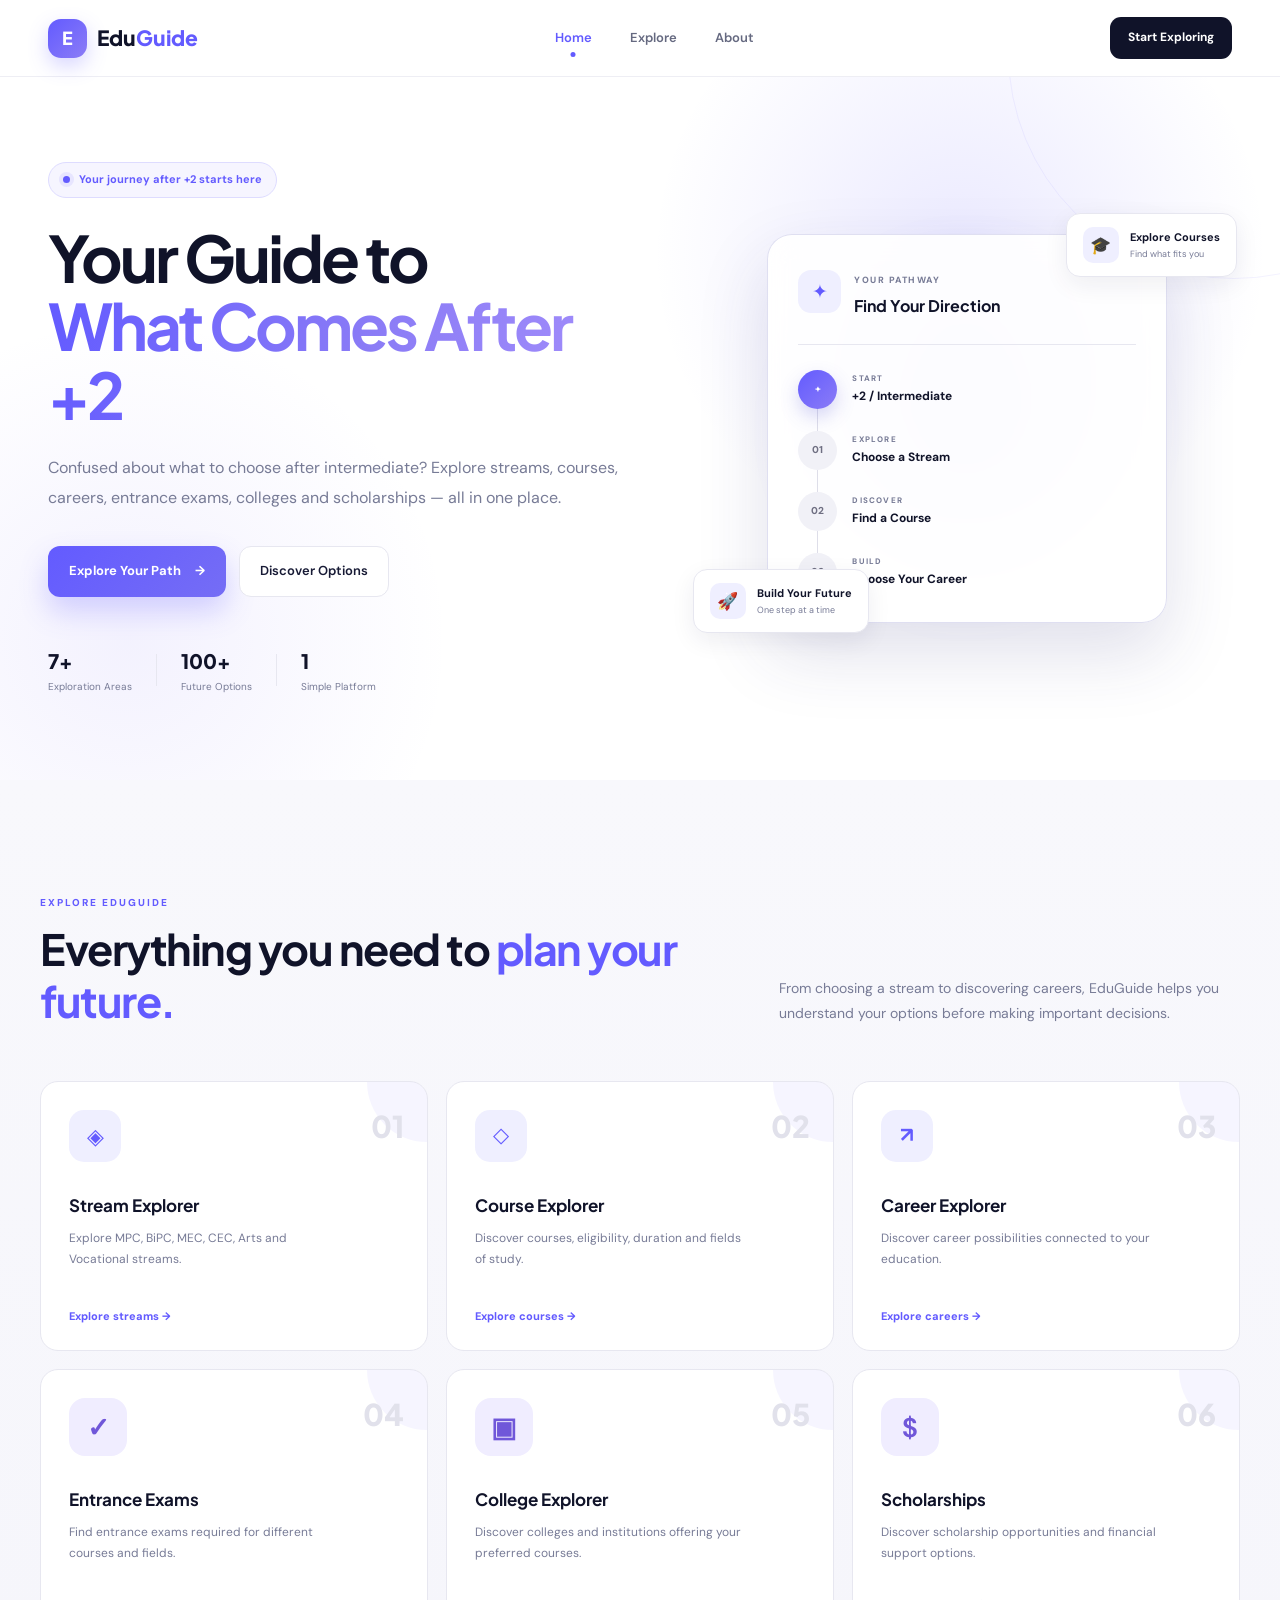
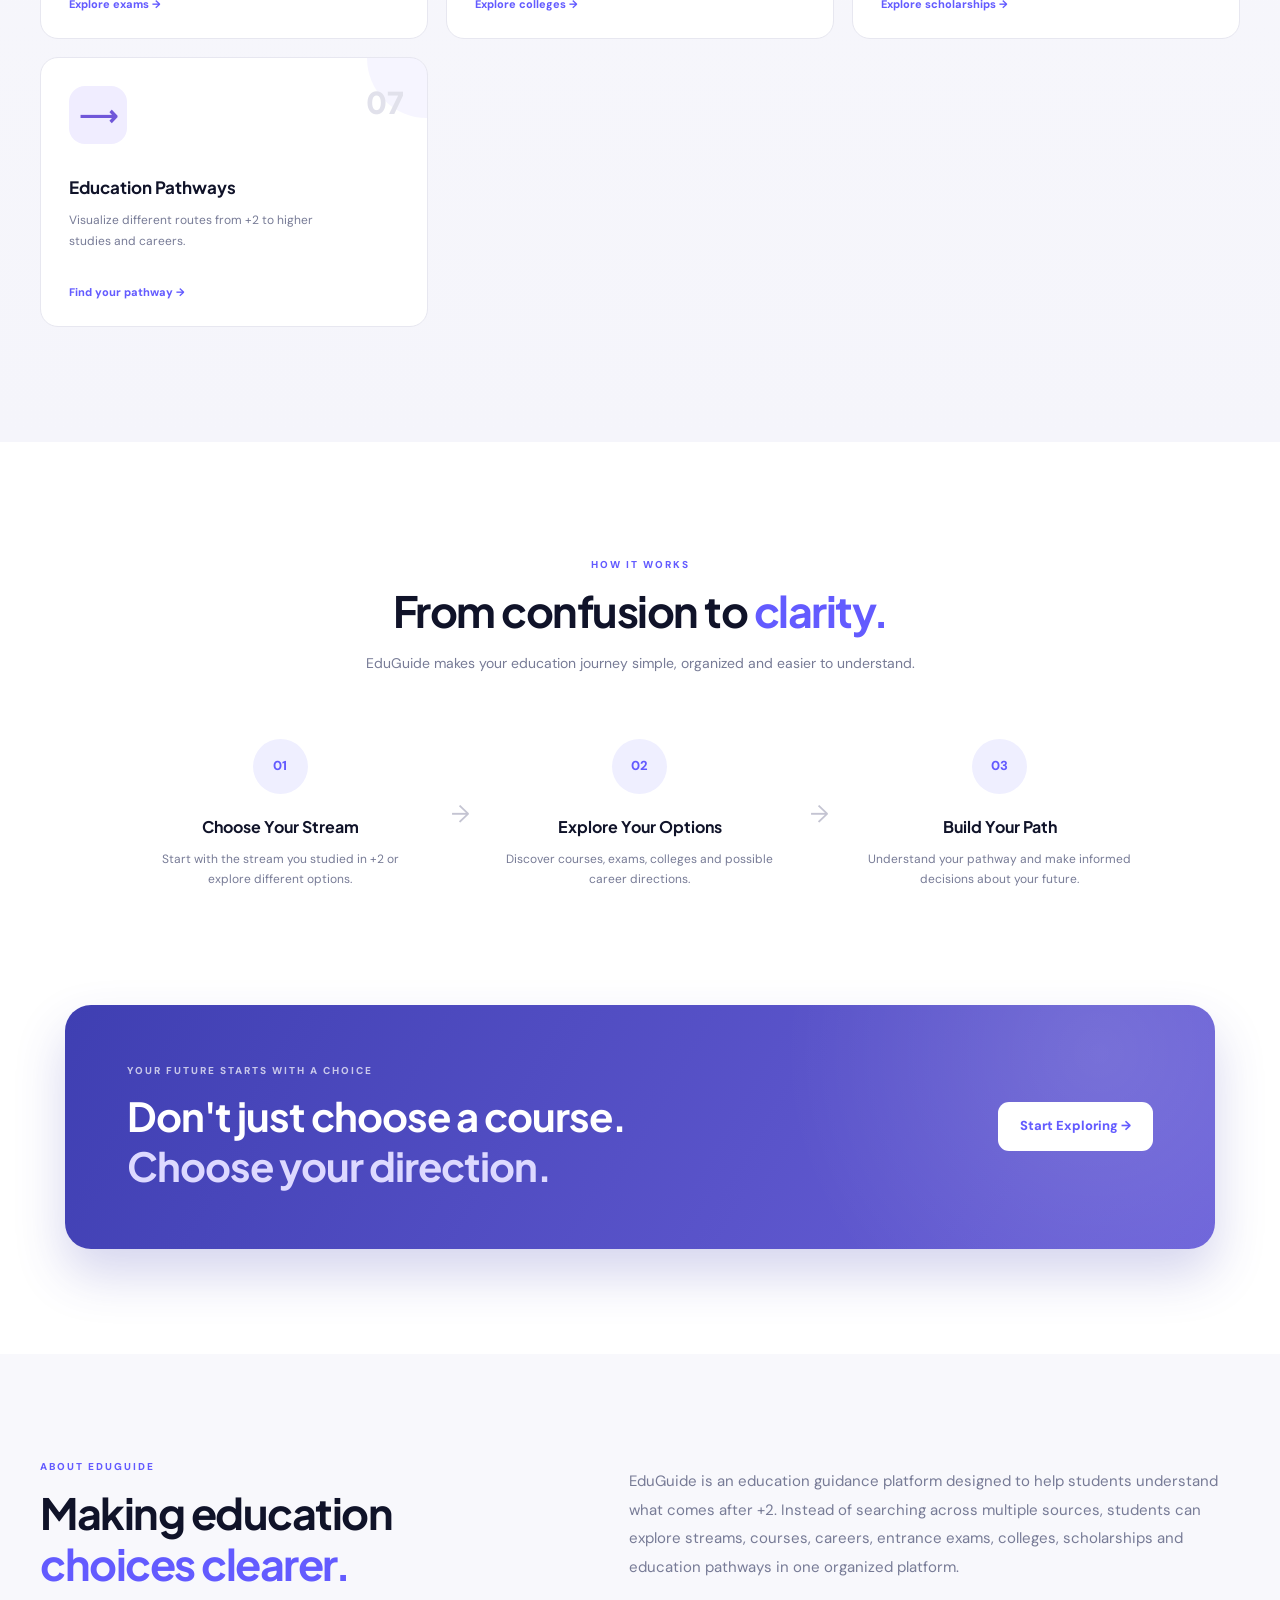
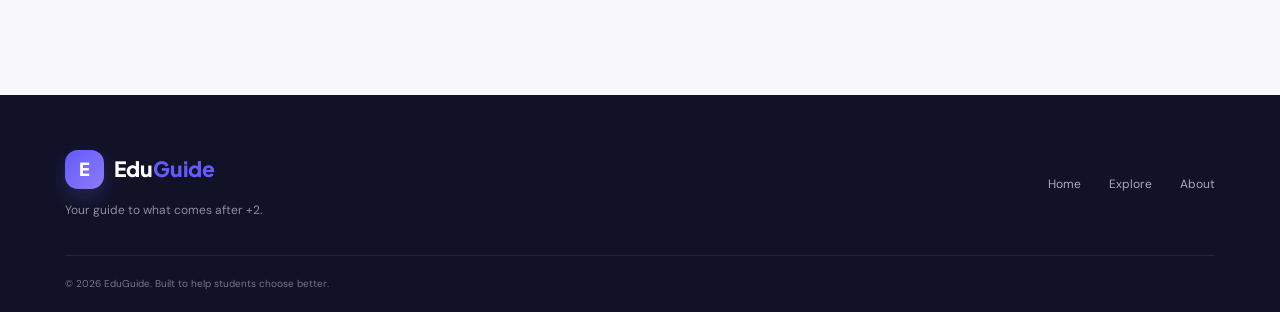
<file: career-compass/src/main/resources/static/index.html>
<!DOCTYPE html>
<html lang="en">

<head>
    <meta charset="UTF-8">
    <meta name="viewport" content="width=device-width, initial-scale=1.0">

    <title>EduGuide | Your Guide to What Comes After +2</title>

    <link rel="stylesheet" href="css/style.css">

    <!-- Google Font -->
    <link rel="preconnect" href="https://fonts.googleapis.com">
    <link rel="preconnect" href="https://fonts.gstatic.com" crossorigin>

    <link
        href="https://fonts.googleapis.com/css2?family=DM+Sans:wght@400;500;600;700&family=Plus+Jakarta+Sans:wght@500;600;700;800&display=swap"
        rel="stylesheet">
</head>

<body>

    <!-- ================= NAVBAR ================= -->

    <header class="navbar">

        <div class="nav-container">

            <a href="#" class="logo">
                <div class="logo-icon">E</div>
                <span>Edu<span class="logo-highlight">Guide</span></span>
            </a>

            <nav class="nav-links">

                <a href="#" class="nav-link active">Home</a>

                <a href="#explore" class="nav-link">Explore</a>

                <a href="#about" class="nav-link">About</a>

            </nav>

            <a href="#explore" class="nav-button">
                Start Exploring
            </a>

        </div>

    </header>


    <!-- ================= HERO SECTION ================= -->

    <main>

        <section class="hero">

            <div class="hero-container">

                <!-- LEFT SIDE -->

                <div class="hero-content">

                    <div class="hero-badge">
                        <span class="badge-dot"></span>
                        Your journey after +2 starts here
                    </div>

                    <h1>
                        Your Guide to
                        <span>What Comes After +2</span>
                    </h1>

                    <p class="hero-description">
                        Confused about what to choose after intermediate?
                        Explore streams, courses, careers, entrance exams,
                        colleges and scholarships — all in one place.
                    </p>

                    <div class="hero-buttons">

                        <a href="#explore" class="primary-button">
                            Explore Your Path
                            <span>→</span>
                        </a>

                        <a href="#explore" class="secondary-button">
                            Discover Options
                        </a>

                    </div>

                    <div class="hero-stats">

                        <div class="stat">
                            <strong>7+</strong>
                            <span>Exploration Areas</span>
                        </div>

                        <div class="stat-divider"></div>

                        <div class="stat">
                            <strong>100+</strong>
                            <span>Future Options</span>
                        </div>

                        <div class="stat-divider"></div>

                        <div class="stat">
                            <strong>1</strong>
                            <span>Simple Platform</span>
                        </div>

                    </div>

                </div>


                <!-- RIGHT SIDE -->

                <div class="hero-visual">

                    <div class="visual-glow"></div>

                    <div class="path-card main-path-card">

                        <div class="path-header">

                            <div class="path-icon">✦</div>

                            <div>
                                <span>YOUR PATHWAY</span>
                                <h3>Find Your Direction</h3>
                            </div>

                        </div>


                        <div class="path-line">

                            <div class="path-step active-step">

                                <div class="step-circle">+</div>

                                <div class="step-content">
                                    <small>START</small>
                                    <strong>+2 / Intermediate</strong>
                                </div>

                            </div>


                            <div class="connector"></div>


                            <div class="path-step">

                                <div class="step-circle">01</div>

                                <div class="step-content">
                                    <small>EXPLORE</small>
                                    <strong>Choose a Stream</strong>
                                </div>

                            </div>


                            <div class="connector"></div>


                            <div class="path-step">

                                <div class="step-circle">02</div>

                                <div class="step-content">
                                    <small>DISCOVER</small>
                                    <strong>Find a Course</strong>
                                </div>

                            </div>


                            <div class="connector"></div>


                            <div class="path-step">

                                <div class="step-circle">03</div>

                                <div class="step-content">
                                    <small>BUILD</small>
                                    <strong>Choose Your Career</strong>
                                </div>

                            </div>

                        </div>

                    </div>


                    <!-- FLOATING CARD -->

                    <div class="floating-card floating-top">

                        <div class="floating-icon">🎓</div>

                        <div>
                            <strong>Explore Courses</strong>
                            <span>Find what fits you</span>
                        </div>

                    </div>


                    <div class="floating-card floating-bottom">

                        <div class="floating-icon">🚀</div>

                        <div>
                            <strong>Build Your Future</strong>
                            <span>One step at a time</span>
                        </div>

                    </div>

                </div>

            </div>

        </section>


        <!-- ================= EXPLORE SECTION ================= -->

        <section class="explore-section" id="explore">

            <div class="section-container">

                <div class="section-heading">

                    <div>
                        <span class="section-label">EXPLORE EDUGUIDE</span>

                        <h2>
                            Everything you need to
                            <span>plan your future.</span>
                        </h2>
                    </div>

                    <p>
                        From choosing a stream to discovering careers,
                        EduGuide helps you understand your options before
                        making important decisions.
                    </p>

                </div>


                <div class="explore-grid">

                    <!-- STREAM -->
                     <a href="streams.html" class="explore-card">

    <div class="card-icon stream-icon">
        ◈
    </div>

    <div class="card-number">
        01
    </div>

    <h3>
        Stream Explorer
    </h3>

    <p>
        Explore MPC, BiPC, MEC, CEC,
        Arts and Vocational streams.
    </p>

    <span class="card-link">
        Explore streams →
    </span>

</a>


                    
                    <!-- COURSE -->
                     

                   <a href="courses.html" class="explore-card">

                        <div class="card-icon course-icon">
                            ◇
                        </div>

                        <div class="card-number">02</div>

                        <h3>Course Explorer</h3>

                        <p>
                            Discover courses, eligibility,
                            duration and fields of study.
                        </p>

                        <span class="card-link">
                            Explore courses →
                        </span>

                    </a>


                    <!-- CAREER -->

                    <a href="careers.html" class="explore-card">

                        <div class="card-icon career-icon">
                            ↗
                        </div>

                        <div class="card-number">03</div>

                        <h3>Career Explorer</h3>

                        <p>
                            Discover career possibilities
                            connected to your education.
                        </p>

                        <span class="card-link">
                            Explore careers →
                        </span>

                    </a>


                    <!-- EXAMS -->

                   <a href="exams.html" class="explore-card">

                        <div class="card-icon exam-icon">
                            ✓
                        </div>

                        <div class="card-number">04</div>

                        <h3>Entrance Exams</h3>

                        <p>
                            Find entrance exams required
                            for different courses and fields.
                        </p>

                        <span class="card-link">
                            Explore exams →
                        </span>

                    </a>


                    <!-- COLLEGES -->

                   <a href="colleges.html" class="explore-card">

                   

                        <div class="card-icon college-icon">
                            ▣
                        </div>

                        <div class="card-number">05</div>

                        <h3>College Explorer</h3>

                        <p>
                            Discover colleges and institutions
                            offering your preferred courses.
                        </p>

                        <span class="card-link">
                            Explore colleges →
                        </span>

                    </a>


                    <!-- SCHOLARSHIPS -->

                    <a href="scholarships.html" class="explore-card">

                        <div class="card-icon scholarship-icon">
                            $
                        </div>

                        <div class="card-number">06</div>

                        <h3>Scholarships</h3>

                        <p>
                            Discover scholarship opportunities
                            and financial support options.
                        </p>

                        <span class="card-link">
                            Explore scholarships →
                        </span>

                    </a>


                    <!-- PATHWAY -->

                    <a href="pathways.html" class="explore-card">

                        <div class="card-icon pathway-icon">
                            ⟶
                        </div>

                        <div class="card-number">07</div>

                        <h3>Education Pathways</h3>

                        <p>
                            Visualize different routes from
                            +2 to higher studies and careers.
                        </p>

                        <span class="card-link">
                            Find your pathway →
                        </span>

                    </a>

                </div>

            </div>

        </section>


        <!-- ================= HOW IT WORKS ================= -->

        <section class="how-section">

            <div class="section-container">

                <div class="center-heading">

                    <span class="section-label">HOW IT WORKS</span>

                    <h2>
                        From confusion to
                        <span>clarity.</span>
                    </h2>

                    <p>
                        EduGuide makes your education journey
                        simple, organized and easier to understand.
                    </p>

                </div>


                <div class="steps-grid">

                    <div class="journey-step">

                        <div class="journey-number">01</div>

                        <h3>Choose Your Stream</h3>

                        <p>
                            Start with the stream you studied
                            in +2 or explore different options.
                        </p>

                    </div>


                    <div class="journey-arrow">→</div>


                    <div class="journey-step">

                        <div class="journey-number">02</div>

                        <h3>Explore Your Options</h3>

                        <p>
                            Discover courses, exams, colleges
                            and possible career directions.
                        </p>

                    </div>


                    <div class="journey-arrow">→</div>


                    <div class="journey-step">

                        <div class="journey-number">03</div>

                        <h3>Build Your Path</h3>

                        <p>
                            Understand your pathway and make
                            informed decisions about your future.
                        </p>

                    </div>

                </div>

            </div>

        </section>


        <!-- ================= CTA ================= -->

        <section class="cta-section">

            <div class="cta-container">

                <div>

                    <span class="section-label light-label">
                        YOUR FUTURE STARTS WITH A CHOICE
                    </span>

                    <h2>
                        Don't just choose a course.
                        <br>
                        <span>Choose your direction.</span>
                    </h2>

                </div>

                <a href="#explore" class="cta-button">
                    Start Exploring →
                </a>

            </div>

        </section>


        <!-- ================= ABOUT ================= -->

        <section class="about-section" id="about">

            <div class="section-container about-container">

                <div>

                    <span class="section-label">ABOUT EDUGUIDE</span>

                    <h2>
                        Making education
                        <span>choices clearer.</span>
                    </h2>

                </div>

                <p>
                    EduGuide is an education guidance platform designed
                    to help students understand what comes after +2.
                    Instead of searching across multiple sources,
                    students can explore streams, courses, careers,
                    entrance exams, colleges, scholarships and
                    education pathways in one organized platform.
                </p>

            </div>

        </section>

    </main>


    <!-- ================= FOOTER ================= -->

    <footer class="footer">

        <div class="footer-container">

            <div class="footer-brand">

                <a href="#" class="logo footer-logo">
                    <div class="logo-icon">E</div>
                    <span>Edu<span class="logo-highlight">Guide</span></span>
                </a>

                <p>
                    Your guide to what comes after +2.
                </p>

            </div>


            <div class="footer-links">

                <a href="#">Home</a>
                <a href="#explore">Explore</a>
                <a href="#about">About</a>

            </div>

        </div>


        <div class="footer-bottom">

            <p>
                © 2026 EduGuide. Built to help students choose better.
            </p>

        </div>

    </footer>


    <script src="js/script.js"></script>

</body>

</html>
</file>
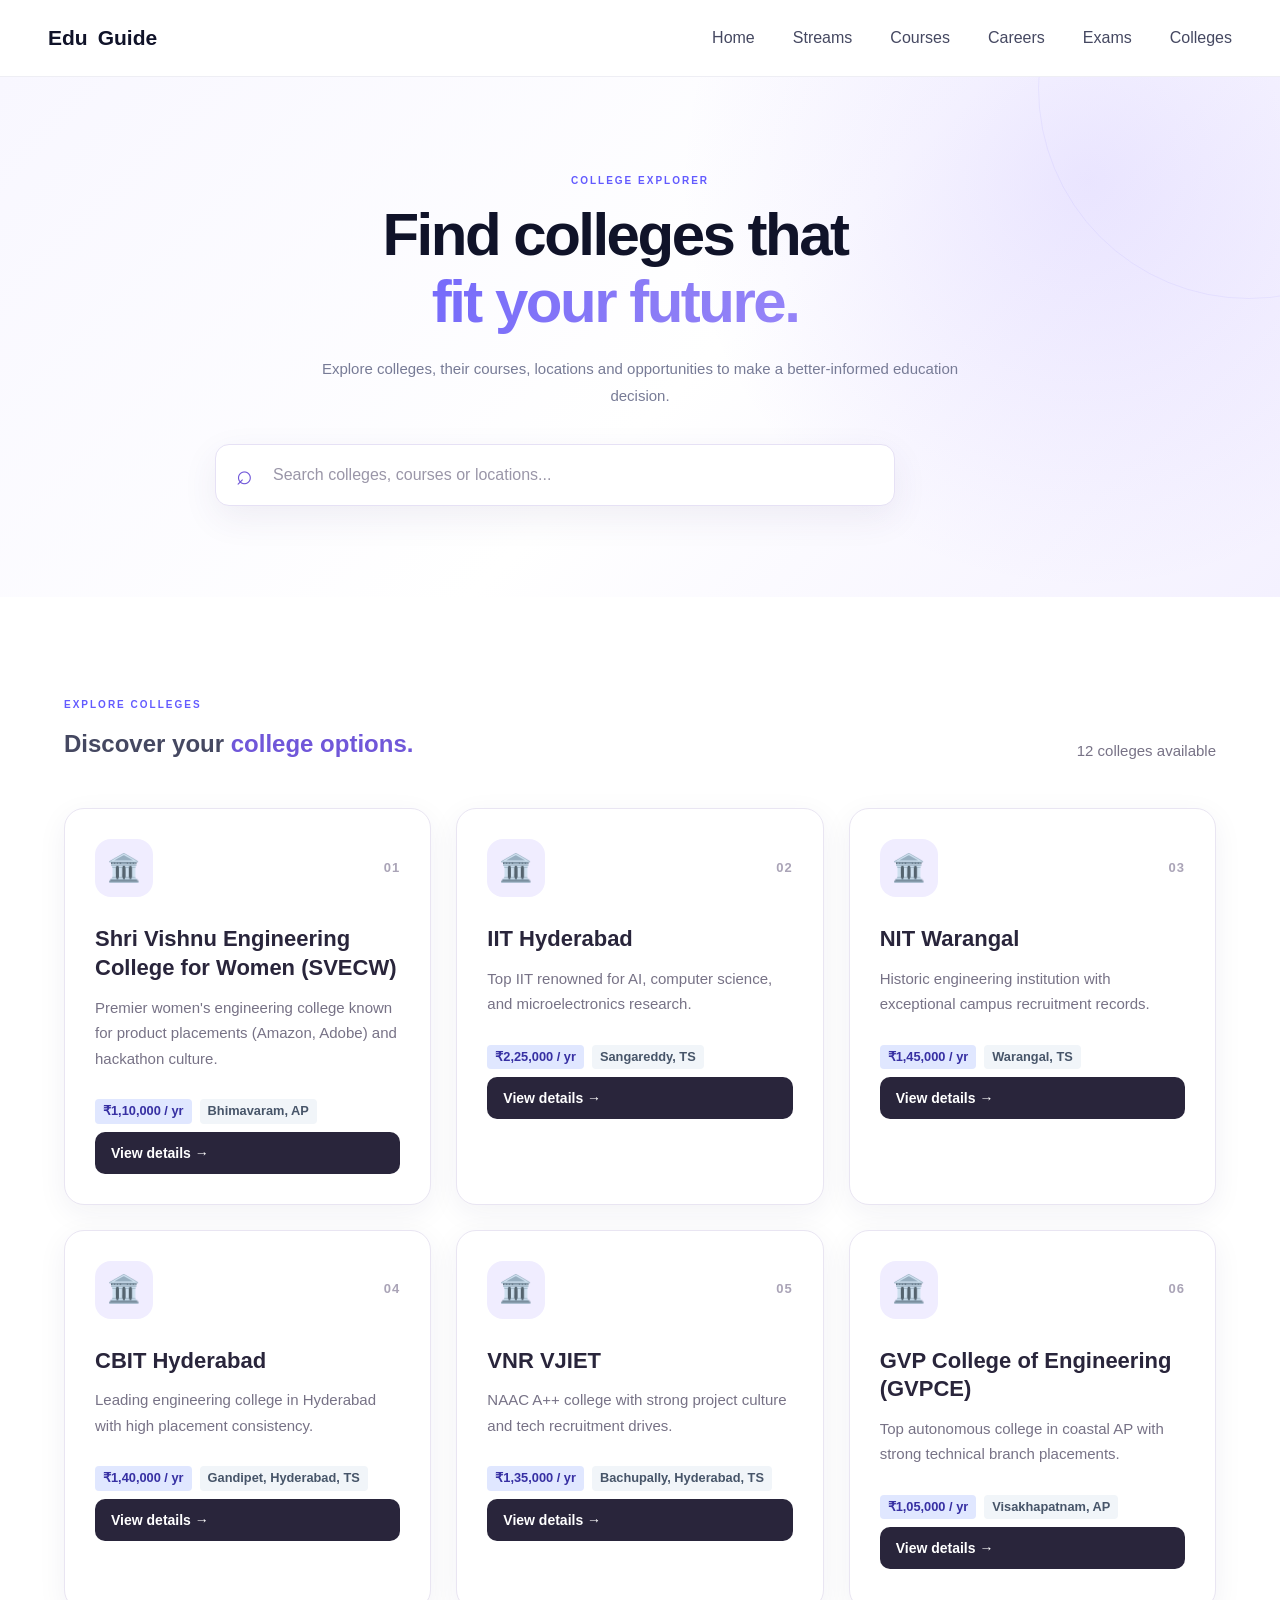
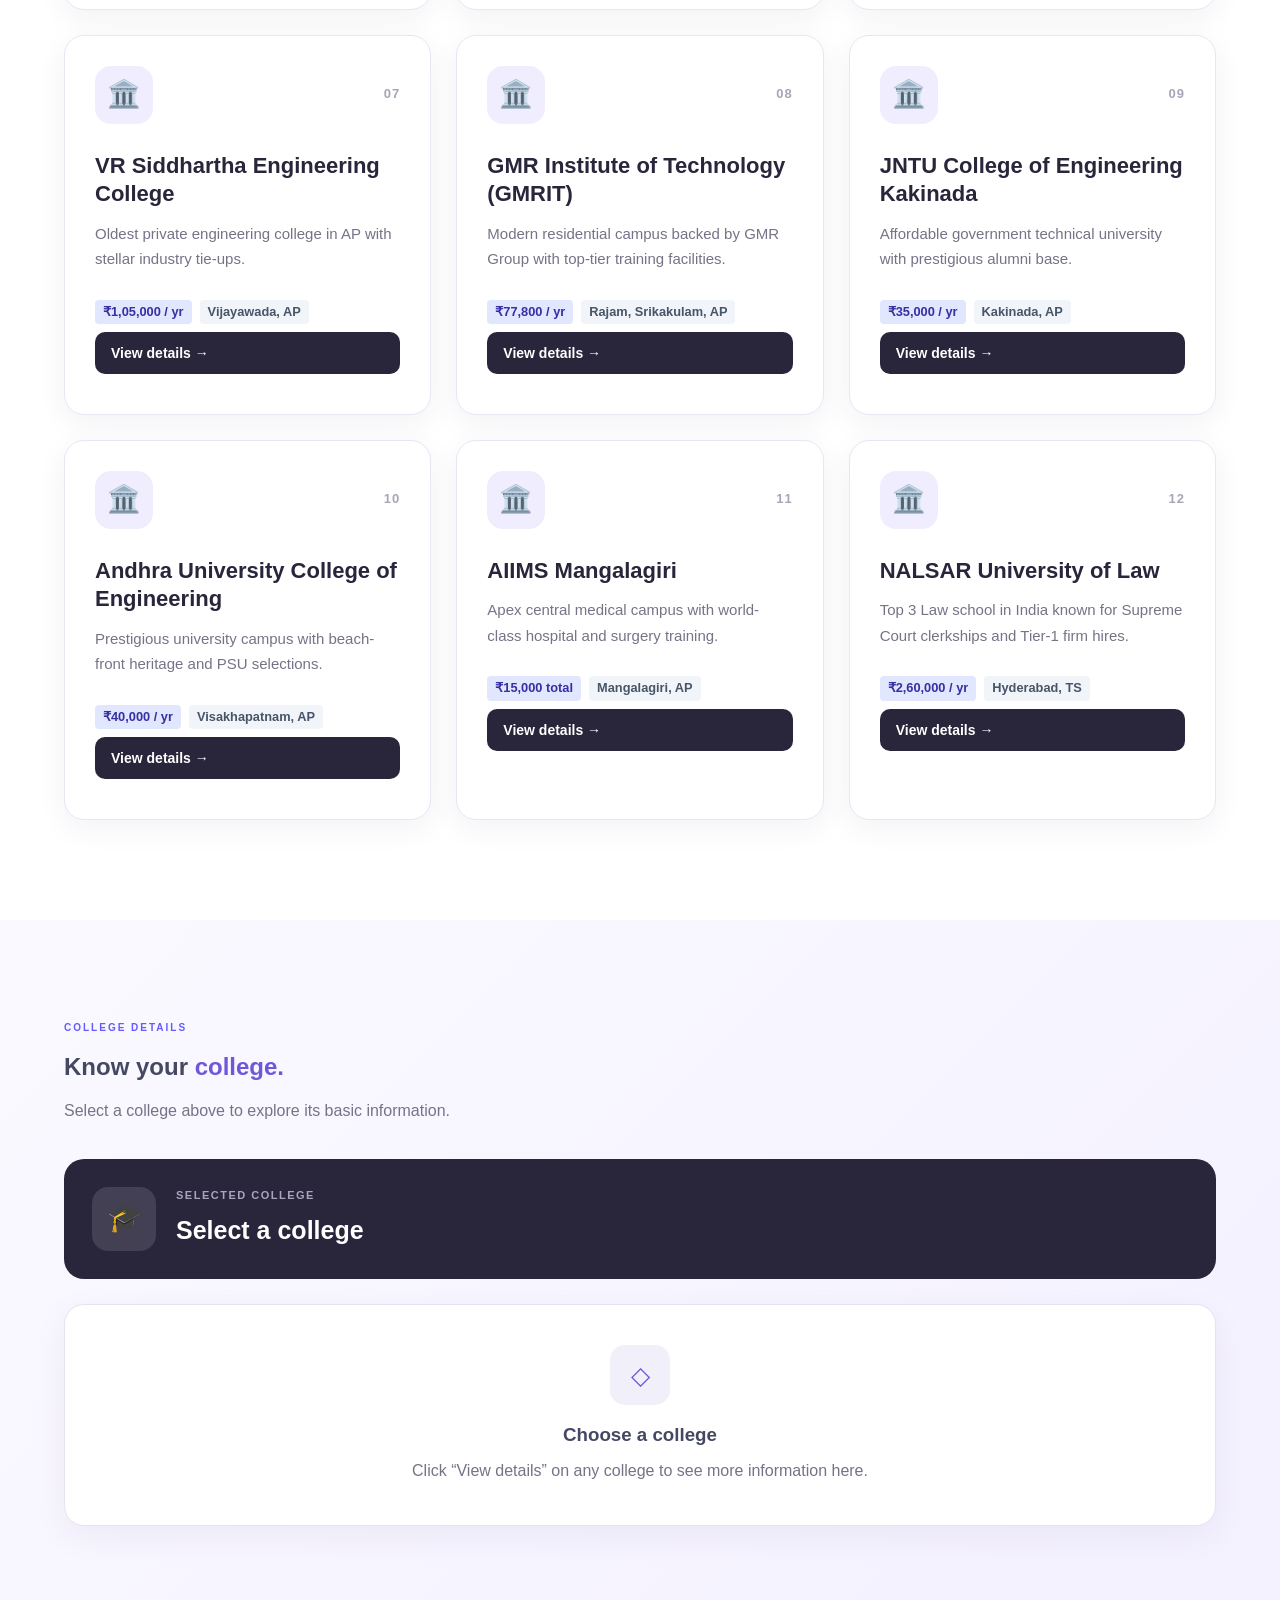
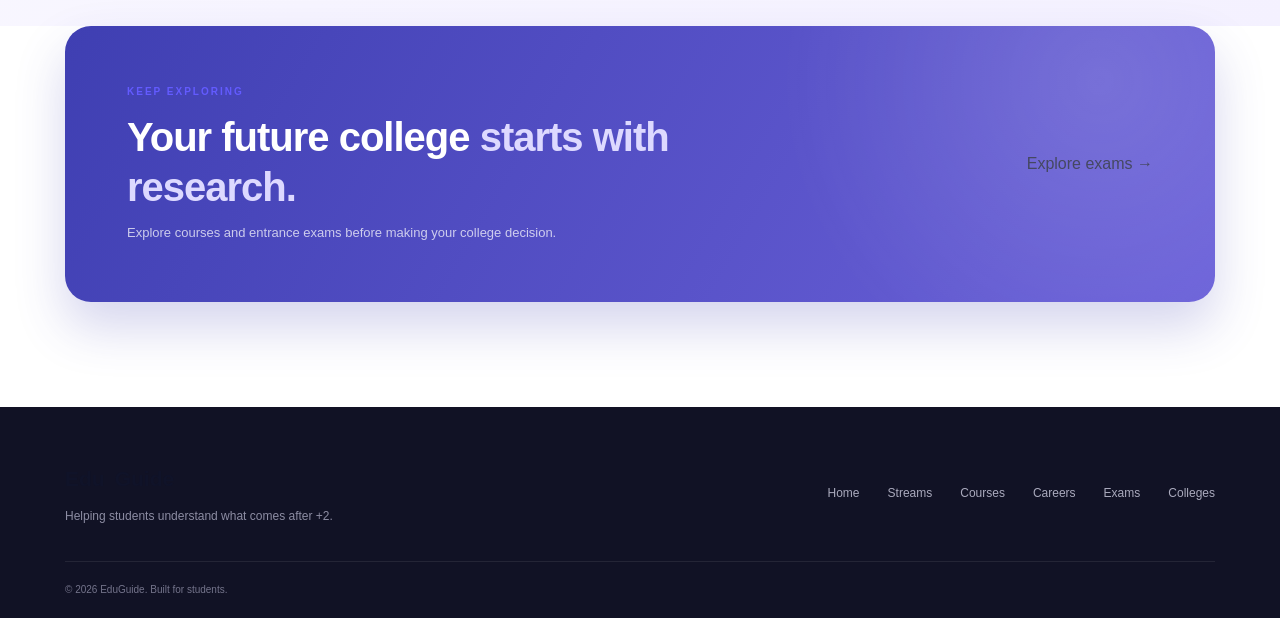
<file: career-compass/src/main/resources/static/colleges.html>
<!DOCTYPE html>
<html lang="en">

<head>

    <meta charset="UTF-8">

    <meta
        name="viewport"
        content="width=device-width, initial-scale=1.0"
    >

    <title>College Explorer | EduGuide</title>

    <link rel="stylesheet" href="css/style.css">

</head>


<body>


    <!-- =====================================================
         NAVBAR
         ===================================================== -->

    <header class="navbar">

        <div class="nav-container">

            <a href="index.html" class="logo">
                Edu<span>Guide</span>
            </a>


            <nav class="nav-links">

                <a href="index.html">
                    Home
                </a>

                <a href="streams.html">
                    Streams
                </a>

                <a href="courses.html">
                    Courses
                </a>

                <a href="careers.html">
                    Careers
                </a>

                <a href="exams.html">
                    Exams
                </a>

                <a href="colleges.html" class="active">
                    Colleges
                </a>

            </nav>

        </div>

    </header>



    <!-- =====================================================
         HERO
         ===================================================== -->

    <section class="explorer-hero college-hero">

        <div class="explorer-hero-content">

            <div class="section-label">
                COLLEGE EXPLORER
            </div>


            <h1>
                Find colleges that
                <span>fit your future.</span>
            </h1>


            <p>
                Explore colleges, their courses,
                locations and opportunities to make
                a better-informed education decision.
            </p>


            <div class="college-search">

                <span class="college-search-icon">
                    ⌕
                </span>

                <input
                    type="text"
                    id="collegeSearch"
                    placeholder="Search colleges, courses or locations..."
                    autocomplete="off"
                >

            </div>

        </div>

    </section>



    <!-- =====================================================
         COLLEGE EXPLORER
         ===================================================== -->

    <section class="college-section">

        <div class="college-container">


            <div class="college-heading">

                <div>

                    <div class="section-label">
                        EXPLORE COLLEGES
                    </div>

                    <h2>
                        Discover your
                        <span>college options.</span>
                    </h2>

                </div>


                <p id="collegeCount">
                    6 colleges available
                </p>

            </div>



            <!-- =================================================
                 COLLEGE GRID
                 ================================================= -->

            <div
                class="college-grid"
                id="collegeGrid"
            >


                <!-- COLLEGE 1 -->

                <div
                    class="college-card"
                    data-college="iit-hyderabad"
                >

                    <div class="college-card-top">

                        <div class="college-icon">
                            🎓
                        </div>

                        <span class="college-code">
                            01
                        </span>

                    </div>


                    <h3>
                        IIT Hyderabad
                    </h3>


                    <p>
                        An institute offering undergraduate,
                        postgraduate and research programmes
                        in engineering, science and technology.
                    </p>


                    <div class="college-tags">

                        <span>
                            Engineering
                        </span>

                        <span>
                            Hyderabad
                        </span>

                    </div>


                    <button
                        class="college-view-btn"
                        type="button"
                    >
                        View details
                        <span>→</span>
                    </button>

                </div>



                <!-- COLLEGE 2 -->

                <div
                    class="college-card"
                    data-college="nit-warangal"
                >

                    <div class="college-card-top">

                        <div class="college-icon">
                            ◈
                        </div>

                        <span class="college-code">
                            02
                        </span>

                    </div>


                    <h3>
                        NIT Warangal
                    </h3>


                    <p>
                        A leading technical institution
                        offering programmes in engineering,
                        technology and related disciplines.
                    </p>


                    <div class="college-tags">

                        <span>
                            Engineering
                        </span>

                        <span>
                            Warangal
                        </span>

                    </div>


                    <button
                        class="college-view-btn"
                        type="button"
                    >
                        View details
                        <span>→</span>
                    </button>

                </div>



                <!-- COLLEGE 3 -->

                <div
                    class="college-card"
                    data-college="andhra-university"
                >

                    <div class="college-card-top">

                        <div class="college-icon">
                            ◇
                        </div>

                        <span class="college-code">
                            03
                        </span>

                    </div>


                    <h3>
                        Andhra University
                    </h3>


                    <p>
                        A university offering programmes
                        across science, engineering, arts,
                        commerce and other disciplines.
                    </p>


                    <div class="college-tags">

                        <span>
                            University
                        </span>

                        <span>
                            Visakhapatnam
                        </span>

                    </div>


                    <button
                        class="college-view-btn"
                        type="button"
                    >
                        View details
                        <span>→</span>
                    </button>

                </div>



                <!-- COLLEGE 4 -->

                <div
                    class="college-card"
                    data-college="jntu-kakinada"
                >

                    <div class="college-card-top">

                        <div class="college-icon">
                            ⚙
                        </div>

                        <span class="college-code">
                            04
                        </span>

                    </div>


                    <h3>
                        JNTU Kakinada
                    </h3>


                    <p>
                        A technical university known for
                        engineering, technology and
                        professional education.
                    </p>


                    <div class="college-tags">

                        <span>
                            Engineering
                        </span>

                        <span>
                            Kakinada
                        </span>

                    </div>


                    <button
                        class="college-view-btn"
                        type="button"
                    >
                        View details
                        <span>→</span>
                    </button>

                </div>



                <!-- COLLEGE 5 -->

                <div
                    class="college-card"
                    data-college="osmania-university"
                >

                    <div class="college-card-top">

                        <div class="college-icon">
                            ▣
                        </div>

                        <span class="college-code">
                            05
                        </span>

                    </div>


                    <h3>
                        Osmania University
                    </h3>


                    <p>
                        A multidisciplinary university
                        offering programmes in science,
                        arts, commerce, law and technology.
                    </p>


                    <div class="college-tags">

                        <span>
                            University
                        </span>

                        <span>
                            Hyderabad
                        </span>

                    </div>


                    <button
                        class="college-view-btn"
                        type="button"
                    >
                        View details
                        <span>→</span>
                    </button>

                </div>



                <!-- COLLEGE 6 -->

                <div
                    class="college-card"
                    data-college="svu"
                >

                    <div class="college-card-top">

                        <div class="college-icon">
                            ✦
                        </div>

                        <span class="college-code">
                            06
                        </span>

                    </div>


                    <h3>
                        Sri Venkateswara University
                    </h3>


                    <p>
                        A university offering undergraduate
                        and postgraduate education across
                        multiple academic disciplines.
                    </p>


                    <div class="college-tags">

                        <span>
                            University
                        </span>

                        <span>
                            Tirupati
                        </span>

                    </div>


                    <button
                        class="college-view-btn"
                        type="button"
                    >
                        View details
                        <span>→</span>
                    </button>

                </div>


            </div>



            <!-- =================================================
                 NO RESULTS
                 ================================================= -->

            <div
                class="college-no-results"
                id="collegeNoResults"
            >

                <div class="college-empty-icon">
                    ⌕
                </div>

                <h3>
                    No colleges found
                </h3>

                <p>
                    Try searching with another college,
                    course or location.
                </p>

            </div>


        </div>

    </section>



    <!-- =====================================================
         COLLEGE DETAILS
         ===================================================== -->

    <section
        class="college-details-section"
        id="collegeDetails"
    >

        <div class="college-container">


            <div class="college-details-heading">

                <div class="section-label">
                    COLLEGE DETAILS
                </div>

                <h2>
                    Know your
                    <span>college.</span>
                </h2>

                <p>
                    Select a college above to explore
                    its basic information.
                </p>

            </div>



            <!-- SELECTED COLLEGE -->

            <div class="selected-college-card">

                <div class="selected-college-icon">
                    🎓
                </div>

                <div>

                    <span>
                        SELECTED COLLEGE
                    </span>

                    <h3 id="selectedCollegeName">
                        Select a college
                    </h3>

                </div>

            </div>



            <!-- DETAILS -->

            <div
                class="college-detail-content"
                id="collegeDetailContent"
            >

                <div class="college-empty-state">

                    <div class="college-empty-large-icon">
                        ◇
                    </div>

                    <h3>
                        Choose a college
                    </h3>

                    <p>
                        Click “View details” on any
                        college to see more information here.
                    </p>

                </div>

            </div>


        </div>

    </section>



    <!-- =====================================================
         CTA
         ===================================================== -->

    <section class="explorer-cta">

        <div class="explorer-cta-container">

            <div>

                <div class="section-label">
                    KEEP EXPLORING
                </div>

                <h2>
                    Your future college
                    <span>starts with research.</span>
                </h2>

                <p>
                    Explore courses and entrance exams
                    before making your college decision.
                </p>

            </div>


            <a
                href="exams.html"
                class="primary-btn"
            >
                Explore exams →
            </a>

        </div>

    </section>



    <!-- =====================================================
         FOOTER
         ===================================================== -->

    <footer class="footer">

        <div class="footer-container">

            <div class="footer-brand">

                <a
                    href="index.html"
                    class="logo"
                >
                    Edu<span>Guide</span>
                </a>

                <p>
                    Helping students understand
                    what comes after +2.
                </p>

            </div>


            <div class="footer-links">

                <a href="index.html">
                    Home
                </a>

                <a href="streams.html">
                    Streams
                </a>

                <a href="courses.html">
                    Courses
                </a>

                <a href="careers.html">
                    Careers
                </a>

                <a href="exams.html">
                    Exams
                </a>

                <a href="colleges.html">
                    Colleges
                </a>

            </div>

        </div>


        <div class="footer-bottom">

            <p>
                © 2026 EduGuide. Built for students.
            </p>

        </div>

    </footer>



    <!-- JAVASCRIPT -->

    <script src="js/script.js"></script>

</body>

</html>
</file>
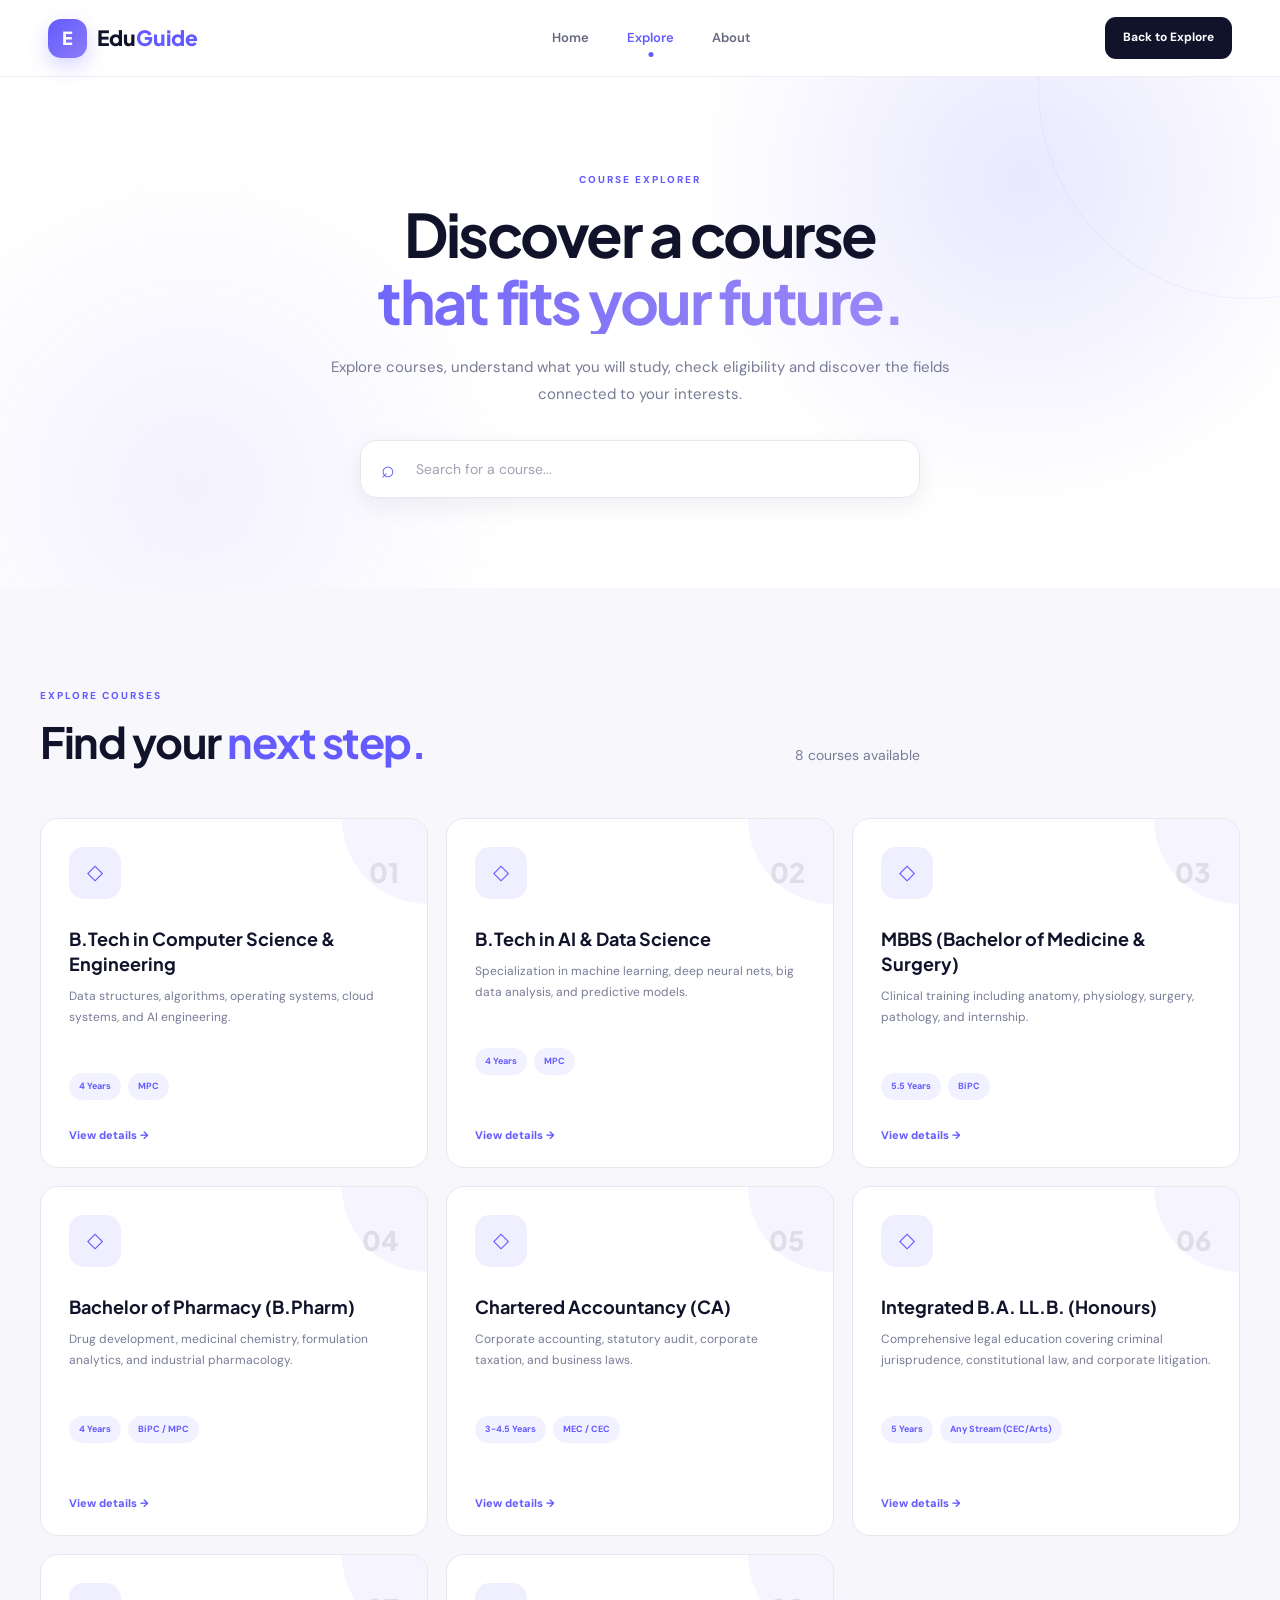
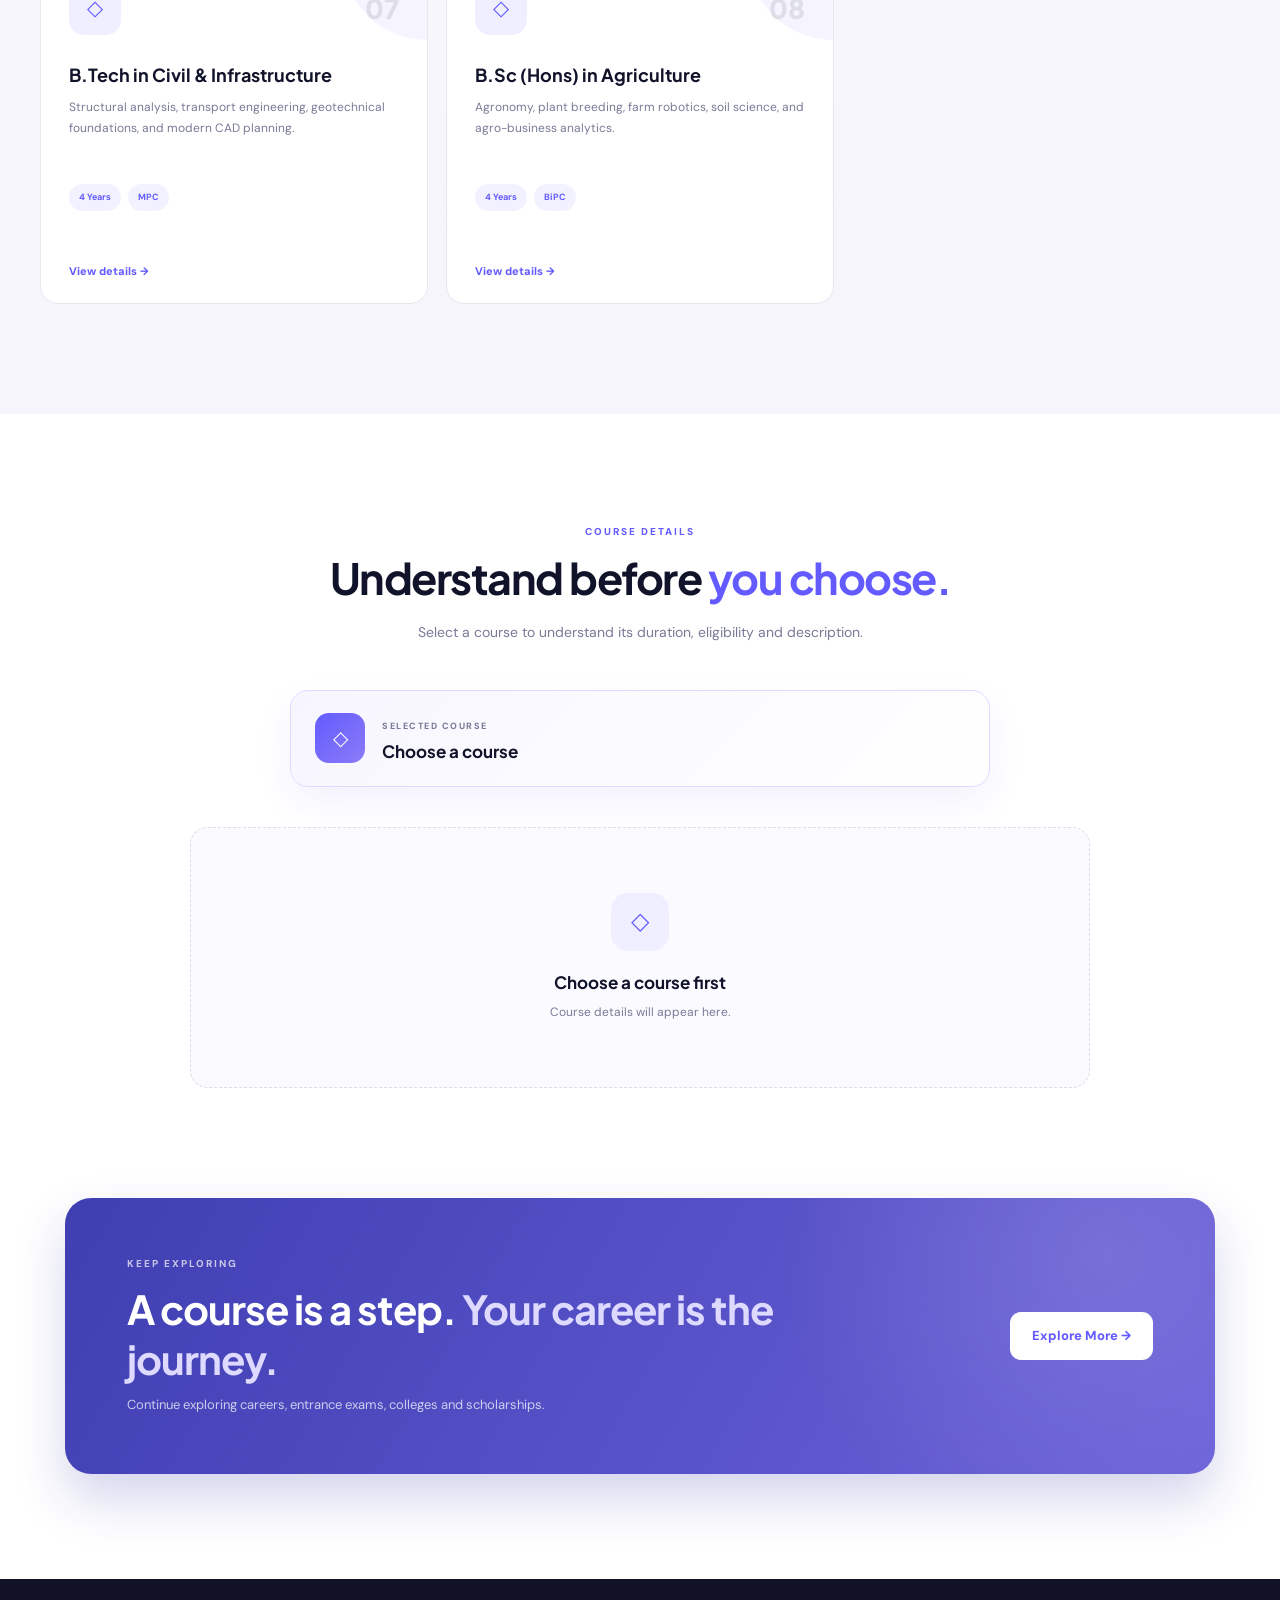
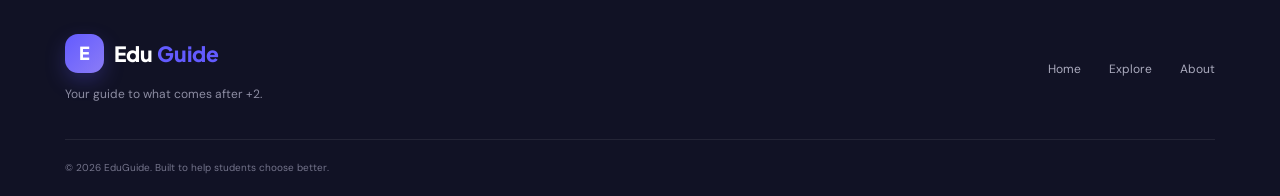
<file: career-compass/src/main/resources/static/courses.html>
<!DOCTYPE html>
<html lang="en">

<head>
    <meta charset="UTF-8">
    <meta name="viewport" content="width=device-width, initial-scale=1.0">

    <title>Course Explorer | EduGuide</title>

    <link rel="stylesheet" href="css/style.css">

    <link rel="preconnect" href="https://fonts.googleapis.com">
    <link rel="preconnect" href="https://fonts.gstatic.com" crossorigin>

    <link
        href="https://fonts.googleapis.com/css2?family=DM+Sans:wght@400;500;600;700&family=Plus+Jakarta+Sans:wght@500;600;700;800&display=swap"
        rel="stylesheet">
</head>

<body>

    <!-- NAVBAR -->
    <header class="navbar">

        <div class="nav-container">

            <a href="index.html" class="logo">

                <div class="logo-icon">E</div>

                <span>
                    Edu<span class="logo-highlight">Guide</span>
                </span>

            </a>

            <nav class="nav-links">

                <a href="index.html" class="nav-link">
                    Home
                </a>

                <a href="index.html#explore" class="nav-link active">
                    Explore
                </a>

                <a href="index.html#about" class="nav-link">
                    About
                </a>

            </nav>

            <a href="index.html#explore" class="nav-button">
                Back to Explore
            </a>

        </div>

    </header>


    <main>

        <!-- HERO -->

        <section class="course-hero">

            <div class="course-hero-content">

                <span class="section-label">
                    COURSE EXPLORER
                </span>

                <h1>
                    Discover a course
                    <span>that fits your future.</span>
                </h1>

                <p>
                    Explore courses, understand what you will study,
                    check eligibility and discover the fields connected
                    to your interests.
                </p>

                <div class="course-search">

                    <span class="course-search-icon">
                        ⌕
                    </span>

                    <input
                        type="text"
                        id="courseSearch"
                        placeholder="Search for a course..."
                        autocomplete="off">

                </div>

            </div>

        </section>


        <!-- COURSE SECTION -->

        <section class="course-section">

            <div class="course-container">

                <div class="course-heading">

                    <div>

                        <span class="section-label">
                            EXPLORE COURSES
                        </span>

                        <h2>
                            Find your
                            <span>next step.</span>
                        </h2>

                    </div>

                    <p id="courseCount">
                        Explore available courses.
                    </p>

                </div>


                <!-- COURSE GRID -->

                <div
                    class="course-grid"
                    id="courseGrid"
                >

                    <!-- Courses will be loaded here -->

                </div>


                <!-- NO RESULTS -->

                <div
                    class="course-no-results"
                    id="courseNoResults"
                >

                    <div class="course-empty-icon">
                        ⌕
                    </div>

                    <h3>
                        No courses found
                    </h3>

                    <p>
                        Try searching for Computer Science,
                        Information Technology or another course.
                    </p>

                </div>

            </div>

        </section>


        <!-- COURSE DETAILS -->

        <section
            class="course-details-section"
            id="courseDetails"
        >

            <div class="course-container">

                <div class="course-details-heading">

                    <span class="section-label">
                        COURSE DETAILS
                    </span>

                    <h2>
                        Understand before
                        <span>you choose.</span>
                    </h2>

                    <p>
                        Select a course to understand its duration,
                        eligibility and description.
                    </p>

                </div>


                <div
                    class="selected-course-card"
                    id="selectedCourseCard"
                >

                    <div class="selected-course-icon">
                        ◇
                    </div>

                    <div>

                        <span>
                            SELECTED COURSE
                        </span>

                        <h3 id="selectedCourseName">
                            Choose a course
                        </h3>

                    </div>

                </div>


                <div
                    class="course-detail-content"
                    id="courseDetailContent"
                >

                    <div class="course-empty-state">

                        <div class="course-empty-large-icon">
                            ◇
                        </div>

                        <h3>
                            Choose a course first
                        </h3>

                        <p>
                            Course details will appear here.
                        </p>

                    </div>

                </div>

            </div>

        </section>


        <!-- CTA -->

        <section class="explorer-cta">

            <div class="explorer-cta-container">

                <div>

                    <span class="section-label light-label">
                        KEEP EXPLORING
                    </span>

                    <h2>
                        A course is a step.
                        <span>Your career is the journey.</span>
                    </h2>

                    <p>
                        Continue exploring careers, entrance exams,
                        colleges and scholarships.
                    </p>

                </div>

                <a
                    href="index.html#explore"
                    class="cta-button"
                >
                    Explore More →
                </a>

            </div>

        </section>

    </main>


    <!-- FOOTER -->

    <footer class="footer">

        <div class="footer-container">

            <div class="footer-brand">

                <a
                    href="index.html"
                    class="logo footer-logo"
                >

                    <div class="logo-icon">
                        E
                    </div>

                    <span>
                        Edu<span class="logo-highlight">
                            Guide
                        </span>
                    </span>

                </a>

                <p>
                    Your guide to what comes after +2.
                </p>

            </div>


            <div class="footer-links">

                <a href="index.html">
                    Home
                </a>

                <a href="index.html#explore">
                    Explore
                </a>

                <a href="index.html#about">
                    About
                </a>

            </div>

        </div>


        <div class="footer-bottom">

            <p>
                © 2026 EduGuide. Built to help students choose better.
            </p>

        </div>

    </footer>


    <script src="js/script.js"></script>

</body>

</html>
</file>
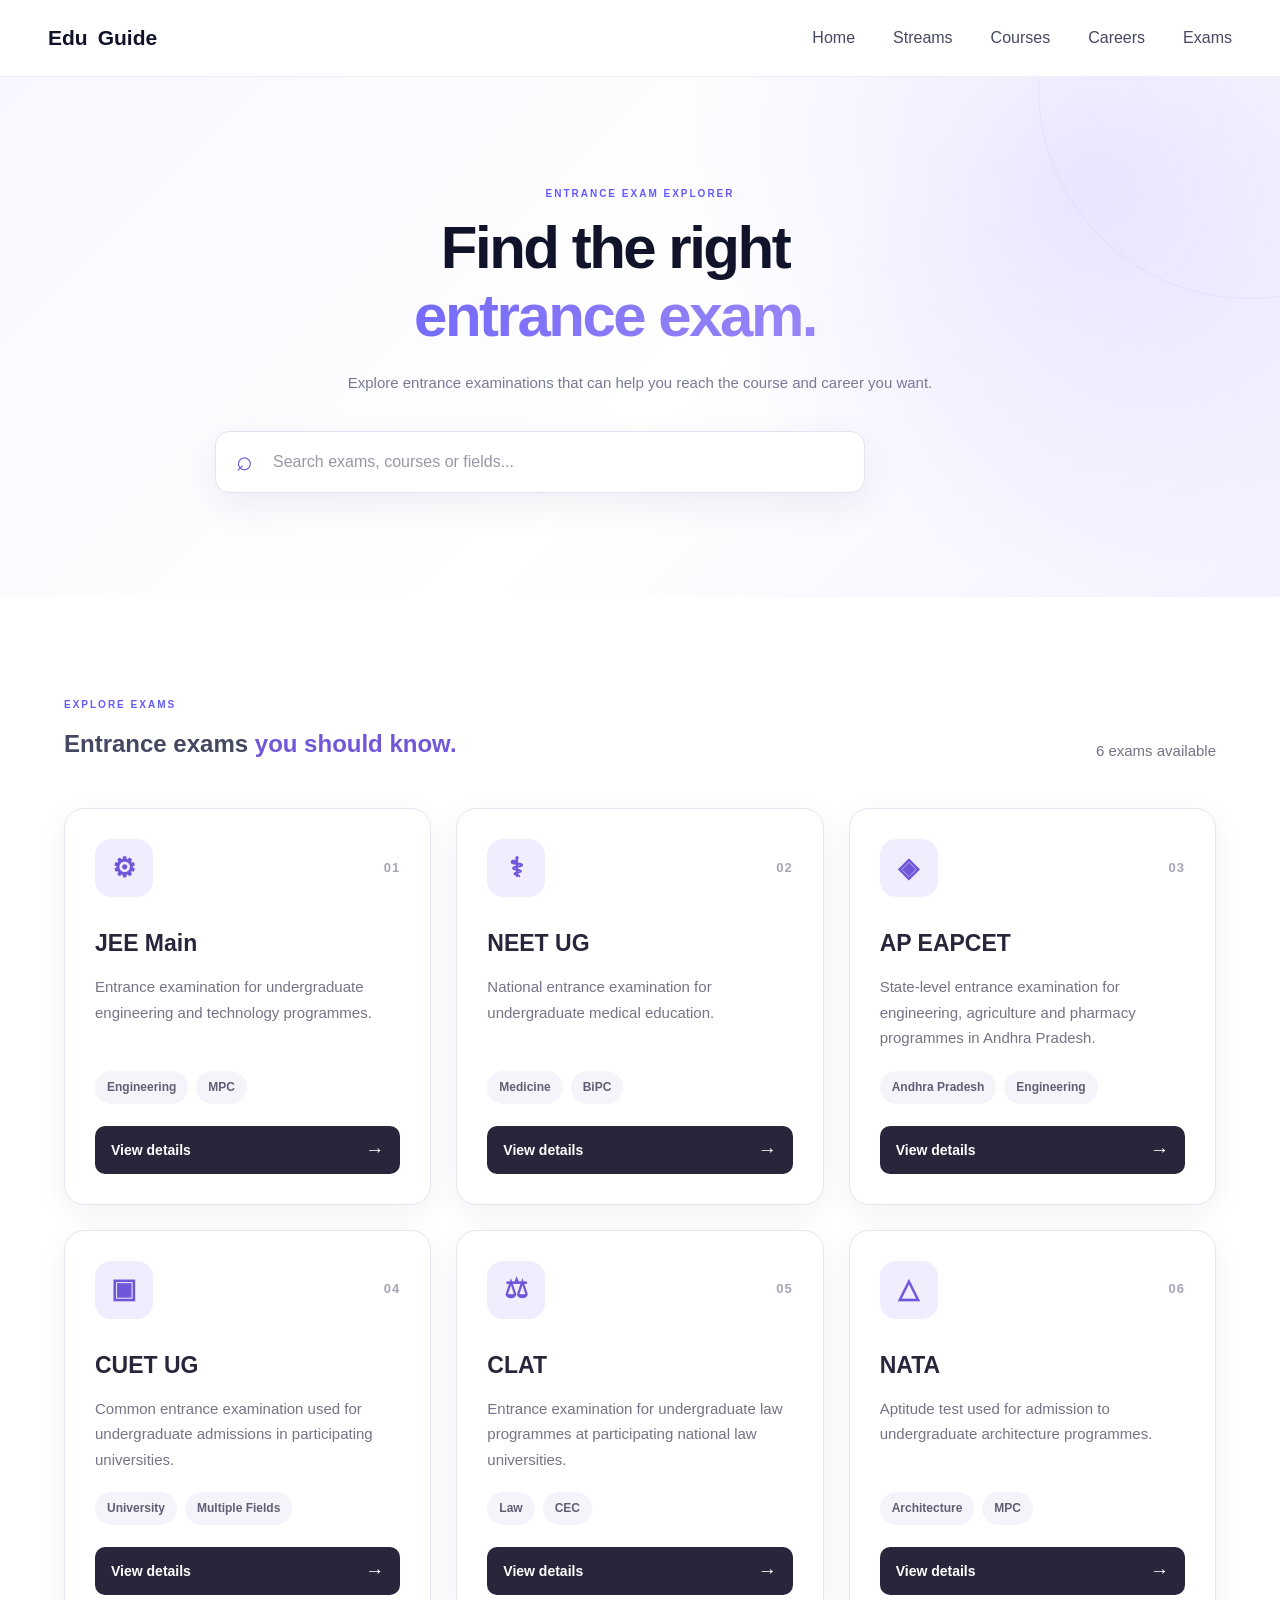
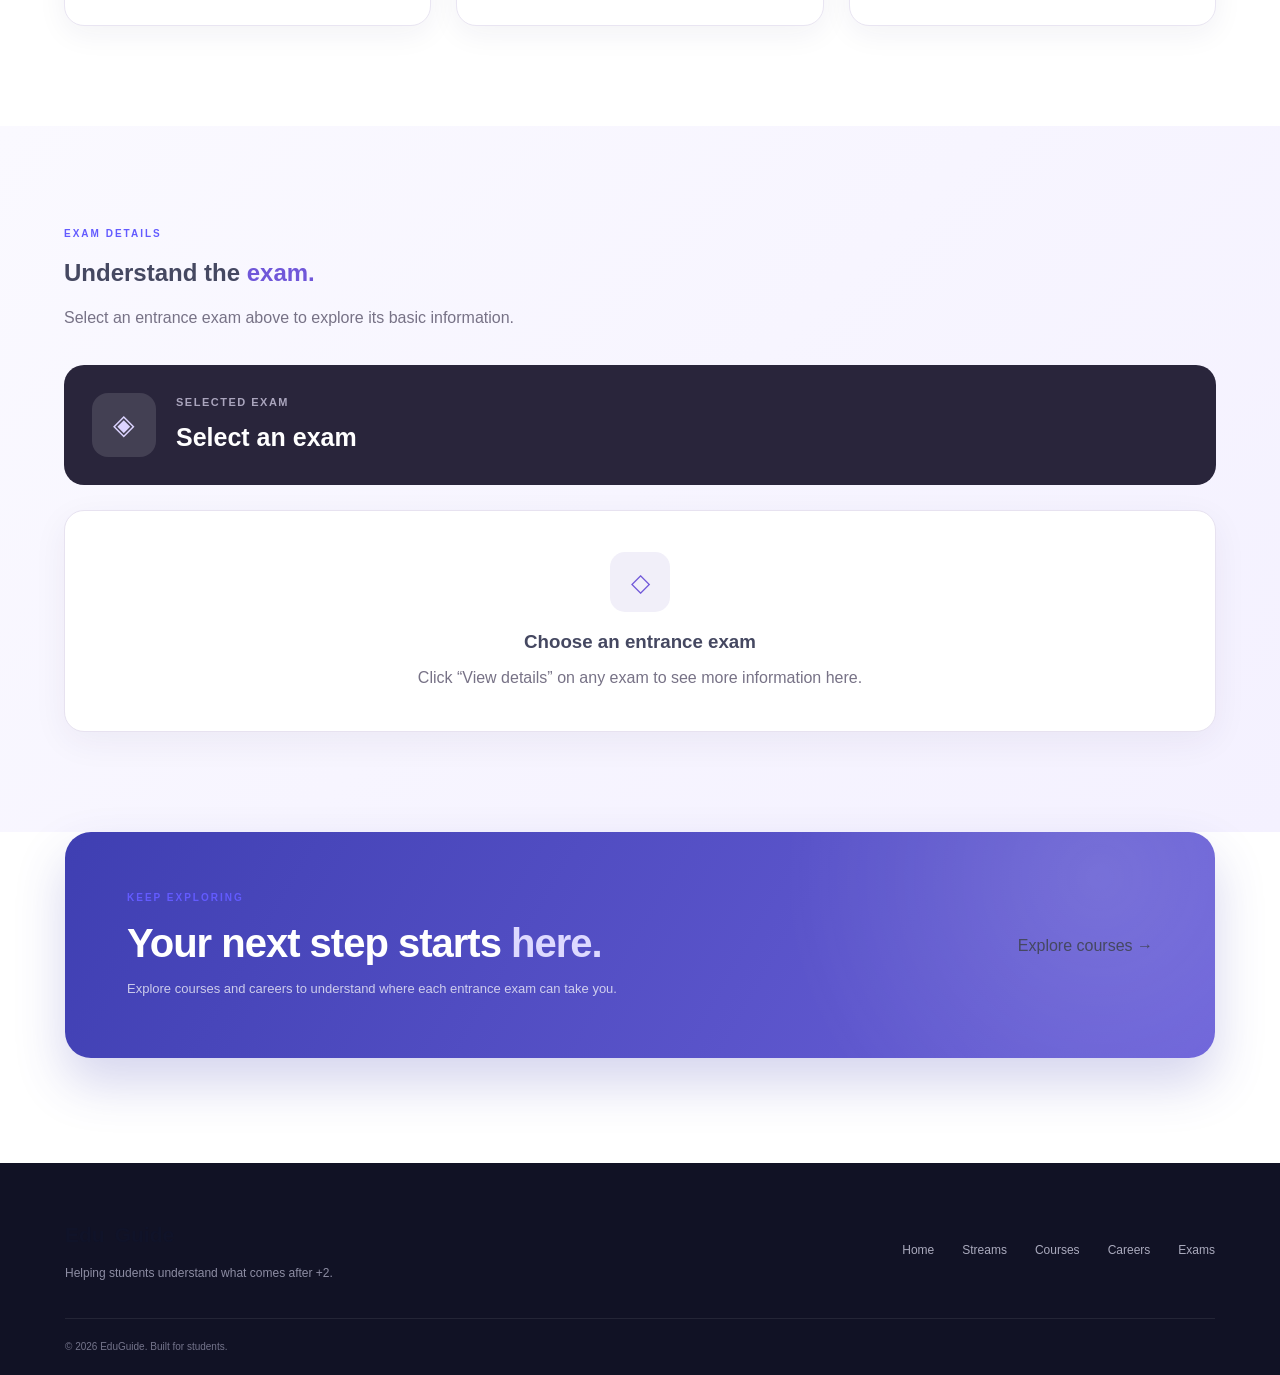
<file: career-compass/src/main/resources/static/exams.html>
<!DOCTYPE html>
<html lang="en">

<head>
    <meta charset="UTF-8">

    <meta
        name="viewport"
        content="width=device-width, initial-scale=1.0"
    >

    <title>Entrance Exam Explorer | EduGuide</title>

    <link rel="stylesheet" href="css/style.css">
</head>


<body>


    <!-- =====================================================
         NAVBAR
         ===================================================== -->

    <header class="navbar">

        <div class="nav-container">

            <a href="index.html" class="logo">
                Edu<span>Guide</span>
            </a>


            <nav class="nav-links">

                <a href="index.html">
                    Home
                </a>

                <a href="streams.html">
                    Streams
                </a>

                <a href="courses.html">
                    Courses
                </a>

                <a href="careers.html">
                    Careers
                </a>

                <a href="exams.html" class="active">
                    Exams
                </a>

            </nav>

        </div>

    </header>



    <!-- =====================================================
         HERO
         ===================================================== -->

    <section class="explorer-hero exam-hero">

        <div class="explorer-hero-content">

            <div class="section-label">
                ENTRANCE EXAM EXPLORER
            </div>


            <h1>
                Find the right
                <span>entrance exam.</span>
            </h1>


            <p>
                Explore entrance examinations that can
                help you reach the course and career
                you want.
            </p>


            <div class="exam-search">

                <span class="exam-search-icon">
                    ⌕
                </span>

                <input
                    type="text"
                    id="examSearch"
                    placeholder="Search exams, courses or fields..."
                    autocomplete="off"
                >

            </div>

        </div>

    </section>



    <!-- =====================================================
         EXAM EXPLORER
         ===================================================== -->

    <section class="exam-section">

        <div class="exam-container">


            <div class="exam-heading">

                <div>

                    <div class="section-label">
                        EXPLORE EXAMS
                    </div>

                    <h2>
                        Entrance exams
                        <span>you should know.</span>
                    </h2>

                </div>


                <p id="examCount">
                    6 exams available
                </p>

            </div>



            <!-- EXAM GRID -->

            <div
                class="exam-grid"
                id="examGrid"
            >


                <!-- JEE -->

                <div
                    class="exam-card"
                    data-exam="jee"
                >

                    <div class="exam-card-top">

                        <div class="exam-icon">
                            ⚙
                        </div>

                        <span class="exam-code">
                            01
                        </span>

                    </div>


                    <h3>
                        JEE Main
                    </h3>


                    <p>
                        Entrance examination for
                        undergraduate engineering and
                        technology programmes.
                    </p>


                    <div class="exam-tags">

                        <span>
                            Engineering
                        </span>

                        <span>
                            MPC
                        </span>

                    </div>


                    <button
                        class="exam-view-btn"
                        type="button"
                    >
                        View details
                        <span>→</span>
                    </button>

                </div>



                <!-- NEET -->

                <div
                    class="exam-card"
                    data-exam="neet"
                >

                    <div class="exam-card-top">

                        <div class="exam-icon">
                            ⚕
                        </div>

                        <span class="exam-code">
                            02
                        </span>

                    </div>


                    <h3>
                        NEET UG
                    </h3>


                    <p>
                        National entrance examination
                        for undergraduate medical education.
                    </p>


                    <div class="exam-tags">

                        <span>
                            Medicine
                        </span>

                        <span>
                            BiPC
                        </span>

                    </div>


                    <button
                        class="exam-view-btn"
                        type="button"
                    >
                        View details
                        <span>→</span>
                    </button>

                </div>



                <!-- EAMCET -->

                <div
                    class="exam-card"
                    data-exam="eamcet"
                >

                    <div class="exam-card-top">

                        <div class="exam-icon">
                            ◈
                        </div>

                        <span class="exam-code">
                            03
                        </span>

                    </div>


                    <h3>
                        AP EAPCET
                    </h3>


                    <p>
                        State-level entrance examination
                        for engineering, agriculture and
                        pharmacy programmes in Andhra Pradesh.
                    </p>


                    <div class="exam-tags">

                        <span>
                            Andhra Pradesh
                        </span>

                        <span>
                            Engineering
                        </span>

                    </div>


                    <button
                        class="exam-view-btn"
                        type="button"
                    >
                        View details
                        <span>→</span>
                    </button>

                </div>



                <!-- CUET -->

                <div
                    class="exam-card"
                    data-exam="cuet"
                >

                    <div class="exam-card-top">

                        <div class="exam-icon">
                            ▣
                        </div>

                        <span class="exam-code">
                            04
                        </span>

                    </div>


                    <h3>
                        CUET UG
                    </h3>


                    <p>
                        Common entrance examination used
                        for undergraduate admissions in
                        participating universities.
                    </p>


                    <div class="exam-tags">

                        <span>
                            University
                        </span>

                        <span>
                            Multiple Fields
                        </span>

                    </div>


                    <button
                        class="exam-view-btn"
                        type="button"
                    >
                        View details
                        <span>→</span>
                    </button>

                </div>



                <!-- CLAT -->

                <div
                    class="exam-card"
                    data-exam="clat"
                >

                    <div class="exam-card-top">

                        <div class="exam-icon">
                            ⚖
                        </div>

                        <span class="exam-code">
                            05
                        </span>

                    </div>


                    <h3>
                        CLAT
                    </h3>


                    <p>
                        Entrance examination for
                        undergraduate law programmes
                        at participating national law universities.
                    </p>


                    <div class="exam-tags">

                        <span>
                            Law
                        </span>

                        <span>
                            CEC
                        </span>

                    </div>


                    <button
                        class="exam-view-btn"
                        type="button"
                    >
                        View details
                        <span>→</span>
                    </button>

                </div>



                <!-- NATA -->

                <div
                    class="exam-card"
                    data-exam="nata"
                >

                    <div class="exam-card-top">

                        <div class="exam-icon">
                            △
                        </div>

                        <span class="exam-code">
                            06
                        </span>

                    </div>


                    <h3>
                        NATA
                    </h3>


                    <p>
                        Aptitude test used for admission
                        to undergraduate architecture
                        programmes.
                    </p>


                    <div class="exam-tags">

                        <span>
                            Architecture
                        </span>

                        <span>
                            MPC
                        </span>

                    </div>


                    <button
                        class="exam-view-btn"
                        type="button"
                    >
                        View details
                        <span>→</span>
                    </button>

                </div>


            </div>



            <!-- NO RESULTS -->

            <div
                class="exam-no-results"
                id="examNoResults"
            >

                <div class="exam-empty-icon">
                    ⌕
                </div>

                <h3>
                    No exams found
                </h3>

                <p>
                    Try searching with another exam,
                    course or field.
                </p>

            </div>


        </div>

    </section>



    <!-- =====================================================
         EXAM DETAILS
         ===================================================== -->

    <section
        class="exam-details-section"
        id="examDetails"
    >

        <div class="exam-container">


            <div class="exam-details-heading">

                <div class="section-label">
                    EXAM DETAILS
                </div>

                <h2>
                    Understand the
                    <span>exam.</span>
                </h2>

                <p>
                    Select an entrance exam above to
                    explore its basic information.
                </p>

            </div>



            <div class="selected-exam-card">

                <div class="selected-exam-icon">
                    ◈
                </div>

                <div>

                    <span>
                        SELECTED EXAM
                    </span>

                    <h3 id="selectedExamName">
                        Select an exam
                    </h3>

                </div>

            </div>



            <div
                class="exam-detail-content"
                id="examDetailContent"
            >

                <div class="exam-empty-state">

                    <div class="exam-empty-large-icon">
                        ◇
                    </div>

                    <h3>
                        Choose an entrance exam
                    </h3>

                    <p>
                        Click “View details” on any
                        exam to see more information here.
                    </p>

                </div>

            </div>


        </div>

    </section>



    <!-- =====================================================
         CTA
         ===================================================== -->

    <section class="explorer-cta">

        <div class="explorer-cta-container">

            <div>

                <div class="section-label">
                    KEEP EXPLORING
                </div>

                <h2>
                    Your next step starts
                    <span>here.</span>
                </h2>

                <p>
                    Explore courses and careers to
                    understand where each entrance
                    exam can take you.
                </p>

            </div>


            <a
                href="courses.html"
                class="primary-btn"
            >
                Explore courses →
            </a>

        </div>

    </section>



    <!-- =====================================================
         FOOTER
         ===================================================== -->

    <footer class="footer">

        <div class="footer-container">

            <div class="footer-brand">

                <a
                    href="index.html"
                    class="logo"
                >
                    Edu<span>Guide</span>
                </a>

                <p>
                    Helping students understand
                    what comes after +2.
                </p>

            </div>


            <div class="footer-links">

                <a href="index.html">
                    Home
                </a>

                <a href="streams.html">
                    Streams
                </a>

                <a href="courses.html">
                    Courses
                </a>

                <a href="careers.html">
                    Careers
                </a>

                <a href="exams.html">
                    Exams
                </a>

            </div>

        </div>


        <div class="footer-bottom">

            <p>
                © 2026 EduGuide. Built for students.
            </p>

        </div>

    </footer>



    <!-- JAVASCRIPT -->

    <script src="js/script.js"></script>

</body>

</html>
</file>
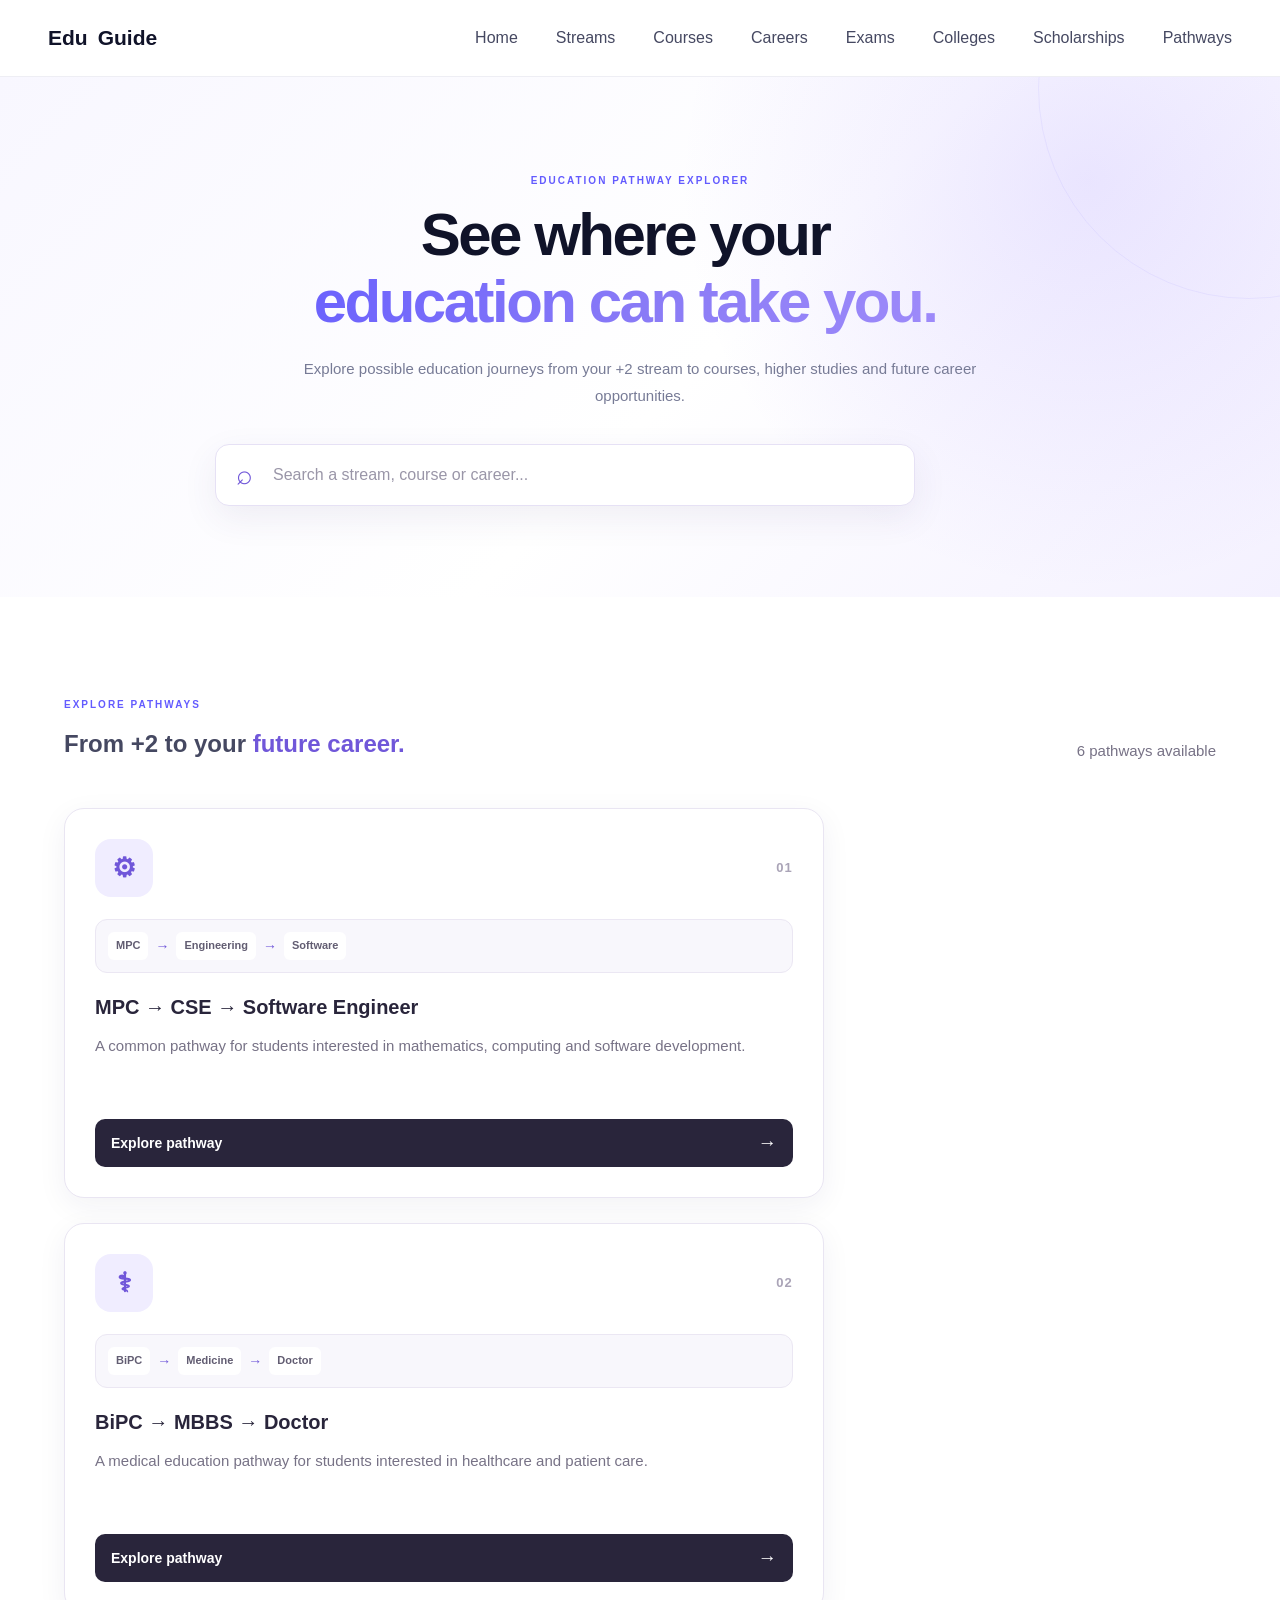
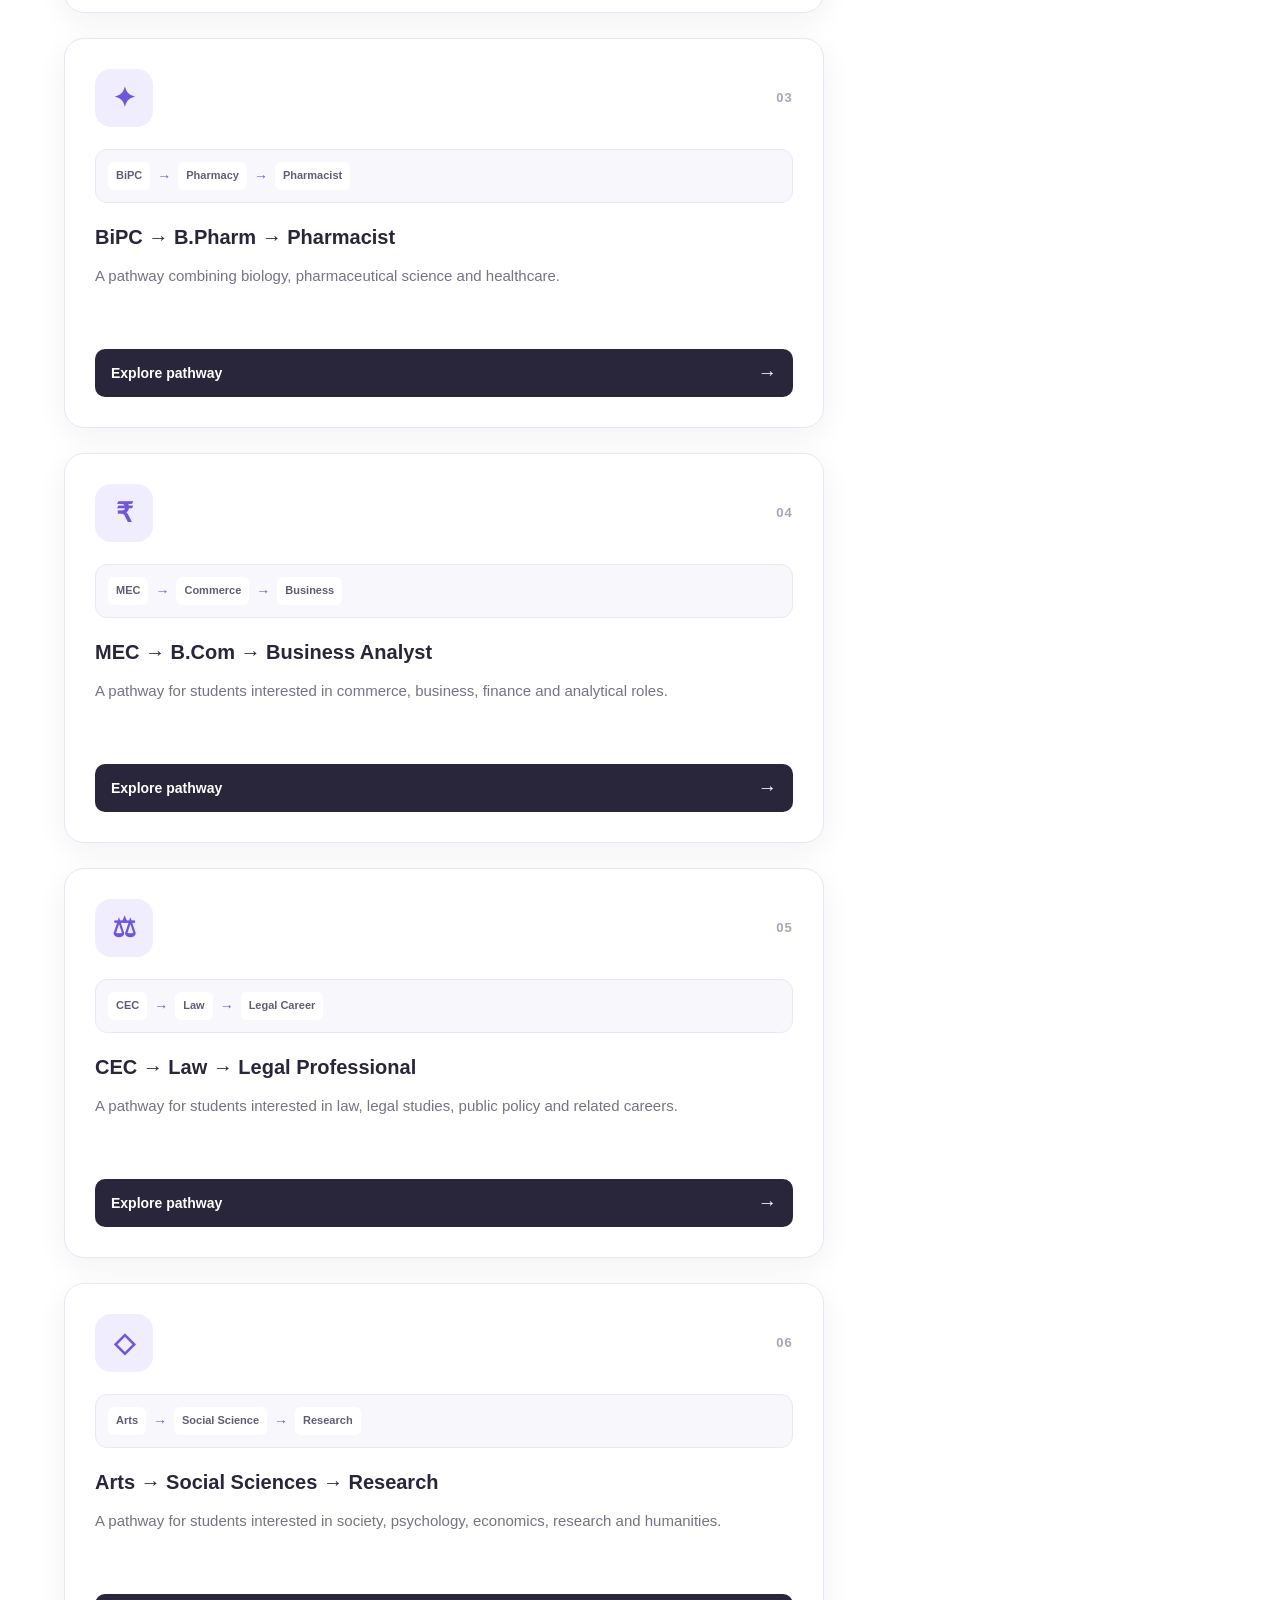
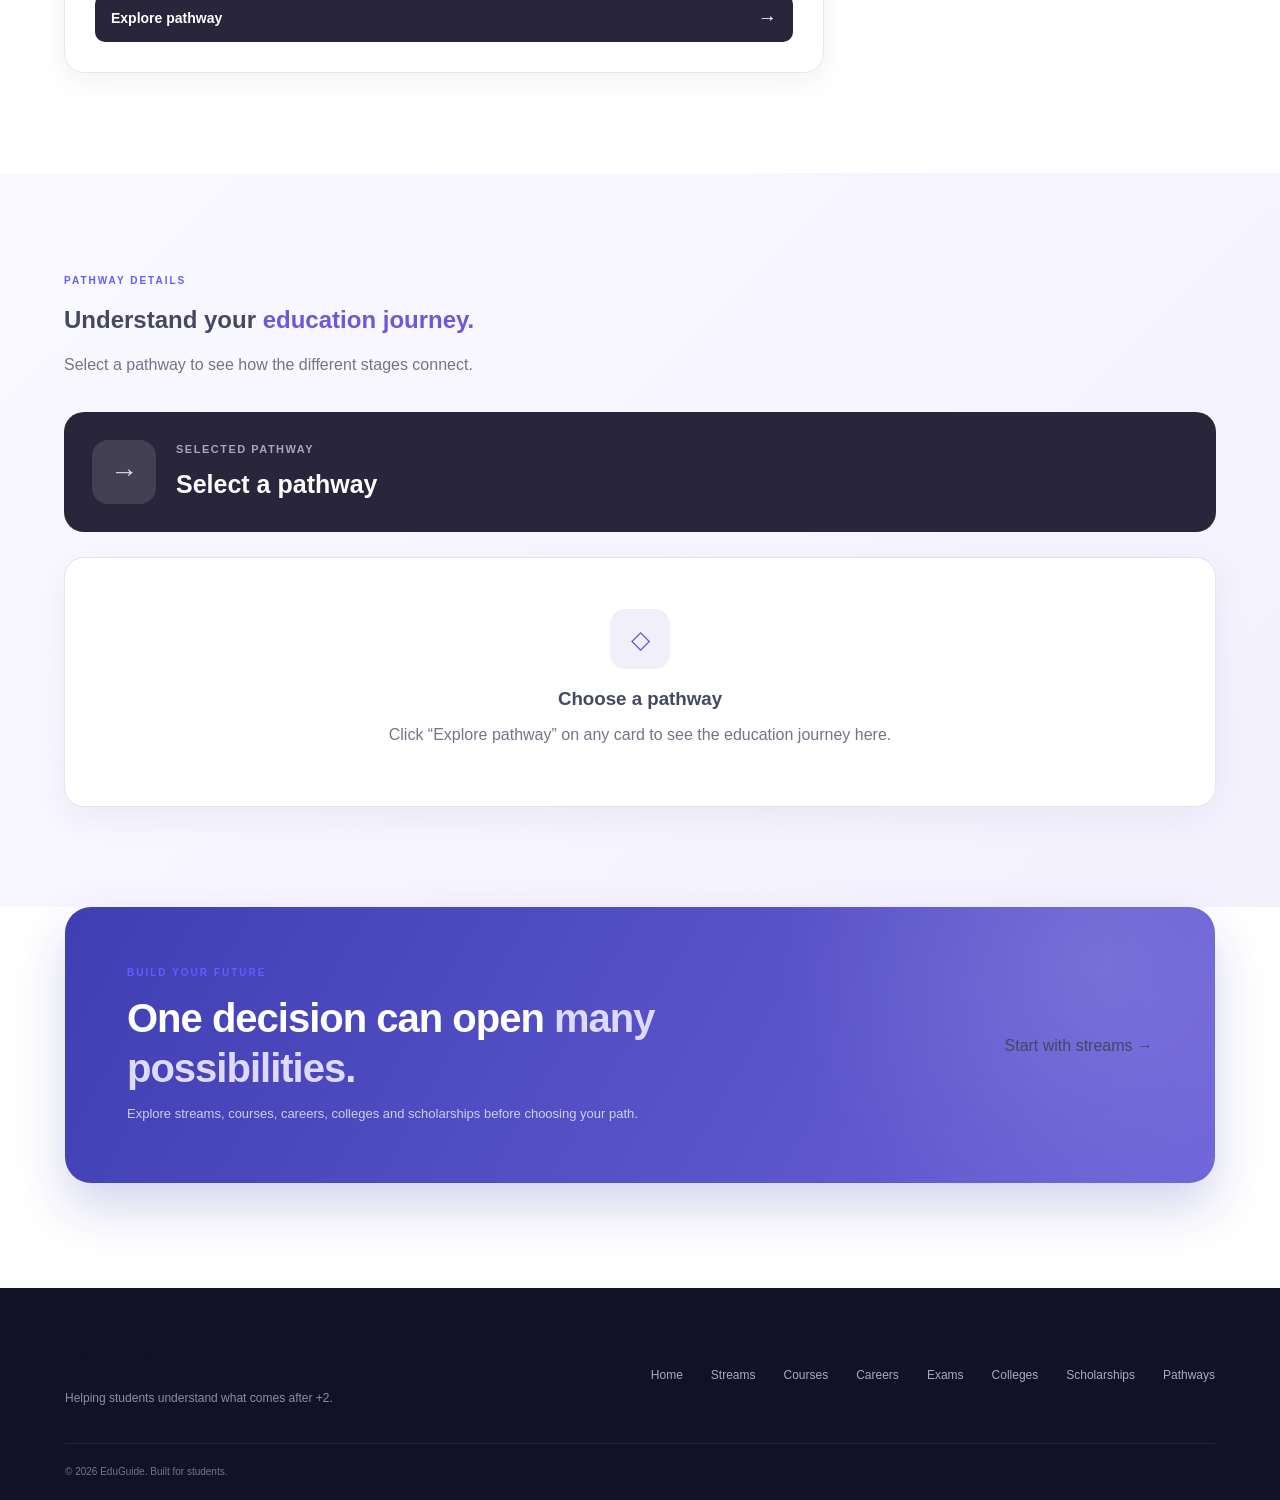
<file: career-compass/src/main/resources/static/pathways.html>
<!DOCTYPE html>
<html lang="en">

<head>

    <meta charset="UTF-8">

    <meta
        name="viewport"
        content="width=device-width, initial-scale=1.0"
    >

    <title>Education Pathway Explorer | EduGuide</title>

    <link rel="stylesheet" href="css/style.css">

</head>


<body>


    <!-- =====================================================
         NAVBAR
         ===================================================== -->

    <header class="navbar">

        <div class="nav-container">

            <a href="index.html" class="logo">
                Edu<span>Guide</span>
            </a>


            <nav class="nav-links">

                <a href="index.html">
                    Home
                </a>

                <a href="streams.html">
                    Streams
                </a>

                <a href="courses.html">
                    Courses
                </a>

                <a href="careers.html">
                    Careers
                </a>

                <a href="exams.html">
                    Exams
                </a>

                <a href="colleges.html">
                    Colleges
                </a>

                <a href="scholarships.html">
                    Scholarships
                </a>

                <a href="pathways.html" class="active">
                    Pathways
                </a>

            </nav>

        </div>

    </header>



    <!-- =====================================================
         HERO
         ===================================================== -->

    <section class="explorer-hero pathway-hero">

        <div class="explorer-hero-content">

            <div class="section-label">
                EDUCATION PATHWAY EXPLORER
            </div>


            <h1>
                See where your
                <span>education can take you.</span>
            </h1>


            <p>
                Explore possible education journeys from
                your +2 stream to courses, higher studies
                and future career opportunities.
            </p>


            <div class="pathway-search">

                <span class="pathway-search-icon">
                    ⌕
                </span>

                <input
                    type="text"
                    id="pathwaySearch"
                    placeholder="Search a stream, course or career..."
                    autocomplete="off"
                >

            </div>

        </div>

    </section>



    <!-- =====================================================
         PATHWAY EXPLORER
         ===================================================== -->

    <section class="pathway-section">

        <div class="pathway-container">


            <div class="pathway-heading">

                <div>

                    <div class="section-label">
                        EXPLORE PATHWAYS
                    </div>

                    <h2>
                        From +2 to your
                        <span>future career.</span>
                    </h2>

                </div>


                <p id="pathwayCount">
                    6 pathways available
                </p>

            </div>



            <!-- =================================================
                 PATHWAY GRID
                 ================================================= -->

            <div
                class="pathway-grid"
                id="pathwayGrid"
            >


                <!-- PATHWAY 1 -->

                <div
                    class="pathway-card"
                    data-pathway="mpc-software"
                >

                    <div class="pathway-card-top">

                        <div class="pathway-icon">
                            ⚙
                        </div>

                        <span class="pathway-code">
                            01
                        </span>

                    </div>


                    <div class="pathway-flow">

                        <span>
                            MPC
                        </span>

                        <b>→</b>

                        <span>
                            Engineering
                        </span>

                        <b>→</b>

                        <span>
                            Software
                        </span>

                    </div>


                    <h3>
                        MPC → CSE → Software Engineer
                    </h3>


                    <p>
                        A common pathway for students
                        interested in mathematics,
                        computing and software development.
                    </p>


                    <button
                        class="pathway-view-btn"
                        type="button"
                    >
                        Explore pathway
                        <span>→</span>
                    </button>

                </div>



                <!-- PATHWAY 2 -->

                <div
                    class="pathway-card"
                    data-pathway="bipc-medicine"
                >

                    <div class="pathway-card-top">

                        <div class="pathway-icon">
                            ⚕
                        </div>

                        <span class="pathway-code">
                            02
                        </span>

                    </div>


                    <div class="pathway-flow">

                        <span>
                            BiPC
                        </span>

                        <b>→</b>

                        <span>
                            Medicine
                        </span>

                        <b>→</b>

                        <span>
                            Doctor
                        </span>

                    </div>


                    <h3>
                        BiPC → MBBS → Doctor
                    </h3>


                    <p>
                        A medical education pathway for
                        students interested in healthcare
                        and patient care.
                    </p>


                    <button
                        class="pathway-view-btn"
                        type="button"
                    >
                        Explore pathway
                        <span>→</span>
                    </button>

                </div>



                <!-- PATHWAY 3 -->

                <div
                    class="pathway-card"
                    data-pathway="bipc-pharmacy"
                >

                    <div class="pathway-card-top">

                        <div class="pathway-icon">
                            ✦
                        </div>

                        <span class="pathway-code">
                            03
                        </span>

                    </div>


                    <div class="pathway-flow">

                        <span>
                            BiPC
                        </span>

                        <b>→</b>

                        <span>
                            Pharmacy
                        </span>

                        <b>→</b>

                        <span>
                            Pharmacist
                        </span>

                    </div>


                    <h3>
                        BiPC → B.Pharm → Pharmacist
                    </h3>


                    <p>
                        A pathway combining biology,
                        pharmaceutical science and
                        healthcare.
                    </p>


                    <button
                        class="pathway-view-btn"
                        type="button"
                    >
                        Explore pathway
                        <span>→</span>
                    </button>

                </div>



                <!-- PATHWAY 4 -->

                <div
                    class="pathway-card"
                    data-pathway="mec-business"
                >

                    <div class="pathway-card-top">

                        <div class="pathway-icon">
                            ₹
                        </div>

                        <span class="pathway-code">
                            04
                        </span>

                    </div>


                    <div class="pathway-flow">

                        <span>
                            MEC
                        </span>

                        <b>→</b>

                        <span>
                            Commerce
                        </span>

                        <b>→</b>

                        <span>
                            Business
                        </span>

                    </div>


                    <h3>
                        MEC → B.Com → Business Analyst
                    </h3>


                    <p>
                        A pathway for students interested
                        in commerce, business, finance and
                        analytical roles.
                    </p>


                    <button
                        class="pathway-view-btn"
                        type="button"
                    >
                        Explore pathway
                        <span>→</span>
                    </button>

                </div>



                <!-- PATHWAY 5 -->

                <div
                    class="pathway-card"
                    data-pathway="cec-law"
                >

                    <div class="pathway-card-top">

                        <div class="pathway-icon">
                            ⚖
                        </div>

                        <span class="pathway-code">
                            05
                        </span>

                    </div>


                    <div class="pathway-flow">

                        <span>
                            CEC
                        </span>

                        <b>→</b>

                        <span>
                            Law
                        </span>

                        <b>→</b>

                        <span>
                            Legal Career
                        </span>

                    </div>


                    <h3>
                        CEC → Law → Legal Professional
                    </h3>


                    <p>
                        A pathway for students interested
                        in law, legal studies, public policy
                        and related careers.
                    </p>


                    <button
                        class="pathway-view-btn"
                        type="button"
                    >
                        Explore pathway
                        <span>→</span>

                    </button>

                </div>



                <!-- PATHWAY 6 -->

                <div
                    class="pathway-card"
                    data-pathway="arts-social"
                >

                    <div class="pathway-card-top">

                        <div class="pathway-icon">
                            ◇
                        </div>

                        <span class="pathway-code">
                            06
                        </span>

                    </div>


                    <div class="pathway-flow">

                        <span>
                            Arts
                        </span>

                        <b>→</b>

                        <span>
                            Social Science
                        </span>

                        <b>→</b>

                        <span>
                            Research
                        </span>

                    </div>


                    <h3>
                        Arts → Social Sciences → Research
                    </h3>


                    <p>
                        A pathway for students interested
                        in society, psychology, economics,
                        research and humanities.
                    </p>


                    <button
                        class="pathway-view-btn"
                        type="button"
                    >
                        Explore pathway
                        <span>→</span>
                    </button>

                </div>


            </div>



            <!-- =================================================
                 NO RESULTS
                 ================================================= -->

            <div
                class="pathway-no-results"
                id="pathwayNoResults"
            >

                <div class="pathway-empty-icon">
                    ⌕
                </div>

                <h3>
                    No pathways found
                </h3>

                <p>
                    Try searching with another stream,
                    course or career.
                </p>

            </div>


        </div>

    </section>



    <!-- =====================================================
         PATHWAY DETAILS
         ===================================================== -->

    <section
        class="pathway-details-section"
        id="pathwayDetails"
    >

        <div class="pathway-container">


            <div class="pathway-details-heading">

                <div class="section-label">
                    PATHWAY DETAILS
                </div>

                <h2>
                    Understand your
                    <span>education journey.</span>
                </h2>

                <p>
                    Select a pathway to see how the
                    different stages connect.
                </p>

            </div>



            <!-- SELECTED PATHWAY -->

            <div class="selected-pathway-card">

                <div class="selected-pathway-icon">
                    →
                </div>

                <div>

                    <span>
                        SELECTED PATHWAY
                    </span>

                    <h3 id="selectedPathwayName">
                        Select a pathway
                    </h3>

                </div>

            </div>



            <!-- PATHWAY DETAILS -->

            <div
                class="pathway-detail-content"
                id="pathwayDetailContent"
            >

                <div class="pathway-empty-state">

                    <div class="pathway-empty-large-icon">
                        ◇
                    </div>

                    <h3>
                        Choose a pathway
                    </h3>

                    <p>
                        Click “Explore pathway” on any
                        card to see the education journey here.
                    </p>

                </div>

            </div>


        </div>

    </section>



    <!-- =====================================================
         CTA
         ===================================================== -->

    <section class="explorer-cta">

        <div class="explorer-cta-container">

            <div>

                <div class="section-label">
                    BUILD YOUR FUTURE
                </div>

                <h2>
                    One decision can open
                    <span>many possibilities.</span>
                </h2>

                <p>
                    Explore streams, courses, careers,
                    colleges and scholarships before
                    choosing your path.
                </p>

            </div>


            <a
                href="streams.html"
                class="primary-btn"
            >
                Start with streams →
            </a>

        </div>

    </section>



    <!-- =====================================================
         FOOTER
         ===================================================== -->

    <footer class="footer">

        <div class="footer-container">

            <div class="footer-brand">

                <a
                    href="index.html"
                    class="logo"
                >
                    Edu<span>Guide</span>
                </a>

                <p>
                    Helping students understand
                    what comes after +2.
                </p>

            </div>


            <div class="footer-links">

                <a href="index.html">
                    Home
                </a>

                <a href="streams.html">
                    Streams
                </a>

                <a href="courses.html">
                    Courses
                </a>

                <a href="careers.html">
                    Careers
                </a>

                <a href="exams.html">
                    Exams
                </a>

                <a href="colleges.html">
                    Colleges
                </a>

                <a href="scholarships.html">
                    Scholarships
                </a>

                <a href="pathways.html">
                    Pathways
                </a>

            </div>

        </div>


        <div class="footer-bottom">

            <p>
                © 2026 EduGuide. Built for students.
            </p>

        </div>

    </footer>



    <!-- JAVASCRIPT -->

    <script src="js/script.js"></script>

</body>

</html>
</file>
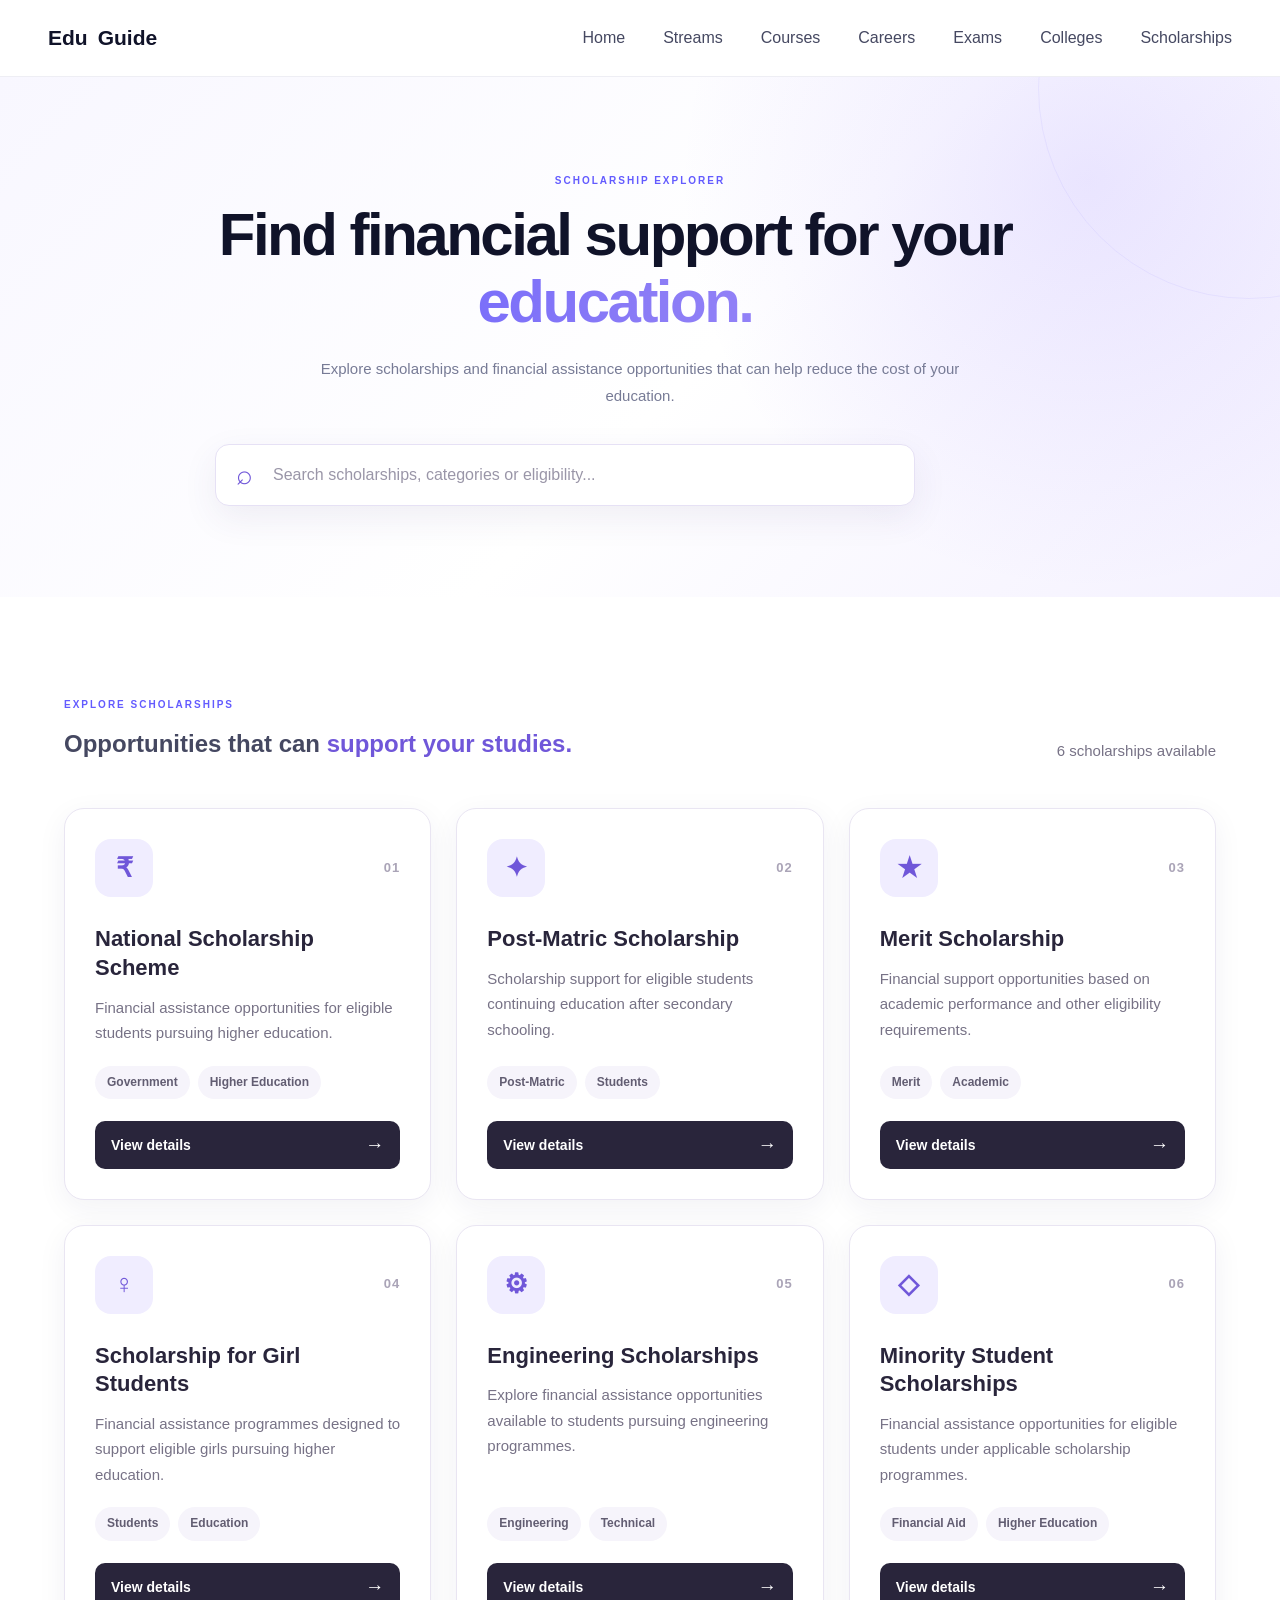
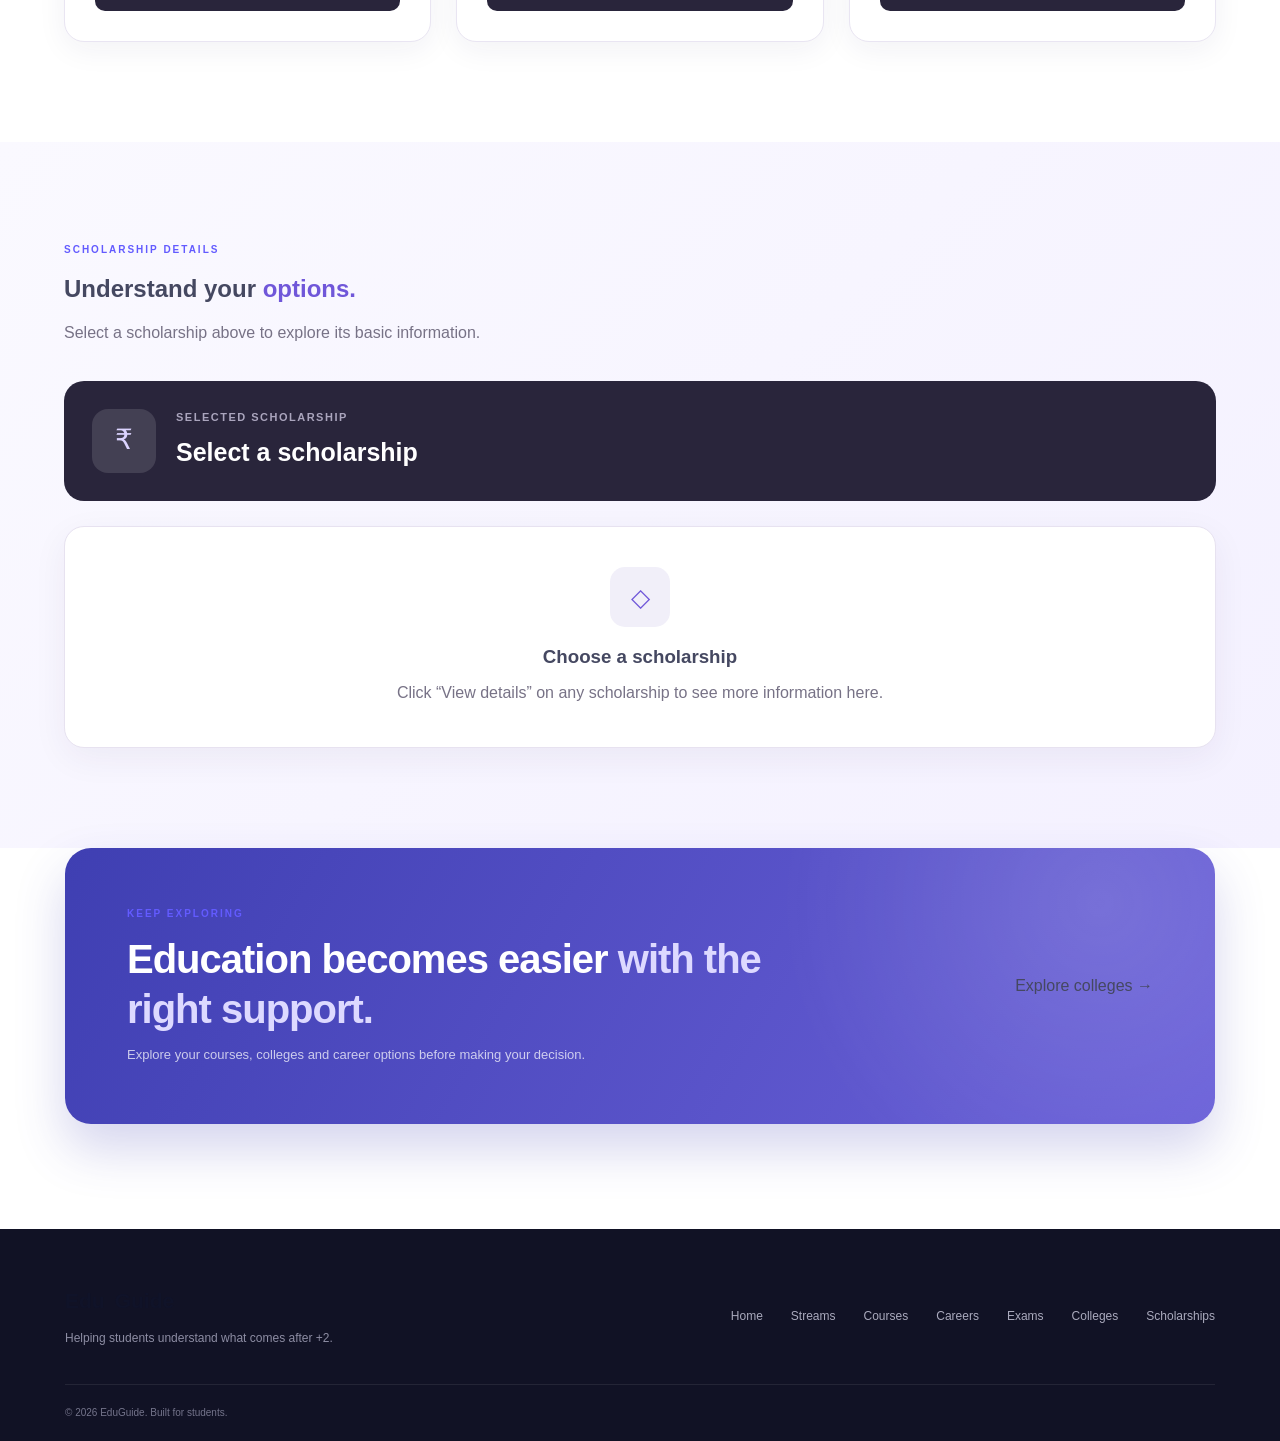
<file: career-compass/src/main/resources/static/scholarships.html>
<!DOCTYPE html>
<html lang="en">

<head>
    <meta charset="UTF-8">

    <meta
        name="viewport"
        content="width=device-width, initial-scale=1.0"
    >

    <title>Scholarship Explorer | EduGuide</title>

    <link rel="stylesheet" href="css/style.css">
</head>


<body>


    <!-- =====================================================
         NAVBAR
         ===================================================== -->

    <header class="navbar">

        <div class="nav-container">

            <a href="index.html" class="logo">
                Edu<span>Guide</span>
            </a>


            <nav class="nav-links">

                <a href="index.html">
                    Home
                </a>

                <a href="streams.html">
                    Streams
                </a>

                <a href="courses.html">
                    Courses
                </a>

                <a href="careers.html">
                    Careers
                </a>

                <a href="exams.html">
                    Exams
                </a>

                <a href="colleges.html">
                    Colleges
                </a>

                <a href="scholarships.html" class="active">
                    Scholarships
                </a>

            </nav>

        </div>

    </header>



    <!-- =====================================================
         HERO
         ===================================================== -->

    <section class="explorer-hero scholarship-hero">

        <div class="explorer-hero-content">

            <div class="section-label">
                SCHOLARSHIP EXPLORER
            </div>


            <h1>
                Find financial support
                for your <span>education.</span>
            </h1>


            <p>
                Explore scholarships and financial
                assistance opportunities that can help
                reduce the cost of your education.
            </p>


            <div class="scholarship-search">

                <span class="scholarship-search-icon">
                    ⌕
                </span>

                <input
                    type="text"
                    id="scholarshipSearch"
                    placeholder="Search scholarships, categories or eligibility..."
                    autocomplete="off"
                >

            </div>

        </div>

    </section>



    <!-- =====================================================
         SCHOLARSHIP EXPLORER
         ===================================================== -->

    <section class="scholarship-section">

        <div class="scholarship-container">


            <div class="scholarship-heading">

                <div>

                    <div class="section-label">
                        EXPLORE SCHOLARSHIPS
                    </div>

                    <h2>
                        Opportunities that can
                        <span>support your studies.</span>
                    </h2>

                </div>


                <p id="scholarshipCount">
                    6 scholarships available
                </p>

            </div>



            <!-- =================================================
                 SCHOLARSHIP GRID
                 ================================================= -->

            <div
                class="scholarship-grid"
                id="scholarshipGrid"
            >


                <!-- SCHOLARSHIP 1 -->

                <div
                    class="scholarship-card"
                    data-scholarship="national-scholarship"
                >

                    <div class="scholarship-card-top">

                        <div class="scholarship-icon">
                            ₹
                        </div>

                        <span class="scholarship-code">
                            01
                        </span>

                    </div>


                    <h3>
                        National Scholarship Scheme
                    </h3>


                    <p>
                        Financial assistance opportunities
                        for eligible students pursuing
                        higher education.
                    </p>


                    <div class="scholarship-tags">

                        <span>
                            Government
                        </span>

                        <span>
                            Higher Education
                        </span>

                    </div>


                    <button
                        class="scholarship-view-btn"
                        type="button"
                    >
                        View details
                        <span>→</span>
                    </button>

                </div>



                <!-- SCHOLARSHIP 2 -->

                <div
                    class="scholarship-card"
                    data-scholarship="post-matric"
                >

                    <div class="scholarship-card-top">

                        <div class="scholarship-icon">
                            ✦
                        </div>

                        <span class="scholarship-code">
                            02
                        </span>

                    </div>


                    <h3>
                        Post-Matric Scholarship
                    </h3>


                    <p>
                        Scholarship support for eligible
                        students continuing education
                        after secondary schooling.
                    </p>


                    <div class="scholarship-tags">

                        <span>
                            Post-Matric
                        </span>

                        <span>
                            Students
                        </span>

                    </div>


                    <button
                        class="scholarship-view-btn"
                        type="button"
                    >
                        View details
                        <span>→</span>
                    </button>

                </div>



                <!-- SCHOLARSHIP 3 -->

                <div
                    class="scholarship-card"
                    data-scholarship="merit"
                >

                    <div class="scholarship-card-top">

                        <div class="scholarship-icon">
                            ★
                        </div>

                        <span class="scholarship-code">
                            03
                        </span>

                    </div>


                    <h3>
                        Merit Scholarship
                    </h3>


                    <p>
                        Financial support opportunities
                        based on academic performance
                        and other eligibility requirements.
                    </p>


                    <div class="scholarship-tags">

                        <span>
                            Merit
                        </span>

                        <span>
                            Academic
                        </span>

                    </div>


                    <button
                        class="scholarship-view-btn"
                        type="button"
                    >
                        View details
                        <span>→</span>
                    </button>

                </div>



                <!-- SCHOLARSHIP 4 -->

                <div
                    class="scholarship-card"
                    data-scholarship="girl-students"
                >

                    <div class="scholarship-card-top">

                        <div class="scholarship-icon">
                            ♀
                        </div>

                        <span class="scholarship-code">
                            04
                        </span>

                    </div>


                    <h3>
                        Scholarship for Girl Students
                    </h3>


                    <p>
                        Financial assistance programmes
                        designed to support eligible girls
                        pursuing higher education.
                    </p>


                    <div class="scholarship-tags">

                        <span>
                            Students
                        </span>

                        <span>
                            Education
                        </span>

                    </div>


                    <button
                        class="scholarship-view-btn"
                        type="button"
                    >
                        View details
                        <span>→</span>
                    </button>

                </div>



                <!-- SCHOLARSHIP 5 -->

                <div
                    class="scholarship-card"
                    data-scholarship="engineering"
                >

                    <div class="scholarship-card-top">

                        <div class="scholarship-icon">
                            ⚙
                        </div>

                        <span class="scholarship-code">
                            05
                        </span>

                    </div>


                    <h3>
                        Engineering Scholarships
                    </h3>


                    <p>
                        Explore financial assistance
                        opportunities available to students
                        pursuing engineering programmes.
                    </p>


                    <div class="scholarship-tags">

                        <span>
                            Engineering
                        </span>

                        <span>
                            Technical
                        </span>

                    </div>


                    <button
                        class="scholarship-view-btn"
                        type="button"
                    >
                        View details
                        <span>→</span>
                    </button>

                </div>



                <!-- SCHOLARSHIP 6 -->

                <div
                    class="scholarship-card"
                    data-scholarship="minority"
                >

                    <div class="scholarship-card-top">

                        <div class="scholarship-icon">
                            ◇
                        </div>

                        <span class="scholarship-code">
                            06
                        </span>

                    </div>


                    <h3>
                        Minority Student Scholarships
                    </h3>


                    <p>
                        Financial assistance opportunities
                        for eligible students under
                        applicable scholarship programmes.
                    </p>


                    <div class="scholarship-tags">

                        <span>
                            Financial Aid
                        </span>

                        <span>
                            Higher Education
                        </span>

                    </div>


                    <button
                        class="scholarship-view-btn"
                        type="button"
                    >
                        View details
                        <span>→</span>
                    </button>

                </div>


            </div>



            <!-- =================================================
                 NO RESULTS
                 ================================================= -->

            <div
                class="scholarship-no-results"
                id="scholarshipNoResults"
            >

                <div class="scholarship-empty-icon">
                    ⌕
                </div>

                <h3>
                    No scholarships found
                </h3>

                <p>
                    Try searching with another scholarship,
                    category or eligibility term.
                </p>

            </div>


        </div>

    </section>



    <!-- =====================================================
         SCHOLARSHIP DETAILS
         ===================================================== -->

    <section
        class="scholarship-details-section"
        id="scholarshipDetails"
    >

        <div class="scholarship-container">


            <div class="scholarship-details-heading">

                <div class="section-label">
                    SCHOLARSHIP DETAILS
                </div>

                <h2>
                    Understand your
                    <span>options.</span>
                </h2>

                <p>
                    Select a scholarship above to explore
                    its basic information.
                </p>

            </div>



            <!-- SELECTED SCHOLARSHIP -->

            <div class="selected-scholarship-card">

                <div class="selected-scholarship-icon">
                    ₹
                </div>

                <div>

                    <span>
                        SELECTED SCHOLARSHIP
                    </span>

                    <h3 id="selectedScholarshipName">
                        Select a scholarship
                    </h3>

                </div>

            </div>



            <!-- DETAILS -->

            <div
                class="scholarship-detail-content"
                id="scholarshipDetailContent"
            >

                <div class="scholarship-empty-state">

                    <div class="scholarship-empty-large-icon">
                        ◇
                    </div>

                    <h3>
                        Choose a scholarship
                    </h3>

                    <p>
                        Click “View details” on any
                        scholarship to see more information here.
                    </p>

                </div>

            </div>


        </div>

    </section>



    <!-- =====================================================
         CTA
         ===================================================== -->

    <section class="explorer-cta">

        <div class="explorer-cta-container">

            <div>

                <div class="section-label">
                    KEEP EXPLORING
                </div>

                <h2>
                    Education becomes easier
                    <span>with the right support.</span>
                </h2>

                <p>
                    Explore your courses, colleges and
                    career options before making your decision.
                </p>

            </div>


            <a
                href="colleges.html"
                class="primary-btn"
            >
                Explore colleges →
            </a>

        </div>

    </section>



    <!-- =====================================================
         FOOTER
         ===================================================== -->

    <footer class="footer">

        <div class="footer-container">

            <div class="footer-brand">

                <a
                    href="index.html"
                    class="logo"
                >
                    Edu<span>Guide</span>
                </a>

                <p>
                    Helping students understand
                    what comes after +2.
                </p>

            </div>


            <div class="footer-links">

                <a href="index.html">
                    Home
                </a>

                <a href="streams.html">
                    Streams
                </a>

                <a href="courses.html">
                    Courses
                </a>

                <a href="careers.html">
                    Careers
                </a>

                <a href="exams.html">
                    Exams
                </a>

                <a href="colleges.html">
                    Colleges
                </a>

                <a href="scholarships.html">
                    Scholarships
                </a>

            </div>

        </div>


        <div class="footer-bottom">

            <p>
                © 2026 EduGuide. Built for students.
            </p>

        </div>

    </footer>



    <!-- JAVASCRIPT -->

    <script src="js/script.js"></script>

</body>

</html>
</file>
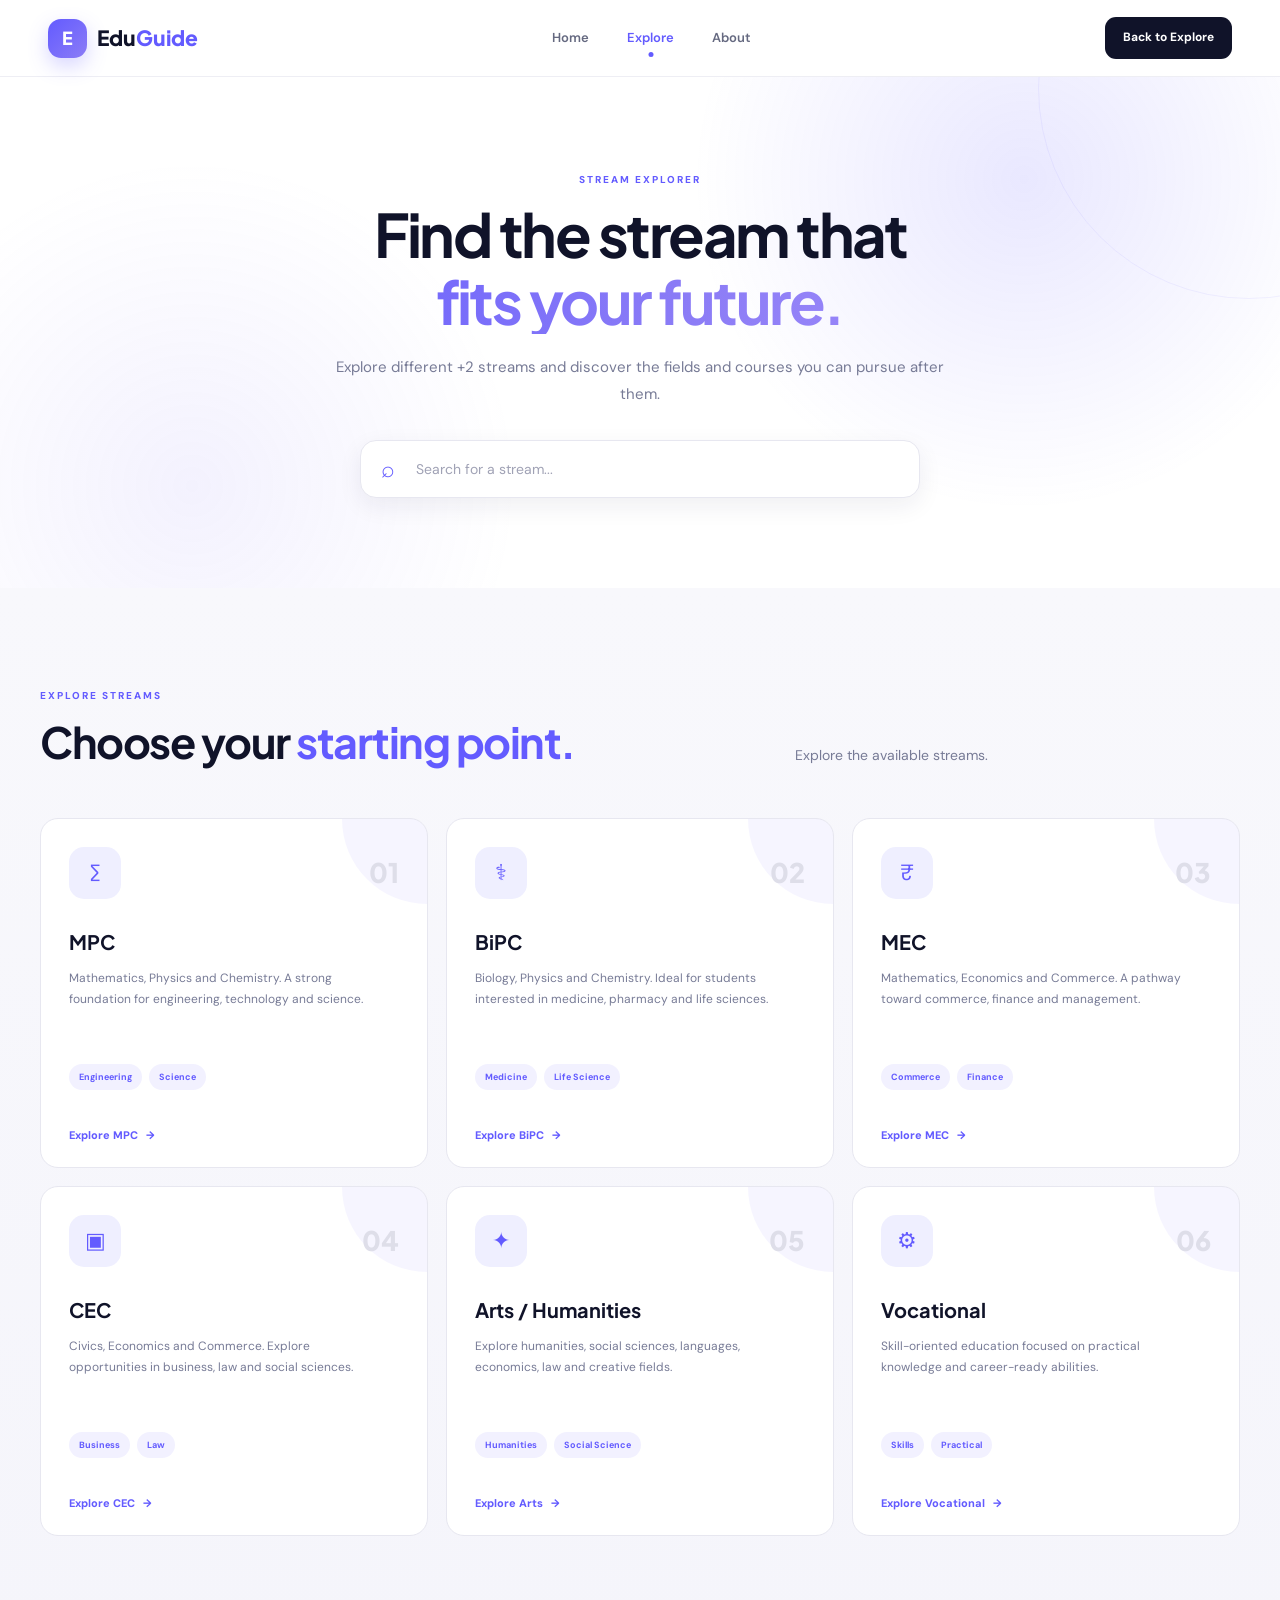
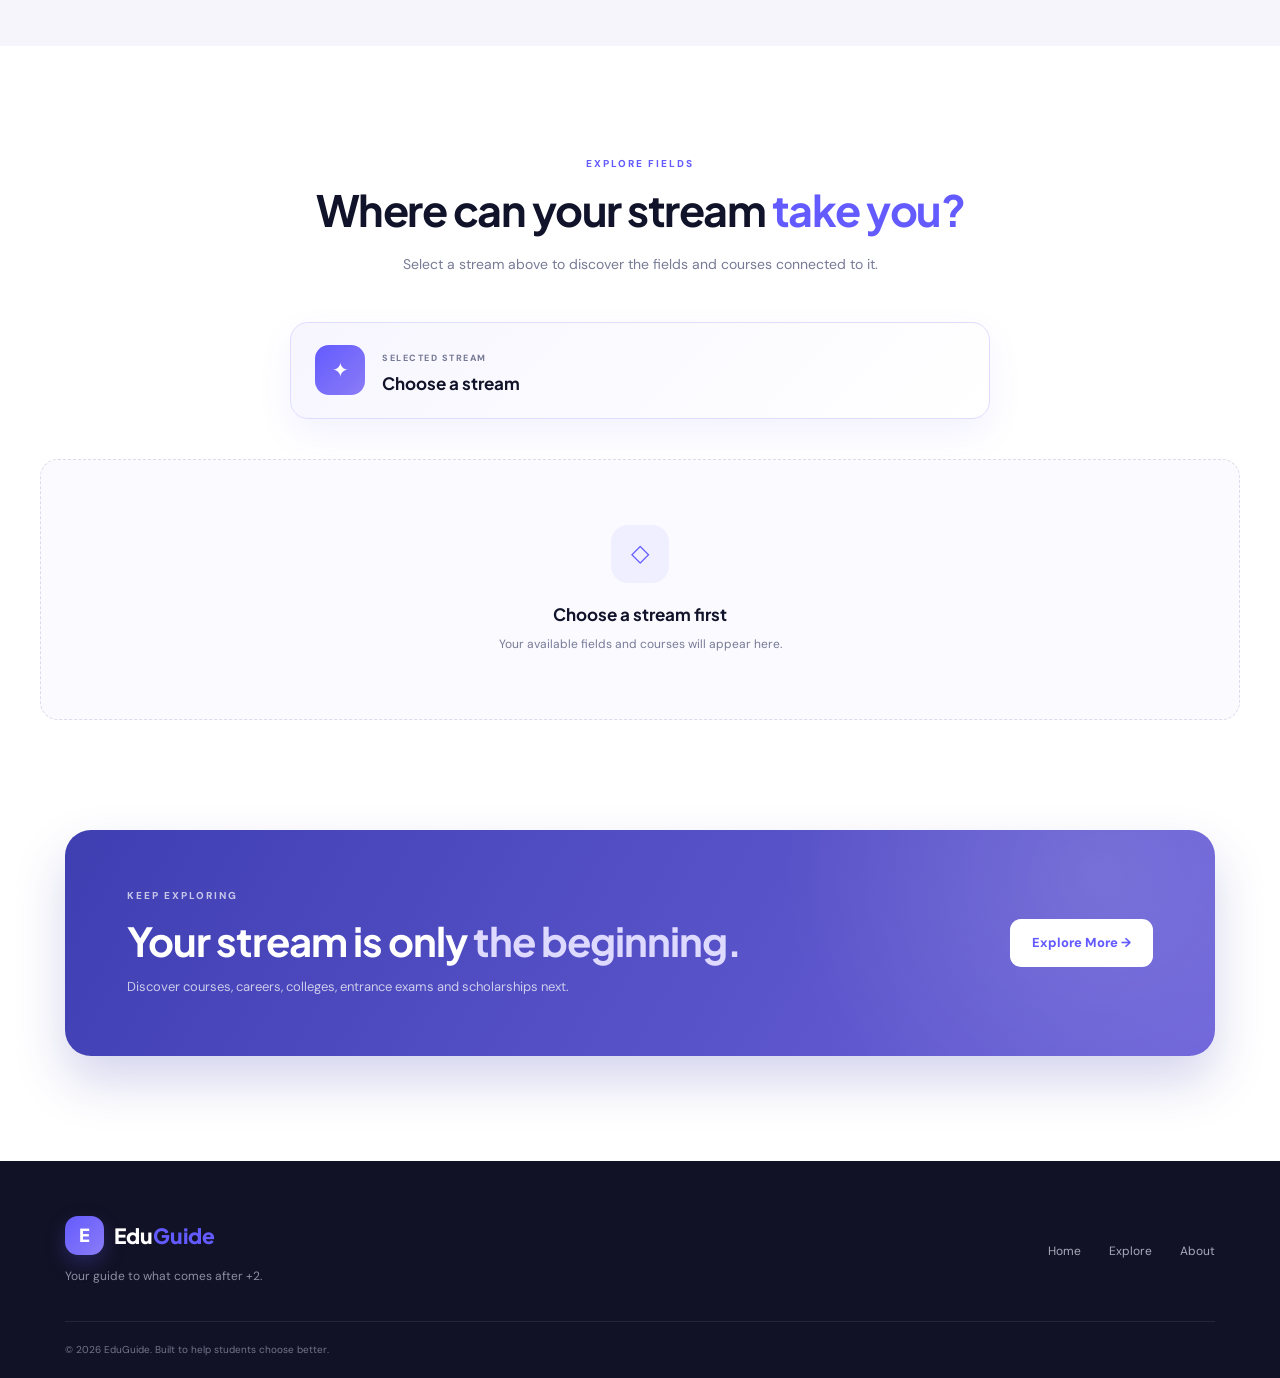
<file: career-compass/src/main/resources/static/streams.html>
<!DOCTYPE html>
<html lang="en">

<head>
    <meta charset="UTF-8">
    <meta name="viewport" content="width=device-width, initial-scale=1.0">

    <title>Stream Explorer | EduGuide</title>

    <link rel="stylesheet" href="css/style.css">

    <link rel="preconnect" href="https://fonts.googleapis.com">
    <link rel="preconnect" href="https://fonts.gstatic.com" crossorigin>

    <link
        href="https://fonts.googleapis.com/css2?family=DM+Sans:wght@400;500;600;700&family=Plus+Jakarta+Sans:wght@500;600;700;800&display=swap"
        rel="stylesheet">
</head>

<body>

    <!-- NAVBAR -->
    <header class="navbar">
        <div class="nav-container">

            <a href="index.html" class="logo">
                <div class="logo-icon">E</div>
                <span>Edu<span class="logo-highlight">Guide</span></span>
            </a>

            <nav class="nav-links">
                <a href="index.html" class="nav-link">Home</a>
                <a href="index.html#explore" class="nav-link active">Explore</a>
                <a href="index.html#about" class="nav-link">About</a>
            </nav>

            <a href="index.html#explore" class="nav-button">
                Back to Explore
            </a>

        </div>
    </header>


    <!-- PAGE HERO -->
    <main>

        <section class="explorer-hero">

            <div class="explorer-hero-content">

                <span class="section-label">
                    STREAM EXPLORER
                </span>

                <h1>
                    Find the stream that
                    <span>fits your future.</span>
                </h1>

                <p>
                    Explore different +2 streams and discover the
                    fields and courses you can pursue after them.
                </p>

                <div class="explorer-search">

                    <span class="search-icon">⌕</span>

                    <input
                        type="text"
                        id="streamSearch"
                        placeholder="Search for a stream..."
                        autocomplete="off">

                </div>

            </div>

        </section>


        <!-- STREAMS -->
        <section class="stream-section">

            <div class="stream-container">

                <div class="explorer-heading">

                    <div>
                        <span class="section-label">
                            EXPLORE STREAMS
                        </span>

                        <h2>
                            Choose your <span>starting point.</span>
                        </h2>
                    </div>

                    <p id="streamCount">
                        Explore the available streams.
                    </p>

                </div>


                <!-- STREAM CARDS -->
                <div class="stream-grid" id="streamGrid">

                    <div class="stream-card" data-stream="mpc">

                        <div class="stream-card-top">
                            <div class="stream-icon">∑</div>
                            <span class="stream-code">01</span>
                        </div>

                        <h3>MPC</h3>

                        <p>
                            Mathematics, Physics and Chemistry.
                            A strong foundation for engineering,
                            technology and science.
                        </p>

                        <div class="stream-tags">
                            <span>Engineering</span>
                            <span>Science</span>
                        </div>

                        <button class="stream-explore-btn">
                            Explore MPC <span>→</span>
                        </button>

                    </div>


                    <div class="stream-card" data-stream="bipc">

                        <div class="stream-card-top">
                            <div class="stream-icon">⚕</div>
                            <span class="stream-code">02</span>
                        </div>

                        <h3>BiPC</h3>

                        <p>
                            Biology, Physics and Chemistry.
                            Ideal for students interested in
                            medicine, pharmacy and life sciences.
                        </p>

                        <div class="stream-tags">
                            <span>Medicine</span>
                            <span>Life Science</span>
                        </div>

                        <button class="stream-explore-btn">
                            Explore BiPC <span>→</span>
                        </button>

                    </div>


                    <div class="stream-card" data-stream="mec">

                        <div class="stream-card-top">
                            <div class="stream-icon">₹</div>
                            <span class="stream-code">03</span>
                        </div>

                        <h3>MEC</h3>

                        <p>
                            Mathematics, Economics and Commerce.
                            A pathway toward commerce, finance
                            and management.
                        </p>

                        <div class="stream-tags">
                            <span>Commerce</span>
                            <span>Finance</span>
                        </div>

                        <button class="stream-explore-btn">
                            Explore MEC <span>→</span>
                        </button>

                    </div>


                    <div class="stream-card" data-stream="cec">

                        <div class="stream-card-top">
                            <div class="stream-icon">▣</div>
                            <span class="stream-code">04</span>
                        </div>

                        <h3>CEC</h3>

                        <p>
                            Civics, Economics and Commerce.
                            Explore opportunities in business,
                            law and social sciences.
                        </p>

                        <div class="stream-tags">
                            <span>Business</span>
                            <span>Law</span>
                        </div>

                        <button class="stream-explore-btn">
                            Explore CEC <span>→</span>
                        </button>

                    </div>


                    <div class="stream-card" data-stream="arts">

                        <div class="stream-card-top">
                            <div class="stream-icon">✦</div>
                            <span class="stream-code">05</span>
                        </div>

                        <h3>Arts / Humanities</h3>

                        <p>
                            Explore humanities, social sciences,
                            languages, economics, law and
                            creative fields.
                        </p>

                        <div class="stream-tags">
                            <span>Humanities</span>
                            <span>Social Science</span>
                        </div>

                        <button class="stream-explore-btn">
                            Explore Arts <span>→</span>
                        </button>

                    </div>


                    <div class="stream-card" data-stream="vocational">

                        <div class="stream-card-top">
                            <div class="stream-icon">⚙</div>
                            <span class="stream-code">06</span>
                        </div>

                        <h3>Vocational</h3>

                        <p>
                            Skill-oriented education focused on
                            practical knowledge and career-ready
                            abilities.
                        </p>

                        <div class="stream-tags">
                            <span>Skills</span>
                            <span>Practical</span>
                        </div>

                        <button class="stream-explore-btn">
                            Explore Vocational <span>→</span>
                        </button>

                    </div>

                </div>


                <!-- NO RESULTS -->
                <div class="no-results" id="noResults">

                    <div class="no-results-icon">⌕</div>

                    <h3>No streams found</h3>

                    <p>
                        Try searching for MPC, BiPC, MEC, CEC,
                        Arts or Vocational.
                    </p>

                </div>

            </div>

        </section>


        <!-- SELECTED STREAM DETAILS -->
        <section class="stream-details-section" id="streamDetails">

            <div class="stream-container">

                <div class="details-heading">

                    <span class="section-label">
                        EXPLORE FIELDS
                    </span>

                    <h2>
                        Where can your stream
                        <span>take you?</span>
                    </h2>

                    <p>
                        Select a stream above to discover the
                        fields and courses connected to it.
                    </p>

                </div>


                <div class="selected-stream-card">

                    <div class="selected-stream-icon">
                        ✦
                    </div>

                    <div>
                        <span>SELECTED STREAM</span>
                        <h3 id="selectedStreamName">
                            Choose a stream
                        </h3>
                    </div>

                </div>


                <div class="field-grid" id="fieldGrid">

                    <div class="empty-field-state">

                        <div class="empty-icon">◇</div>

                        <h3>Choose a stream first</h3>

                        <p>
                            Your available fields and courses
                            will appear here.
                        </p>

                    </div>

                </div>

            </div>

        </section>


        <!-- CTA -->
        <section class="explorer-cta">

            <div class="explorer-cta-container">

                <div>

                    <span class="section-label light-label">
                        KEEP EXPLORING
                    </span>

                    <h2>
                        Your stream is only
                        <span>the beginning.</span>
                    </h2>

                    <p>
                        Discover courses, careers, colleges,
                        entrance exams and scholarships next.
                    </p>

                </div>

                <a href="index.html#explore" class="cta-button">
                    Explore More →
                </a>

            </div>

        </section>

    </main>


    <!-- FOOTER -->
    <footer class="footer">

        <div class="footer-container">

            <div class="footer-brand">

                <a href="index.html" class="logo footer-logo">

                    <div class="logo-icon">E</div>

                    <span>
                        Edu<span class="logo-highlight">Guide</span>
                    </span>

                </a>

                <p>
                    Your guide to what comes after +2.
                </p>

            </div>

            <div class="footer-links">

                <a href="index.html">Home</a>
                <a href="index.html#explore">Explore</a>
                <a href="index.html#about">About</a>

            </div>

        </div>

        <div class="footer-bottom">

            <p>
                © 2026 EduGuide. Built to help students choose better.
            </p>

        </div>

    </footer>


    <script src="js/script.js"></script>

</body>

</html>
</file>
<file: career-compass/src/main/resources/static/css/style.css>
/* =========================================================
   EDUGUIDE
   Modern Education Guidance Platform
   ========================================================= */


/* =========================================================
   VARIABLES
   ========================================================= */

:root {
    --primary: #635bff;
    --primary-dark: #5148e8;
    --primary-light: #efefff;

    --secondary: #8b7cf6;

    --navy: #101329;
    --dark: #171a35;

    --text: #454861;
    --muted: #777b96;

    --white: #ffffff;

    --background: #f8f8fc;
    --soft-purple: #f2f1ff;

    --border: #e7e7f0;

    --shadow-sm:
        0 8px 25px rgba(30, 30, 70, 0.07);

    --shadow-md:
        0 18px 45px rgba(30, 30, 70, 0.10);

    --shadow-lg:
        0 30px 70px rgba(50, 45, 120, 0.15);

    --radius-sm: 12px;
    --radius-md: 18px;
    --radius-lg: 26px;
}


/* =========================================================
   RESET
   ========================================================= */

* {
    margin: 0;
    padding: 0;
    box-sizing: border-box;
}

html {
    scroll-behavior: smooth;
}

body {
    font-family: "DM Sans", sans-serif;
    color: var(--text);
    background: var(--white);
    line-height: 1.6;
    overflow-x: hidden;
}

a {
    text-decoration: none;
    color: inherit;
}

button,
a {
    -webkit-tap-highlight-color: transparent;
}


/* =========================================================
   NAVBAR
   ========================================================= */

.navbar {
    position: sticky;
    top: 0;
    z-index: 1000;

    background: rgba(255, 255, 255, 0.88);

    backdrop-filter: blur(20px);
    -webkit-backdrop-filter: blur(20px);

    border-bottom: 1px solid rgba(231, 231, 240, 0.7);
}

.nav-container {
    max-width: 1240px;
    height: 76px;

    margin: auto;
    padding: 0 28px;

    display: flex;
    align-items: center;
    justify-content: space-between;
}


/* LOGO */

.logo {
    display: flex;
    align-items: center;
    gap: 10px;

    font-family: "Plus Jakarta Sans", sans-serif;

    font-size: 21px;
    font-weight: 800;

    color: var(--navy);
}

.logo-icon {
    width: 39px;
    height: 39px;

    display: flex;
    align-items: center;
    justify-content: center;

    border-radius: 13px;

    background:
        linear-gradient(
            135deg,
            #635bff,
            #8b7cf6
        );

    color: white;

    font-size: 18px;
    font-weight: 800;

    box-shadow:
        0 8px 20px rgba(99, 91, 255, 0.25);
}

.logo-highlight {
    color: var(--primary);
}


/* NAVIGATION */

.nav-links {
    display: flex;
    align-items: center;

    gap: 38px;
}

.nav-link {
    position: relative;

    color: #656980;

    font-size: 13px;
    font-weight: 600;

    transition: all 0.25s ease;
}

.nav-link:hover,
.nav-link.active {
    color: var(--primary);
}

.nav-link.active::after {
    content: "";

    position: absolute;

    left: 50%;
    bottom: -9px;

    width: 5px;
    height: 5px;

    border-radius: 50%;

    background: var(--primary);

    transform: translateX(-50%);
}


/* NAV BUTTON */

.nav-button {
    display: inline-flex;

    align-items: center;
    justify-content: center;

    padding: 11px 18px;

    border-radius: 11px;

    background: var(--navy);

    color: white;

    font-size: 12px;
    font-weight: 700;

    transition: all 0.25s ease;
}

.nav-button:hover {
    background: var(--primary);

    transform: translateY(-2px);

    box-shadow:
        0 10px 22px rgba(99, 91, 255, 0.20);
}


/* =========================================================
   HERO SECTION
   ========================================================= */

.hero {
    position: relative;

    overflow: hidden;

    background:
        radial-gradient(
            circle at 75% 25%,
            rgba(99, 91, 255, 0.13),
            transparent 28%
        ),

        radial-gradient(
            circle at 10% 80%,
            rgba(139, 124, 246, 0.10),
            transparent 25%
        ),

        #ffffff;
}


/* Decorative circle */

.hero::before {
    content: "";

    position: absolute;

    width: 450px;
    height: 450px;

    top: -250px;
    right: -180px;

    border-radius: 50%;

    border: 1px solid rgba(99, 91, 255, 0.08);
}


.hero-container {
    position: relative;

    z-index: 2;

    max-width: 1240px;

    min-height: 680px;

    margin: auto;

    padding: 85px 28px;

    display: grid;

    grid-template-columns: 1.05fr 0.95fr;

    align-items: center;

    gap: 70px;
}


/* =========================================================
   HERO CONTENT
   ========================================================= */

.hero-badge {
    display: inline-flex;

    align-items: center;

    gap: 9px;

    padding: 8px 14px;

    margin-bottom: 25px;

    border: 1px solid #dedcff;

    border-radius: 50px;

    background: #f6f5ff;

    color: var(--primary);

    font-size: 11px;

    font-weight: 700;
}

.badge-dot {
    width: 7px;
    height: 7px;

    border-radius: 50%;

    background: var(--primary);

    box-shadow:
        0 0 0 4px rgba(99, 91, 255, 0.10);
}


/* HERO TITLE */

.hero h1 {
    max-width: 680px;

    margin-bottom: 25px;

    font-family: "Plus Jakarta Sans", sans-serif;

    color: var(--navy);

    font-size: clamp(44px, 5vw, 67px);

    line-height: 1.07;

    letter-spacing: -3px;
}

.hero h1 span {
    display: block;

    background:
        linear-gradient(
            100deg,
            #635bff 0%,
            #8b7cf6 55%,
            #a48ffb 100%
        );

    -webkit-background-clip: text;
    background-clip: text;

    -webkit-text-fill-color: transparent;
}


/* HERO DESCRIPTION */

.hero-description {
    max-width: 570px;

    margin-bottom: 34px;

    color: var(--muted);

    font-size: 16px;

    line-height: 1.85;
}


/* =========================================================
   HERO BUTTONS
   ========================================================= */

.hero-buttons {
    display: flex;

    align-items: center;

    gap: 13px;

    margin-bottom: 48px;
}


/* PRIMARY BUTTON */

.primary-button {
    display: inline-flex;

    align-items: center;

    gap: 14px;

    padding: 15px 21px;

    border-radius: 12px;

    background:
        linear-gradient(
            135deg,
            #635bff,
            #756df5
        );

    color: white;

    font-size: 13px;

    font-weight: 700;

    box-shadow:
        0 14px 28px rgba(99, 91, 255, 0.25);

    transition: all 0.3s ease;
}

.primary-button span {
    transition: transform 0.3s ease;
}

.primary-button:hover {
    transform: translateY(-3px);

    box-shadow:
        0 18px 35px rgba(99, 91, 255, 0.32);
}

.primary-button:hover span {
    transform: translateX(5px);
}


/* SECONDARY BUTTON */

.secondary-button {
    padding: 14px 20px;

    border: 1px solid var(--border);

    border-radius: 12px;

    background: white;

    color: var(--dark);

    font-size: 13px;

    font-weight: 600;

    transition: all 0.25s ease;
}

.secondary-button:hover {
    border-color: #c9c6ff;

    background: var(--soft-purple);

    color: var(--primary);

    transform: translateY(-2px);
}


/* =========================================================
   HERO STATS
   ========================================================= */

.hero-stats {
    display: flex;

    align-items: center;

    gap: 24px;
}

.stat {
    display: flex;

    flex-direction: column;
}

.stat strong {
    color: var(--navy);

    font-family: "Plus Jakarta Sans", sans-serif;

    font-size: 20px;

    font-weight: 800;
}

.stat span {
    margin-top: 2px;

    color: var(--muted);

    font-size: 10px;
}

.stat-divider {
    width: 1px;
    height: 32px;

    background: var(--border);
}


/* =========================================================
   HERO VISUAL
   ========================================================= */

.hero-visual {
    position: relative;

    min-height: 500px;

    display: flex;

    align-items: center;

    justify-content: center;
}


/* GLOW */

.visual-glow {
    position: absolute;

    width: 440px;
    height: 440px;

    border-radius: 50%;

    background:
        radial-gradient(
            circle,
            rgba(99, 91, 255, 0.18),
            transparent 68%
        );

    filter: blur(8px);
}


/* MAIN PATH CARD */

.main-path-card {
    position: relative;

    z-index: 2;

    width: 400px;

    padding: 30px;

    border-radius: 25px;

    background:
        rgba(255, 255, 255, 0.90);

    border:
        1px solid rgba(220, 220, 240, 0.9);

    box-shadow: var(--shadow-lg);

    backdrop-filter: blur(15px);

    animation:
        cardFloat 5s ease-in-out infinite;
}


/* PATH HEADER */

.path-header {
    display: flex;

    align-items: center;

    gap: 13px;

    padding-bottom: 25px;

    margin-bottom: 25px;

    border-bottom:
        1px solid var(--border);
}

.path-icon {
    width: 43px;
    height: 43px;

    display: flex;

    align-items: center;
    justify-content: center;

    border-radius: 13px;

    background: var(--primary-light);

    color: var(--primary);

    font-size: 19px;
}

.path-header span {
    color: var(--muted);

    font-size: 9px;

    font-weight: 800;

    letter-spacing: 1.5px;
}

.path-header h3 {
    margin-top: 2px;

    color: var(--navy);

    font-family:
        "Plus Jakarta Sans",
        sans-serif;

    font-size: 16px;
}


/* PATH */

.path-line {
    display: flex;

    flex-direction: column;
}

.path-step {
    position: relative;

    display: flex;

    align-items: center;

    gap: 15px;
}

.step-circle {
    flex-shrink: 0;

    width: 39px;
    height: 39px;

    display: flex;

    align-items: center;
    justify-content: center;

    border-radius: 50%;

    background: #f1f1f7;

    color: #6f6f82;

    font-size: 10px;

    font-weight: 800;
}

.active-step .step-circle {
    background:
        linear-gradient(
            135deg,
            var(--primary),
            var(--secondary)
        );

    color: white;

    box-shadow:
        0 8px 18px rgba(91, 91, 214, 0.25);
}

.step-content {
    display: flex;

    flex-direction: column;
}

.step-content small {
    color: var(--muted);

    font-size: 8px;

    font-weight: 800;

    letter-spacing: 1.2px;
}

.step-content strong {
    color: var(--navy);

    font-size: 12px;

    margin-top: 2px;
}

.connector {
    width: 1px;

    height: 22px;

    margin-left: 19px;

    background: #dedee9;
}


/* =========================================================
   FLOATING CARDS
   ========================================================= */

.floating-card {
    position: absolute;

    z-index: 4;

    display: flex;

    align-items: center;

    gap: 11px;

    padding: 13px 16px;

    border-radius: 14px;

    background: white;

    border:
        1px solid var(--border);

    box-shadow: var(--shadow-sm);

    animation:
        floating 4s ease-in-out infinite;
}

.floating-top {
    top: 35px;

    right: -5px;
}

.floating-bottom {
    bottom: 45px;

    left: -10px;

    animation-delay: 1.5s;
}

.floating-icon {
    width: 36px;
    height: 36px;

    display: flex;

    align-items: center;
    justify-content: center;

    border-radius: 10px;

    background: var(--primary-light);

    font-size: 17px;
}

.floating-card div:last-child {
    display: flex;

    flex-direction: column;
}

.floating-card strong {
    color: var(--navy);

    font-size: 11px;
}

.floating-card span {
    color: var(--muted);

    font-size: 9px;
}


/* ANIMATIONS */

@keyframes floating {

    0%,
    100% {
        transform: translateY(0);
    }

    50% {
        transform: translateY(-9px);
    }
}

@keyframes cardFloat {

    0%,
    100% {
        transform: translateY(0);
    }

    50% {
        transform: translateY(-6px);
    }
}


/* =========================================================
   GENERAL SECTION
   ========================================================= */

.section-container {
    max-width: 1200px;

    margin: auto;
}


/* =========================================================
   EXPLORE SECTION
   ========================================================= */

.explore-section {
    padding: 115px 28px;

    background:
        linear-gradient(
            180deg,
            #f8f8fc,
            #f5f5fb
        );
}


/* SECTION HEADING */

.section-heading {
    display: grid;

    grid-template-columns: 1fr 0.7fr;

    gap: 80px;

    align-items: end;

    margin-bottom: 55px;
}

.section-label {
    display: block;

    margin-bottom: 12px;

    color: var(--primary);

    font-size: 10px;

    font-weight: 800;

    letter-spacing: 2px;
}

.section-heading h2,
.center-heading h2,
.about-container h2 {
    font-family:
        "Plus Jakarta Sans",
        sans-serif;

    color: var(--navy);

    font-size:
        clamp(30px, 4vw, 43px);

    line-height: 1.2;

    letter-spacing: -1.5px;
}

.section-heading h2 span,
.center-heading h2 span,
.about-container h2 span {
    color: var(--primary);
}

.section-heading p {
    color: var(--muted);

    font-size: 14px;

    line-height: 1.8;
}


/* =========================================================
   EXPLORE GRID
   ========================================================= */

.explore-grid {
    display: grid;

    grid-template-columns:
        repeat(3, 1fr);

    gap: 18px;
}


/* CARD */

.explore-card {
    position: relative;

    min-height: 270px;

    padding: 28px;

    overflow: hidden;

    border:
        1px solid var(--border);

    border-radius: var(--radius-md);

    background: white;

    transition:
        transform 0.3s ease,
        box-shadow 0.3s ease,
        border-color 0.3s ease;
}

.explore-card::before {
    content: "";

    position: absolute;

    width: 120px;
    height: 120px;

    top: -60px;
    right: -60px;

    border-radius: 50%;

    background:
        rgba(99, 91, 255, 0.06);

    transition:
        transform 0.4s ease;
}

.explore-card:hover::before {
    transform: scale(2);
}

.explore-card:hover {
    transform: translateY(-7px);

    border-color: #d5d2ff;

    box-shadow: var(--shadow-md);
}


/* CARD ICON */

.card-icon {
    position: relative;

    z-index: 2;

    width: 48px;
    height: 48px;

    display: flex;

    align-items: center;
    justify-content: center;

    margin-bottom: 30px;

    border-radius: 14px;

    background: var(--primary-light);

    color: var(--primary);

    font-size: 21px;

    transition:
        transform 0.3s ease;
}

.explore-card:hover .card-icon {
    transform:
        rotate(-5deg)
        scale(1.08);
}


/* CARD NUMBER */

.card-number {
    position: absolute;

    top: 20px;
    right: 23px;

    color: #e1e1eb;

    font-family:
        "Plus Jakarta Sans",
        sans-serif;

    font-size: 30px;

    font-weight: 800;
}


/* CARD CONTENT */

.explore-card h3 {
    position: relative;

    color: var(--navy);

    font-family:
        "Plus Jakarta Sans",
        sans-serif;

    font-size: 17px;

    margin-bottom: 9px;
}

.explore-card p {
    position: relative;

    max-width: 275px;

    color: var(--muted);

    font-size: 12px;

    line-height: 1.7;
}


/* CARD LINK */

.card-link {
    position: absolute;

    left: 28px;
    bottom: 25px;

    color: var(--primary);

    font-size: 11px;

    font-weight: 800;

    transition:
        transform 0.25s ease;
}

.explore-card:hover .card-link {
    transform: translateX(4px);
}


/* PATHWAY CARD */

.pathway-card {
    grid-column: span 2;
}


/* =========================================================
   HOW IT WORKS
   ========================================================= */

.how-section {
    padding: 115px 28px;

    background: white;
}

.center-heading {
    max-width: 650px;

    margin:
        auto auto 65px;

    text-align: center;
}

.center-heading p {
    margin-top: 15px;

    color: var(--muted);

    font-size: 14px;
}


/* STEPS */

.steps-grid {
    max-width: 1000px;

    margin: auto;

    display: grid;

    grid-template-columns:
        1fr auto 1fr auto 1fr;

    align-items: center;

    gap: 30px;
}

.journey-step {
    text-align: center;
}

.journey-number {
    width: 55px;
    height: 55px;

    display: flex;

    align-items: center;
    justify-content: center;

    margin:
        auto auto 20px;

    border-radius: 50%;

    background: var(--primary-light);

    color: var(--primary);

    font-size: 13px;

    font-weight: 800;
}

.journey-step h3 {
    margin-bottom: 9px;

    color: var(--navy);

    font-family:
        "Plus Jakarta Sans",
        sans-serif;

    font-size: 16px;
}

.journey-step p {
    color: var(--muted);

    font-size: 12px;

    line-height: 1.7;
}

.journey-arrow {
    color: #c4c4d2;

    font-size: 24px;
}


/* =========================================================
   CTA SECTION
   ========================================================= */

.cta-section {
    padding:
        0 28px 105px;

    background: white;
}

.cta-container {
    max-width: 1150px;

    margin: auto;

    padding: 58px 62px;

    display: flex;

    align-items: center;

    justify-content: space-between;

    gap: 40px;

    border-radius: var(--radius-lg);

    background:
        radial-gradient(
            circle at 90% 20%,
            rgba(255, 255, 255, 0.13),
            transparent 30%
        ),

        linear-gradient(
            120deg,
            #3f3fb2,
            #6b61d9
        );

    box-shadow:
        0 25px 50px
        rgba(63, 63, 178, 0.22);
}

.light-label {
    color:
        rgba(255, 255, 255, 0.7);
}

.cta-container h2 {
    color: white;

    font-family:
        "Plus Jakarta Sans",
        sans-serif;

    font-size:
        clamp(27px, 4vw, 40px);

    line-height: 1.25;

    letter-spacing: -1px;
}

.cta-container h2 span {
    color: #ddd9ff;
}


/* CTA BUTTON */

.cta-button {
    flex-shrink: 0;

    padding: 14px 22px;

    border-radius: 11px;

    background: white;

    color: var(--primary);

    font-size: 13px;

    font-weight: 800;

    transition: all 0.25s ease;
}

.cta-button:hover {
    transform: translateY(-3px);

    box-shadow:
        0 12px 25px rgba(0, 0, 0, 0.15);
}


/* =========================================================
   ABOUT
   ========================================================= */

.about-section {
    padding: 105px 28px;

    background: var(--background);
}

.about-container {
    display: grid;

    grid-template-columns: 0.8fr 1fr;

    gap: 100px;

    align-items: center;
}

.about-container p {
    color: var(--muted);

    font-size: 15px;

    line-height: 1.9;
}


/* =========================================================
   FOOTER
   ========================================================= */

.footer {
    padding:
        55px 28px 20px;

    background: #111225;

    color: white;
}

.footer-container {
    max-width: 1150px;

    margin: auto;

    padding-bottom: 35px;

    display: flex;

    align-items: center;

    justify-content: space-between;
}

.footer-logo {
    color: white;
}

.footer-brand p {
    margin-top: 12px;

    color: #8d8da3;

    font-size: 12px;
}

.footer-links {
    display: flex;

    gap: 28px;
}

.footer-links a {
    color: #aaaabd;

    font-size: 12px;

    transition: color 0.2s ease;
}

.footer-links a:hover {
    color: white;
}

.footer-bottom {
    max-width: 1150px;

    margin: auto;

    padding-top: 20px;

    border-top:
        1px solid
        rgba(255, 255, 255, 0.08);

    color: #74748b;

    font-size: 10px;
}


/* =========================================================
   RESPONSIVE DESIGN
   ========================================================= */

@media (max-width: 1000px) {

    .hero-container {
        grid-template-columns: 1fr;

        text-align: center;

        padding-top: 70px;
    }

    .hero-content {
        display: flex;

        flex-direction: column;

        align-items: center;
    }

    .hero-description {
        max-width: 650px;
    }

    .hero-visual {
        margin-top: 10px;
    }

    .section-heading {
        grid-template-columns: 1fr;

        gap: 20px;
    }

    .explore-grid {
        grid-template-columns:
            repeat(2, 1fr);
    }

    .pathway-card {
        grid-column: span 2;
    }

    .about-container {
        grid-template-columns: 1fr;

        gap: 35px;
    }
}


/* TABLET */

@media (max-width: 700px) {

    .nav-container {
        height: 70px;
    }

    .nav-links {
        display: none;
    }

    .nav-button {
        padding: 10px 14px;

        font-size: 11px;
    }


    /* HERO */

    .hero-container {
        padding:
            65px 20px;
    }

    .hero h1 {
        font-size: 43px;

        letter-spacing: -1.8px;
    }

    .hero-description {
        font-size: 14px;
    }

    .hero-buttons {
        width: 100%;

        flex-direction: column;
    }

    .primary-button,
    .secondary-button {
        width: 100%;

        justify-content: center;
    }

    .hero-stats {
        gap: 14px;
    }

    .stat strong {
        font-size: 17px;
    }

    .stat span {
        font-size: 9px;
    }


    /* VISUAL */

    .hero-visual {
        min-height: 430px;
    }

    .main-path-card {
        width: 100%;

        max-width: 370px;

        padding: 24px;
    }

    .floating-top {
        top: 15px;

        right: -5px;
    }

    .floating-bottom {
        bottom: 20px;

        left: -5px;
    }


    /* SECTIONS */

    .explore-section,
    .how-section {
        padding:
            80px 20px;
    }

    .explore-grid {
        grid-template-columns: 1fr;
    }

    .pathway-card {
        grid-column: span 1;
    }


    /* STEPS */

    .steps-grid {
        grid-template-columns: 1fr;

        gap: 25px;
    }

    .journey-arrow {
        transform:
            rotate(90deg);
    }


    /* CTA */

    .cta-section {
        padding:
            0 20px 80px;
    }

    .cta-container {
        padding:
            40px 28px;

        flex-direction: column;

        align-items: flex-start;
    }


    /* ABOUT */

    .about-section {
        padding:
            80px 20px;
    }


    /* FOOTER */

    .footer-container {
        flex-direction: column;

        align-items: flex-start;

        gap: 30px;
    }

    .footer-links {
        gap: 20px;
    }
}


/* SMALL MOBILE */

@media (max-width: 400px) {

    .hero h1 {
        font-size: 37px;
    }

    .main-path-card {
        padding: 20px;
    }

    .floating-card {
        transform: scale(0.88);
    }

    .floating-top {
        right: -25px;
    }

    .floating-bottom {
        left: -25px;
    }
}


/* =========================================================
   STREAM EXPLORER PAGE
   ========================================================= */


/* ---------------------------------------------------------
   EXPLORER HERO
   --------------------------------------------------------- */

.explorer-hero {
    position: relative;
    overflow: hidden;
    padding: 95px 28px 90px;
    background:
        radial-gradient(
            circle at 80% 20%,
            rgba(99, 91, 255, 0.14),
            transparent 30%
        ),
        radial-gradient(
            circle at 15% 80%,
            rgba(139, 124, 246, 0.10),
            transparent 28%
        ),
        #ffffff;
}

.explorer-hero::before {
    content: "";
    position: absolute;
    width: 420px;
    height: 420px;
    right: -180px;
    top: -200px;
    border-radius: 50%;
    border: 1px solid rgba(99, 91, 255, 0.08);
}

.explorer-hero-content {
    position: relative;
    z-index: 2;
    max-width: 850px;
    margin: auto;
    text-align: center;
}

.explorer-hero h1 {
    margin-bottom: 20px;
    color: var(--navy);
    font-family: "Plus Jakarta Sans", sans-serif;
    font-size: clamp(40px, 5vw, 60px);
    line-height: 1.12;
    letter-spacing: -2.5px;
}

.explorer-hero h1 span {
    display: block;
    background:
        linear-gradient(
            100deg,
            #635bff 0%,
            #8b7cf6 55%,
            #a48ffb 100%
        );
    -webkit-background-clip: text;
    background-clip: text;
    -webkit-text-fill-color: transparent;
}

.explorer-hero-content > p {
    max-width: 650px;
    margin: 0 auto 32px;
    color: var(--muted);
    font-size: 15px;
    line-height: 1.8;
}


/* ---------------------------------------------------------
   SEARCH
   --------------------------------------------------------- */

.explorer-search {
    position: relative;
    max-width: 560px;
    margin: auto;
}

.explorer-search input {
    width: 100%;
    height: 58px;
    padding: 0 22px 0 55px;

    border: 1px solid var(--border);
    border-radius: 16px;

    outline: none;

    background: white;
    color: var(--dark);

    font-family: "DM Sans", sans-serif;
    font-size: 14px;

    box-shadow: var(--shadow-sm);

    transition:
        border-color 0.25s ease,
        box-shadow 0.25s ease;
}

.explorer-search input::placeholder {
    color: #a0a2b5;
}

.explorer-search input:focus {
    border-color: #c9c6ff;

    box-shadow:
        0 12px 35px rgba(99, 91, 255, 0.12);
}

.search-icon {
    position: absolute;
    z-index: 2;

    left: 21px;
    top: 50%;

    transform: translateY(-50%);

    color: var(--primary);

    font-size: 23px;
}


/* ---------------------------------------------------------
   STREAM SECTION
   --------------------------------------------------------- */

.stream-section {
    padding: 100px 28px 110px;
    background:
        linear-gradient(
            180deg,
            #f8f8fc,
            #f5f5fb
        );
}

.stream-container {
    max-width: 1200px;
    margin: auto;
}

.explorer-heading {
    display: grid;
    grid-template-columns: 1fr 0.65fr;

    align-items: end;

    gap: 70px;

    margin-bottom: 50px;
}

.explorer-heading h2,
.details-heading h2 {
    font-family: "Plus Jakarta Sans", sans-serif;

    color: var(--navy);

    font-size: clamp(30px, 4vw, 43px);

    line-height: 1.2;

    letter-spacing: -1.5px;
}

.explorer-heading h2 span,
.details-heading h2 span {
    color: var(--primary);
}

.explorer-heading > p {
    color: var(--muted);

    font-size: 14px;

    line-height: 1.8;
}


/* ---------------------------------------------------------
   STREAM GRID
   --------------------------------------------------------- */

.stream-grid {
    display: grid;

    grid-template-columns:
        repeat(3, 1fr);

    gap: 18px;
}


/* ---------------------------------------------------------
   STREAM CARD
   --------------------------------------------------------- */

.stream-card {
    position: relative;

    min-height: 350px;

    padding: 28px;

    overflow: hidden;

    border:
        1px solid var(--border);

    border-radius: var(--radius-md);

    background: white;

    transition:
        transform 0.3s ease,
        box-shadow 0.3s ease,
        border-color 0.3s ease;
}

.stream-card::before {
    content: "";

    position: absolute;

    width: 170px;
    height: 170px;

    top: -85px;
    right: -85px;

    border-radius: 50%;

    background:
        rgba(99, 91, 255, 0.06);

    transition:
        transform 0.4s ease;
}

.stream-card:hover::before {
    transform: scale(1.7);
}

.stream-card:hover {
    transform: translateY(-7px);

    border-color: #d5d2ff;

    box-shadow: var(--shadow-md);
}


/* ---------------------------------------------------------
   STREAM CARD TOP
   --------------------------------------------------------- */

.stream-card-top {
    position: relative;

    display: flex;

    align-items: center;

    justify-content: space-between;

    margin-bottom: 27px;
}

.stream-icon {
    position: relative;
    z-index: 2;

    width: 52px;
    height: 52px;

    display: flex;

    align-items: center;
    justify-content: center;

    border-radius: 15px;

    background: var(--primary-light);

    color: var(--primary);

    font-size: 22px;

    transition:
        transform 0.3s ease;
}

.stream-card:hover .stream-icon {
    transform:
        rotate(-5deg)
        scale(1.08);
}

.stream-code {
    color: #dedee9;

    font-family:
        "Plus Jakarta Sans",
        sans-serif;

    font-size: 27px;

    font-weight: 800;
}


/* ---------------------------------------------------------
   STREAM CARD CONTENT
   --------------------------------------------------------- */

.stream-card h3 {
    position: relative;

    margin-bottom: 10px;

    color: var(--navy);

    font-family:
        "Plus Jakarta Sans",
        sans-serif;

    font-size: 20px;
}

.stream-card p {
    position: relative;

    max-width: 310px;

    min-height: 78px;

    color: var(--muted);

    font-size: 12px;

    line-height: 1.75;
}


/* ---------------------------------------------------------
   STREAM TAGS
   --------------------------------------------------------- */

.stream-tags {
    position: relative;

    display: flex;

    flex-wrap: wrap;

    gap: 7px;

    margin-top: 18px;
}

.stream-tags span {
    padding: 6px 10px;

    border-radius: 30px;

    background: var(--soft-purple);

    color: var(--primary);

    font-size: 9px;

    font-weight: 700;
}


/* ---------------------------------------------------------
   STREAM BUTTON
   --------------------------------------------------------- */

.stream-explore-btn {
    position: absolute;

    left: 28px;
    bottom: 25px;

    padding: 0;

    border: none;

    background: transparent;

    color: var(--primary);

    font-family: "DM Sans", sans-serif;

    font-size: 11px;

    font-weight: 800;

    cursor: pointer;

    transition:
        transform 0.25s ease;
}

.stream-explore-btn span {
    display: inline-block;

    margin-left: 5px;

    transition:
        transform 0.25s ease;
}

.stream-card:hover .stream-explore-btn {
    transform: translateX(3px);
}

.stream-card:hover .stream-explore-btn span {
    transform: translateX(4px);
}


/* ---------------------------------------------------------
   NO RESULTS
   --------------------------------------------------------- */

.no-results {
    display: none;

    padding: 70px 20px;

    text-align: center;
}

.no-results-icon {
    width: 60px;
    height: 60px;

    display: flex;

    align-items: center;
    justify-content: center;

    margin: auto auto 18px;

    border-radius: 18px;

    background: var(--primary-light);

    color: var(--primary);

    font-size: 26px;
}

.no-results h3 {
    margin-bottom: 8px;

    color: var(--navy);

    font-family:
        "Plus Jakarta Sans",
        sans-serif;

    font-size: 18px;
}

.no-results p {
    color: var(--muted);

    font-size: 13px;
}


/* ---------------------------------------------------------
   STREAM DETAILS
   --------------------------------------------------------- */

.stream-details-section {
    padding: 110px 28px;

    background: white;
}

.details-heading {
    max-width: 700px;

    margin: auto auto 45px;

    text-align: center;
}

.details-heading p {
    max-width: 600px;

    margin: 16px auto 0;

    color: var(--muted);

    font-size: 14px;

    line-height: 1.8;
}


/* ---------------------------------------------------------
   SELECTED STREAM
   --------------------------------------------------------- */

.selected-stream-card {
    max-width: 700px;

    display: flex;

    align-items: center;

    gap: 17px;

    margin: 0 auto 40px;

    padding: 20px 24px;

    border:
        1px solid #dedcff;

    border-radius: 18px;

    background:
        linear-gradient(
            135deg,
            #f7f6ff,
            #ffffff
        );

    box-shadow:
        0 15px 35px rgba(99, 91, 255, 0.08);
}

.selected-stream-icon {
    width: 50px;
    height: 50px;

    display: flex;

    align-items: center;
    justify-content: center;

    flex-shrink: 0;

    border-radius: 14px;

    background:
        linear-gradient(
            135deg,
            var(--primary),
            var(--secondary)
        );

    color: white;

    font-size: 20px;
}

.selected-stream-card span {
    color: var(--muted);

    font-size: 9px;

    font-weight: 800;

    letter-spacing: 1.5px;
}

.selected-stream-card h3 {
    margin-top: 2px;

    color: var(--navy);

    font-family:
        "Plus Jakarta Sans",
        sans-serif;

    font-size: 17px;
}


/* ---------------------------------------------------------
   FIELD GRID
   --------------------------------------------------------- */

.field-grid {
    display: grid;

    grid-template-columns:
        repeat(3, 1fr);

    gap: 18px;
}

.field-card {
    padding: 25px;

    border:
        1px solid var(--border);

    border-radius: 17px;

    background: white;

    box-shadow:
        0 8px 25px rgba(30, 30, 70, 0.05);

    transition:
        transform 0.25s ease,
        box-shadow 0.25s ease,
        border-color 0.25s ease;
}

.field-card:hover {
    transform: translateY(-5px);

    border-color: #d5d2ff;

    box-shadow: var(--shadow-md);
}

.field-card-icon {
    width: 43px;
    height: 43px;

    display: flex;

    align-items: center;
    justify-content: center;

    margin-bottom: 18px;

    border-radius: 12px;

    background: var(--primary-light);

    color: var(--primary);

    font-size: 18px;
}

.field-card h3 {
    margin-bottom: 8px;

    color: var(--navy);

    font-family:
        "Plus Jakarta Sans",
        sans-serif;

    font-size: 16px;
}

.field-card > p {
    margin-bottom: 18px;

    color: var(--muted);

    font-size: 11px;

    line-height: 1.7;
}


/* ---------------------------------------------------------
   COURSE LIST INSIDE FIELD
   --------------------------------------------------------- */

.field-course-title {
    margin-bottom: 9px;

    color: var(--navy);

    font-size: 10px;

    font-weight: 800;

    letter-spacing: 1px;

    text-transform: uppercase;
}

.field-course-list {
    display: flex;

    flex-direction: column;

    gap: 7px;
}

.field-course-list div {
    padding: 8px 10px;

    border-radius: 8px;

    background: #f8f8fc;

    color: #62657d;

    font-size: 10px;
}


/* ---------------------------------------------------------
   EMPTY FIELD STATE
   --------------------------------------------------------- */

.empty-field-state {
    grid-column: 1 / -1;

    padding: 65px 20px;

    border:
        1px dashed #dcdbea;

    border-radius: 18px;

    background: #fafaff;

    text-align: center;
}

.empty-icon {
    width: 58px;
    height: 58px;

    display: flex;

    align-items: center;
    justify-content: center;

    margin: auto auto 18px;

    border-radius: 17px;

    background: var(--primary-light);

    color: var(--primary);

    font-size: 24px;
}

.empty-field-state h3 {
    margin-bottom: 7px;

    color: var(--navy);

    font-family:
        "Plus Jakarta Sans",
        sans-serif;

    font-size: 17px;
}

.empty-field-state p {
    color: var(--muted);

    font-size: 12px;
}


/* ---------------------------------------------------------
   EXPLORER CTA
   --------------------------------------------------------- */

.explorer-cta {
    padding: 0 28px 105px;

    background: white;
}

.explorer-cta-container {
    max-width: 1150px;

    margin: auto;

    padding: 58px 62px;

    display: flex;

    align-items: center;

    justify-content: space-between;

    gap: 40px;

    border-radius: var(--radius-lg);

    background:
        radial-gradient(
            circle at 90% 20%,
            rgba(255, 255, 255, 0.13),
            transparent 30%
        ),
        linear-gradient(
            120deg,
            #3f3fb2,
            #6b61d9
        );

    box-shadow:
        0 25px 50px rgba(63, 63, 178, 0.22);
}

.explorer-cta-container h2 {
    max-width: 650px;

    margin-bottom: 10px;

    color: white;

    font-family:
        "Plus Jakarta Sans",
        sans-serif;

    font-size: clamp(27px, 4vw, 40px);

    line-height: 1.25;

    letter-spacing: -1px;
}

.explorer-cta-container h2 span {
    color: #ddd9ff;
}

.explorer-cta-container p {
    color: rgba(255, 255, 255, 0.72);

    font-size: 13px;

    line-height: 1.7;
}


/* ---------------------------------------------------------
   RESPONSIVE — TABLET
   --------------------------------------------------------- */

@media (max-width: 1000px) {

    .explorer-heading {
        grid-template-columns: 1fr;

        gap: 20px;
    }

    .stream-grid {
        grid-template-columns:
            repeat(2, 1fr);
    }

    .field-grid {
        grid-template-columns:
            repeat(2, 1fr);
    }

}


/* ---------------------------------------------------------
   RESPONSIVE — MOBILE
   --------------------------------------------------------- */

@media (max-width: 700px) {

    .explorer-hero {
        padding:
            70px 20px 75px;
    }

    .explorer-hero h1 {
        font-size: 40px;

        letter-spacing: -1.8px;
    }

    .explorer-hero-content > p {
        font-size: 14px;
    }

    .stream-section,
    .stream-details-section {
        padding:
            80px 20px;
    }

    .stream-grid,
    .field-grid {
        grid-template-columns: 1fr;
    }

    .stream-card {
        min-height: 330px;
    }

    .selected-stream-card {
        padding: 18px;
    }

    .explorer-cta {
        padding:
            0 20px 80px;
    }

    .explorer-cta-container {
        padding:
            40px 28px;

        flex-direction: column;

        align-items: flex-start;
    }

}


/* ---------------------------------------------------------
   SMALL MOBILE
   --------------------------------------------------------- */

@media (max-width: 400px) {

    .explorer-hero h1 {
        font-size: 36px;
    }

    .stream-card {
        padding: 23px;
    }

    .stream-explore-btn {
        left: 23px;
    }

}



/* =========================================================
   COURSE EXPLORER PAGE
   ========================================================= */


/* ---------------------------------------------------------
   COURSE HERO
   --------------------------------------------------------- */

.course-hero {
    position: relative;
    overflow: hidden;
    padding: 95px 28px 90px;

    background:
        radial-gradient(
            circle at 80% 20%,
            rgba(99, 91, 255, 0.14),
            transparent 30%
        ),
        radial-gradient(
            circle at 15% 80%,
            rgba(139, 124, 246, 0.10),
            transparent 28%
        ),
        #ffffff;
}

.course-hero::before {
    content: "";

    position: absolute;

    width: 420px;
    height: 420px;

    right: -180px;
    top: -200px;

    border-radius: 50%;

    border: 1px solid rgba(99, 91, 255, 0.08);
}

.course-hero-content {
    position: relative;
    z-index: 2;

    max-width: 850px;

    margin: auto;

    text-align: center;
}

.course-hero h1 {
    margin-bottom: 20px;

    color: var(--navy);

    font-family:
        "Plus Jakarta Sans",
        sans-serif;

    font-size:
        clamp(40px, 5vw, 60px);

    line-height: 1.12;

    letter-spacing: -2.5px;
}

.course-hero h1 span {
    display: block;

    background:
        linear-gradient(
            100deg,
            #635bff 0%,
            #8b7cf6 55%,
            #a48ffb 100%
        );

    -webkit-background-clip: text;
    background-clip: text;

    -webkit-text-fill-color: transparent;
}

.course-hero-content > p {
    max-width: 650px;

    margin: 0 auto 32px;

    color: var(--muted);

    font-size: 15px;

    line-height: 1.8;
}


/* ---------------------------------------------------------
   COURSE SEARCH
   --------------------------------------------------------- */

.course-search {
    position: relative;

    max-width: 560px;

    margin: auto;
}

.course-search input {
    width: 100%;
    height: 58px;

    padding:
        0 22px 0 55px;

    border:
        1px solid var(--border);

    border-radius: 16px;

    outline: none;

    background: white;

    color: var(--dark);

    font-family:
        "DM Sans",
        sans-serif;

    font-size: 14px;

    box-shadow: var(--shadow-sm);

    transition:
        border-color 0.25s ease,
        box-shadow 0.25s ease;
}

.course-search input::placeholder {
    color: #a0a2b5;
}

.course-search input:focus {
    border-color: #c9c6ff;

    box-shadow:
        0 12px 35px rgba(99, 91, 255, 0.12);
}

.course-search-icon {
    position: absolute;

    z-index: 2;

    left: 21px;
    top: 50%;

    transform:
        translateY(-50%);

    color: var(--primary);

    font-size: 23px;
}


/* ---------------------------------------------------------
   COURSE SECTION
   --------------------------------------------------------- */

.course-section {
    padding:
        100px 28px 110px;

    background:
        linear-gradient(
            180deg,
            #f8f8fc,
            #f5f5fb
        );
}

.course-container {
    max-width: 1200px;

    margin: auto;
}

.course-heading {
    display: grid;

    grid-template-columns:
        1fr 0.65fr;

    align-items: end;

    gap: 70px;

    margin-bottom: 50px;
}

.course-heading h2,
.course-details-heading h2 {
    font-family:
        "Plus Jakarta Sans",
        sans-serif;

    color: var(--navy);

    font-size:
        clamp(30px, 4vw, 43px);

    line-height: 1.2;

    letter-spacing: -1.5px;
}

.course-heading h2 span,
.course-details-heading h2 span {
    color: var(--primary);
}

.course-heading > p {
    color: var(--muted);

    font-size: 14px;

    line-height: 1.8;
}


/* ---------------------------------------------------------
   COURSE GRID
   --------------------------------------------------------- */

.course-grid {
    display: grid;

    grid-template-columns:
        repeat(3, 1fr);

    gap: 18px;
}


/* ---------------------------------------------------------
   COURSE CARD
   --------------------------------------------------------- */

.course-card {
    position: relative;

    min-height: 350px;

    padding: 28px;

    overflow: hidden;

    border:
        1px solid var(--border);

    border-radius: var(--radius-md);

    background: white;

    transition:
        transform 0.3s ease,
        box-shadow 0.3s ease,
        border-color 0.3s ease;
}

.course-card::before {
    content: "";

    position: absolute;

    width: 170px;
    height: 170px;

    top: -85px;
    right: -85px;

    border-radius: 50%;

    background:
        rgba(99, 91, 255, 0.06);

    transition:
        transform 0.4s ease;
}

.course-card:hover::before {
    transform: scale(1.7);
}

.course-card:hover {
    transform:
        translateY(-7px);

    border-color: #d5d2ff;

    box-shadow:
        var(--shadow-md);
}


/* ---------------------------------------------------------
   COURSE CARD TOP
   --------------------------------------------------------- */

.course-card-top {
    position: relative;

    display: flex;

    align-items: center;

    justify-content: space-between;

    margin-bottom: 27px;
}

.course-icon {
    position: relative;

    z-index: 2;

    width: 52px;
    height: 52px;

    display: flex;

    align-items: center;
    justify-content: center;

    border-radius: 15px;

    background:
        var(--primary-light);

    color: var(--primary);

    font-size: 21px;

    transition:
        transform 0.3s ease;
}

.course-card:hover .course-icon {
    transform:
        rotate(-5deg)
        scale(1.08);
}

.course-code {
    color: #dedee9;

    font-family:
        "Plus Jakarta Sans",
        sans-serif;

    font-size: 27px;

    font-weight: 800;
}


/* ---------------------------------------------------------
   COURSE CARD CONTENT
   --------------------------------------------------------- */

.course-card h3 {
    position: relative;

    margin-bottom: 10px;

    color: var(--navy);

    font-family:
        "Plus Jakarta Sans",
        sans-serif;

    font-size: 18px;

    line-height: 1.4;
}

.course-card-description {
    position: relative;

    min-height: 70px;

    color: var(--muted);

    font-size: 12px;

    line-height: 1.75;
}


/* ---------------------------------------------------------
   COURSE META
   --------------------------------------------------------- */

.course-meta {
    position: relative;

    display: flex;

    flex-wrap: wrap;

    gap: 7px;

    margin-top: 17px;
}

.course-meta span {
    padding:
        6px 10px;

    border-radius: 30px;

    background:
        var(--soft-purple);

    color: var(--primary);

    font-size: 9px;

    font-weight: 700;
}


/* ---------------------------------------------------------
   COURSE CARD BUTTON
   --------------------------------------------------------- */

.course-view-btn {
    position: absolute;

    left: 28px;
    bottom: 25px;

    padding: 0;

    border: none;

    background: transparent;

    color: var(--primary);

    font-family:
        "DM Sans",
        sans-serif;

    font-size: 11px;

    font-weight: 800;

    cursor: pointer;

    transition:
        transform 0.25s ease;
}

.course-view-btn span {
    display: inline-block;

    margin-left: 5px;

    transition:
        transform 0.25s ease;
}

.course-card:hover .course-view-btn {
    transform:
        translateX(3px);
}

.course-card:hover .course-view-btn span {
    transform:
        translateX(4px);
}


/* ---------------------------------------------------------
   COURSE NO RESULTS
   --------------------------------------------------------- */

.course-no-results {
    display: none;

    padding: 70px 20px;

    text-align: center;
}

.course-empty-icon {
    width: 60px;
    height: 60px;

    display: flex;

    align-items: center;
    justify-content: center;

    margin:
        auto auto 18px;

    border-radius: 18px;

    background:
        var(--primary-light);

    color: var(--primary);

    font-size: 26px;
}

.course-no-results h3 {
    margin-bottom: 8px;

    color: var(--navy);

    font-family:
        "Plus Jakarta Sans",
        sans-serif;

    font-size: 18px;
}

.course-no-results p {
    color: var(--muted);

    font-size: 13px;
}


/* ---------------------------------------------------------
   COURSE DETAILS
   --------------------------------------------------------- */

.course-details-section {
    padding:
        110px 28px;

    background: white;
}

.course-details-heading {
    max-width: 700px;

    margin:
        auto auto 45px;

    text-align: center;
}

.course-details-heading p {
    max-width: 600px;

    margin:
        16px auto 0;

    color: var(--muted);

    font-size: 14px;

    line-height: 1.8;
}


/* ---------------------------------------------------------
   SELECTED COURSE
   --------------------------------------------------------- */

.selected-course-card {
    max-width: 700px;

    display: flex;

    align-items: center;

    gap: 17px;

    margin:
        0 auto 40px;

    padding:
        20px 24px;

    border:
        1px solid #dedcff;

    border-radius: 18px;

    background:
        linear-gradient(
            135deg,
            #f7f6ff,
            #ffffff
        );

    box-shadow:
        0 15px 35px
        rgba(99, 91, 255, 0.08);
}

.selected-course-icon {
    width: 50px;
    height: 50px;

    display: flex;

    align-items: center;
    justify-content: center;

    flex-shrink: 0;

    border-radius: 14px;

    background:
        linear-gradient(
            135deg,
            var(--primary),
            var(--secondary)
        );

    color: white;

    font-size: 20px;
}

.selected-course-card span {
    color: var(--muted);

    font-size: 9px;

    font-weight: 800;

    letter-spacing: 1.5px;
}

.selected-course-card h3 {
    margin-top: 2px;

    color: var(--navy);

    font-family:
        "Plus Jakarta Sans",
        sans-serif;

    font-size: 17px;
}


/* ---------------------------------------------------------
   COURSE DETAIL CONTENT
   --------------------------------------------------------- */

.course-detail-content {
    max-width: 900px;

    margin: auto;
}

.course-detail-panel {
    display: grid;

    grid-template-columns:
        repeat(3, 1fr);

    gap: 15px;

    margin-bottom: 18px;
}

.course-detail-box {
    padding: 22px;

    border:
        1px solid var(--border);

    border-radius: 16px;

    background:
        #fafaff;
}

.course-detail-box span {
    display: block;

    margin-bottom: 7px;

    color: var(--muted);

    font-size: 9px;

    font-weight: 800;

    letter-spacing: 1px;

    text-transform: uppercase;
}

.course-detail-box strong {
    color: var(--navy);

    font-family:
        "Plus Jakarta Sans",
        sans-serif;

    font-size: 14px;
}

.course-description-box {
    padding: 25px;

    border:
        1px solid var(--border);

    border-radius: 16px;

    background: white;

    box-shadow:
        0 8px 25px
        rgba(30, 30, 70, 0.05);
}

.course-description-box h3 {
    margin-bottom: 10px;

    color: var(--navy);

    font-family:
        "Plus Jakarta Sans",
        sans-serif;

    font-size: 15px;
}

.course-description-box p {
    color: var(--muted);

    font-size: 12px;

    line-height: 1.8;
}


/* ---------------------------------------------------------
   EMPTY COURSE STATE
   --------------------------------------------------------- */

.course-empty-state {
    padding:
        65px 20px;

    border:
        1px dashed #dcdbea;

    border-radius: 18px;

    background:
        #fafaff;

    text-align: center;
}

.course-empty-large-icon {
    width: 58px;
    height: 58px;

    display: flex;

    align-items: center;
    justify-content: center;

    margin:
        auto auto 18px;

    border-radius: 17px;

    background:
        var(--primary-light);

    color: var(--primary);

    font-size: 24px;
}

.course-empty-state h3 {
    margin-bottom: 7px;

    color: var(--navy);

    font-family:
        "Plus Jakarta Sans",
        sans-serif;

    font-size: 17px;
}

.course-empty-state p {
    color: var(--muted);

    font-size: 12px;
}


/* ---------------------------------------------------------
   COURSE RESPONSIVE — TABLET
   --------------------------------------------------------- */

@media (max-width: 1000px) {

    .course-heading {
        grid-template-columns:
            1fr;

        gap: 20px;
    }

    .course-grid {
        grid-template-columns:
            repeat(2, 1fr);
    }

    .course-detail-panel {
        grid-template-columns:
            repeat(2, 1fr);
    }

}


/* ---------------------------------------------------------
   COURSE RESPONSIVE — MOBILE
   --------------------------------------------------------- */

@media (max-width: 700px) {

    .course-hero {
        padding:
            70px 20px 75px;
    }

    .course-hero h1 {
        font-size: 40px;

        letter-spacing: -1.8px;
    }

    .course-hero-content > p {
        font-size: 14px;
    }

    .course-section,
    .course-details-section {
        padding:
            80px 20px;
    }

    .course-grid {
        grid-template-columns:
            1fr;
    }

    .course-card {
        min-height: 330px;
    }

    .course-detail-panel {
        grid-template-columns:
            1fr;
    }

    .selected-course-card {
        padding: 18px;
    }

}


/* ---------------------------------------------------------
   COURSE SMALL MOBILE
   --------------------------------------------------------- */

@media (max-width: 400px) {

    .course-hero h1 {
        font-size: 36px;
    }

    .course-card {
        padding: 23px;
    }

    .course-view-btn {
        left: 23px;
    }

}





/* =========================================================
   CAREER EXPLORER PAGE
   ========================================================= */


/* ---------------------------------------------------------
   CAREER HERO
   --------------------------------------------------------- */

.career-hero {
    position: relative;
    overflow: hidden;

    padding: 95px 28px 90px;

    background:
        radial-gradient(
            circle at 80% 20%,
            rgba(99, 91, 255, 0.14),
            transparent 30%
        ),
        radial-gradient(
            circle at 15% 80%,
            rgba(139, 124, 246, 0.10),
            transparent 28%
        ),
        #ffffff;
}

.career-hero::before {
    content: "";

    position: absolute;

    width: 420px;
    height: 420px;

    right: -180px;
    top: -200px;

    border-radius: 50%;

    border: 1px solid rgba(99, 91, 255, 0.08);
}

.career-hero-content {
    position: relative;
    z-index: 2;

    max-width: 850px;

    margin: auto;

    text-align: center;
}

.career-hero h1 {
    margin-bottom: 20px;

    color: var(--navy);

    font-family:
        "Plus Jakarta Sans",
        sans-serif;

    font-size:
        clamp(40px, 5vw, 60px);

    line-height: 1.12;

    letter-spacing: -2.5px;
}

.career-hero h1 span {
    display: block;

    background:
        linear-gradient(
            100deg,
            #635bff 0%,
            #8b7cf6 55%,
            #a48ffb 100%
        );

    -webkit-background-clip: text;
    background-clip: text;

    -webkit-text-fill-color: transparent;
}

.career-hero-content > p {
    max-width: 650px;

    margin: 0 auto 32px;

    color: var(--muted);

    font-size: 15px;

    line-height: 1.8;
}


/* ---------------------------------------------------------
   CAREER SEARCH
   --------------------------------------------------------- */

.career-search {
    position: relative;

    max-width: 560px;

    margin: auto;
}

.career-search input {
    width: 100%;
    height: 58px;

    padding:
        0 22px 0 55px;

    border:
        1px solid var(--border);

    border-radius: 16px;

    outline: none;

    background: white;

    color: var(--dark);

    font-family:
        "DM Sans",
        sans-serif;

    font-size: 14px;

    box-shadow:
        var(--shadow-sm);

    transition:
        border-color 0.25s ease,
        box-shadow 0.25s ease;
}

.career-search input::placeholder {
    color: #a0a2b5;
}

.career-search input:focus {
    border-color: #c9c6ff;

    box-shadow:
        0 12px 35px
        rgba(99, 91, 255, 0.12);
}

.career-search-icon {
    position: absolute;

    z-index: 2;

    left: 21px;
    top: 50%;

    transform:
        translateY(-50%);

    color: var(--primary);

    font-size: 23px;
}


/* ---------------------------------------------------------
   CAREER SECTION
   --------------------------------------------------------- */

.career-section {
    padding:
        100px 28px 110px;

    background:
        linear-gradient(
            180deg,
            #f8f8fc,
            #f5f5fb
        );
}

.career-container {
    max-width: 1200px;

    margin: auto;
}

.career-heading {
    display: grid;

    grid-template-columns:
        1fr 0.65fr;

    align-items: end;

    gap: 70px;

    margin-bottom: 50px;
}

.career-heading h2,
.career-details-heading h2 {
    font-family:
        "Plus Jakarta Sans",
        sans-serif;

    color: var(--navy);

    font-size:
        clamp(30px, 4vw, 43px);

    line-height: 1.2;

    letter-spacing: -1.5px;
}

.career-heading h2 span,
.career-details-heading h2 span {
    color: var(--primary);
}

.career-heading > p {
    color: var(--muted);

    font-size: 14px;

    line-height: 1.8;
}


/* ---------------------------------------------------------
   CAREER GRID
   --------------------------------------------------------- */

.career-grid {
    display: grid;

    grid-template-columns:
        repeat(3, 1fr);

    gap: 18px;
}


/* ---------------------------------------------------------
   CAREER CARD
   --------------------------------------------------------- */

.career-card {
    position: relative;

    min-height: 350px;

    padding: 28px;

    overflow: hidden;

    border:
        1px solid var(--border);

    border-radius: var(--radius-md);

    background: white;

    transition:
        transform 0.3s ease,
        box-shadow 0.3s ease,
        border-color 0.3s ease;
}

.career-card::before {
    content: "";

    position: absolute;

    width: 170px;
    height: 170px;

    top: -85px;
    right: -85px;

    border-radius: 50%;

    background:
        rgba(99, 91, 255, 0.06);

    transition:
        transform 0.4s ease;
}

.career-card:hover::before {
    transform:
        scale(1.7);
}

.career-card:hover {
    transform:
        translateY(-7px);

    border-color:
        #d5d2ff;

    box-shadow:
        var(--shadow-md);
}


/* ---------------------------------------------------------
   CAREER CARD TOP
   --------------------------------------------------------- */

.career-card-top {
    position: relative;

    display: flex;

    align-items: center;

    justify-content: space-between;

    margin-bottom: 27px;
}

.career-icon {
    position: relative;

    z-index: 2;

    width: 52px;
    height: 52px;

    display: flex;

    align-items: center;
    justify-content: center;

    border-radius: 15px;

    background:
        var(--primary-light);

    color:
        var(--primary);

    font-size: 21px;

    font-weight: 700;

    transition:
        transform 0.3s ease;
}

.career-card:hover .career-icon {
    transform:
        rotate(-5deg)
        scale(1.08);
}

.career-code {
    color:
        #dedee9;

    font-family:
        "Plus Jakarta Sans",
        sans-serif;

    font-size: 27px;

    font-weight: 800;
}


/* ---------------------------------------------------------
   CAREER CARD CONTENT
   --------------------------------------------------------- */

.career-card h3 {
    position: relative;

    margin-bottom: 10px;

    color:
        var(--navy);

    font-family:
        "Plus Jakarta Sans",
        sans-serif;

    font-size: 18px;

    line-height: 1.4;
}

.career-card p {
    position: relative;

    min-height: 72px;

    color:
        var(--muted);

    font-size: 12px;

    line-height: 1.75;
}


/* ---------------------------------------------------------
   CAREER TAGS
   --------------------------------------------------------- */

.career-tags {
    position: relative;

    display: flex;

    flex-wrap: wrap;

    gap: 7px;

    margin-top: 17px;
}

.career-tags span {
    padding:
        6px 10px;

    border-radius: 30px;

    background:
        var(--soft-purple);

    color:
        var(--primary);

    font-size: 9px;

    font-weight: 700;
}


/* ---------------------------------------------------------
   CAREER BUTTON
   --------------------------------------------------------- */

.career-view-btn {
    position: absolute;

    left: 28px;
    bottom: 25px;

    padding: 0;

    border: none;

    background: transparent;

    color:
        var(--primary);

    font-family:
        "DM Sans",
        sans-serif;

    font-size: 11px;

    font-weight: 800;

    cursor: pointer;

    transition:
        transform 0.25s ease;
}

.career-view-btn span {
    display: inline-block;

    margin-left: 5px;

    transition:
        transform 0.25s ease;
}

.career-card:hover .career-view-btn {
    transform:
        translateX(3px);
}

.career-card:hover .career-view-btn span {
    transform:
        translateX(4px);
}


/* ---------------------------------------------------------
   NO RESULTS
   --------------------------------------------------------- */

.career-no-results {
    display: none;

    padding:
        70px 20px;

    text-align: center;
}

.career-empty-icon {
    width: 60px;
    height: 60px;

    display: flex;

    align-items: center;
    justify-content: center;

    margin:
        auto auto 18px;

    border-radius: 18px;

    background:
        var(--primary-light);

    color:
        var(--primary);

    font-size: 26px;
}

.career-no-results h3 {
    margin-bottom: 8px;

    color:
        var(--navy);

    font-family:
        "Plus Jakarta Sans",
        sans-serif;

    font-size: 18px;
}

.career-no-results p {
    color:
        var(--muted);

    font-size: 13px;
}


/* ---------------------------------------------------------
   CAREER DETAILS
   --------------------------------------------------------- */

.career-details-section {
    padding:
        110px 28px;

    background:
        white;
}

.career-details-heading {
    max-width: 700px;

    margin:
        auto auto 45px;

    text-align: center;
}

.career-details-heading p {
    max-width: 600px;

    margin:
        16px auto 0;

    color:
        var(--muted);

    font-size: 14px;

    line-height: 1.8;
}


/* ---------------------------------------------------------
   SELECTED CAREER
   --------------------------------------------------------- */

.selected-career-card {
    max-width: 700px;

    display: flex;

    align-items: center;

    gap: 17px;

    margin:
        0 auto 40px;

    padding:
        20px 24px;

    border:
        1px solid #dedcff;

    border-radius: 18px;

    background:
        linear-gradient(
            135deg,
            #f7f6ff,
            #ffffff
        );

    box-shadow:
        0 15px 35px
        rgba(99, 91, 255, 0.08);
}

.selected-career-icon {
    width: 50px;
    height: 50px;

    display: flex;

    align-items: center;
    justify-content: center;

    flex-shrink: 0;

    border-radius: 14px;

    background:
        linear-gradient(
            135deg,
            var(--primary),
            var(--secondary)
        );

    color: white;

    font-size: 20px;
}

.selected-career-card span {
    color:
        var(--muted);

    font-size: 9px;

    font-weight: 800;

    letter-spacing: 1.5px;
}

.selected-career-card h3 {
    margin-top: 2px;

    color:
        var(--navy);

    font-family:
        "Plus Jakarta Sans",
        sans-serif;

    font-size: 17px;
}


/* ---------------------------------------------------------
   CAREER DETAIL CONTENT
   --------------------------------------------------------- */

.career-detail-content {
    max-width: 900px;

    margin: auto;
}

.career-detail-panel {
    display: grid;

    grid-template-columns:
        repeat(3, 1fr);

    gap: 15px;

    margin-bottom: 18px;
}

.career-detail-box {
    padding: 22px;

    border:
        1px solid var(--border);

    border-radius: 16px;

    background:
        #fafaff;
}

.career-detail-box span {
    display: block;

    margin-bottom: 7px;

    color:
        var(--muted);

    font-size: 9px;

    font-weight: 800;

    letter-spacing: 1px;

    text-transform: uppercase;
}

.career-detail-box strong {
    color:
        var(--navy);

    font-family:
        "Plus Jakarta Sans",
        sans-serif;

    font-size: 14px;
}

.career-description-box {
    padding: 25px;

    border:
        1px solid var(--border);

    border-radius: 16px;

    background:
        white;

    box-shadow:
        0 8px 25px
        rgba(30, 30, 70, 0.05);
}

.career-description-box h3 {
    margin-bottom: 10px;

    color:
        var(--navy);

    font-family:
        "Plus Jakarta Sans",
        sans-serif;

    font-size: 15px;
}

.career-description-box p {
    color:
        var(--muted);

    font-size: 12px;

    line-height: 1.8;
}


/* ---------------------------------------------------------
   EMPTY STATE
   --------------------------------------------------------- */

.career-empty-state {
    padding:
        65px 20px;

    border:
        1px dashed #dcdbea;

    border-radius: 18px;

    background:
        #fafaff;

    text-align: center;
}

.career-empty-large-icon {
    width: 58px;
    height: 58px;

    display: flex;

    align-items: center;
    justify-content: center;

    margin:
        auto auto 18px;

    border-radius: 17px;

    background:
        var(--primary-light);

    color:
        var(--primary);

    font-size: 24px;
}

.career-empty-state h3 {
    margin-bottom: 7px;

    color:
        var(--navy);

    font-family:
        "Plus Jakarta Sans",
        sans-serif;

    font-size: 17px;
}

.career-empty-state p {
    color:
        var(--muted);

    font-size: 12px;
}


/* ---------------------------------------------------------
   RESPONSIVE — TABLET
   --------------------------------------------------------- */

@media (max-width: 1000px) {

    .career-heading {
        grid-template-columns:
            1fr;

        gap: 20px;
    }

    .career-grid {
        grid-template-columns:
            repeat(2, 1fr);
    }

    .career-detail-panel {
        grid-template-columns:
            repeat(2, 1fr);
    }

}


/* ---------------------------------------------------------
   RESPONSIVE — MOBILE
   --------------------------------------------------------- */

@media (max-width: 700px) {

    .career-hero {
        padding:
            70px 20px 75px;
    }

    .career-hero h1 {
        font-size: 40px;

        letter-spacing: -1.8px;
    }

    .career-hero-content > p {
        font-size: 14px;
    }

    .career-section,
    .career-details-section {
        padding:
            80px 20px;
    }

    .career-grid {
        grid-template-columns:
            1fr;
    }

    .career-card {
        min-height: 330px;
    }

    .career-detail-panel {
        grid-template-columns:
            1fr;
    }

    .selected-career-card {
        padding: 18px;
    }

}


/* ---------------------------------------------------------
   SMALL MOBILE
   --------------------------------------------------------- */

@media (max-width: 400px) {

    .career-hero h1 {
        font-size: 36px;
    }

    .career-card {
        padding: 23px;
    }

    .career-view-btn {
        left: 23px;
    }

}




/* =========================================================
   ENTRANCE EXAM EXPLORER
   ========================================================= */


/* =====================================================
   EXAM HERO
   ===================================================== */

.exam-hero {
    min-height: 520px;
    display: flex;
    align-items: center;
    background:
        radial-gradient(
            circle at 85% 20%,
            rgba(120, 90, 255, 0.14),
            transparent 35%
        ),
        linear-gradient(
            135deg,
            #f8f7ff 0%,
            #ffffff 55%,
            #f4f1ff 100%
        );
}


.exam-hero .explorer-hero-content {
    width: min(1180px, 90%);
    margin: 0 auto;
}


.exam-hero h1 {
    max-width: 800px;
}


.exam-hero h1 span {
    color: #7057d9;
}


.exam-hero p {
    max-width: 650px;
}


/* =====================================================
   EXAM SEARCH
   ===================================================== */

.exam-search {
    width: min(650px, 100%);
    height: 62px;

    margin-top: 35px;

    display: flex;
    align-items: center;

    background: #ffffff;

    border: 1px solid #e6e1f5;

    border-radius: 14px;

    box-shadow:
        0 12px 35px rgba(60, 45, 110, 0.08);
}


.exam-search-icon {
    font-size: 28px;
    margin-left: 20px;
    color: #7057d9;
}


.exam-search input {
    flex: 1;

    height: 100%;

    border: none;
    outline: none;

    padding: 0 20px;

    font-size: 16px;

    font-family: inherit;

    color: #252238;

    background: transparent;
}


.exam-search input::placeholder {
    color: #9a96a8;
}


/* =====================================================
   EXAM SECTION
   ===================================================== */

.exam-section {
    padding: 100px 0;
    background: #ffffff;
}


.exam-container {
    width: min(1180px, 90%);
    margin: 0 auto;
}


.exam-heading {
    display: flex;
    justify-content: space-between;
    align-items: end;

    gap: 30px;

    margin-bottom: 45px;
}


.exam-heading h2 {
    margin-top: 10px;
}


.exam-heading h2 span {
    color: #7057d9;
}


.exam-heading > p {
    color: #777286;
    font-size: 15px;
    white-space: nowrap;
}


/* =====================================================
   EXAM GRID
   ===================================================== */

.exam-grid {
    display: grid;

    grid-template-columns:
        repeat(3, minmax(0, 1fr));

    gap: 25px;
}


/* =====================================================
   EXAM CARD
   ===================================================== */

.exam-card {
    position: relative;

    padding: 30px;

    min-height: 370px;

    display: flex;
    flex-direction: column;

    background: #ffffff;

    border: 1px solid #e9e5f2;

    border-radius: 20px;

    box-shadow:
        0 8px 30px rgba(40, 30, 80, 0.06);

    transition:
        transform 0.25s ease,
        box-shadow 0.25s ease,
        border-color 0.25s ease;
}


.exam-card:hover {
    transform: translateY(-7px);

    border-color: #cfc4f5;

    box-shadow:
        0 18px 45px rgba(70, 50, 130, 0.12);
}


/* =====================================================
   EXAM CARD TOP
   ===================================================== */

.exam-card-top {
    display: flex;

    justify-content: space-between;

    align-items: center;

    margin-bottom: 28px;
}


.exam-icon {
    width: 58px;
    height: 58px;

    display: flex;
    align-items: center;
    justify-content: center;

    border-radius: 16px;

    background: #f0edff;

    color: #7057d9;

    font-size: 27px;

    font-weight: 600;
}


.exam-code {
    font-size: 13px;

    font-weight: 700;

    letter-spacing: 1px;

    color: #aaa4b7;
}


/* =====================================================
   EXAM CARD CONTENT
   ===================================================== */

.exam-card h3 {
    font-size: 23px;

    margin-bottom: 12px;

    color: #29253b;
}


.exam-card > p {
    color: #777286;

    font-size: 15px;

    line-height: 1.7;

    margin-bottom: 20px;
}


/* =====================================================
   EXAM TAGS
   ===================================================== */

.exam-tags {
    display: flex;

    flex-wrap: wrap;

    gap: 8px;

    margin-top: auto;

    margin-bottom: 22px;
}


.exam-tags span {
    display: inline-flex;

    padding: 7px 12px;

    border-radius: 30px;

    background: #f6f4fb;

    color: #625d72;

    font-size: 12px;

    font-weight: 600;
}


/* =====================================================
   EXAM BUTTON
   ===================================================== */

.exam-view-btn {
    width: 100%;

    padding: 13px 16px;

    display: flex;

    justify-content: space-between;

    align-items: center;

    border: none;

    border-radius: 10px;

    background: #29253b;

    color: #ffffff;

    font-size: 14px;

    font-family: inherit;

    font-weight: 600;

    cursor: pointer;

    transition:
        background 0.2s ease,
        transform 0.2s ease;
}


.exam-view-btn:hover {
    background: #7057d9;

    transform: translateY(-2px);
}


.exam-view-btn span {
    font-size: 19px;
}


/* =====================================================
   NO RESULTS
   ===================================================== */

.exam-no-results {
    display: none;

    text-align: center;

    padding: 70px 20px;
}


.exam-empty-icon {
    width: 70px;
    height: 70px;

    margin: 0 auto 20px;

    display: flex;
    align-items: center;
    justify-content: center;

    border-radius: 50%;

    background: #f1eff9;

    color: #7057d9;

    font-size: 30px;
}


.exam-no-results h3 {
    margin-bottom: 10px;
}


.exam-no-results p {
    color: #777286;
}


/* =====================================================
   EXAM DETAILS
   ===================================================== */

.exam-details-section {
    padding: 100px 0;

    background:
        linear-gradient(
            135deg,
            #faf9ff,
            #f4f1ff
        );
}


.exam-details-heading {
    margin-bottom: 35px;
}


.exam-details-heading h2 {
    margin-top: 10px;

    margin-bottom: 12px;
}


.exam-details-heading h2 span {
    color: #7057d9;
}


.exam-details-heading p {
    color: #777286;

    max-width: 650px;
}


/* =====================================================
   SELECTED EXAM
   ===================================================== */

.selected-exam-card {
    display: flex;

    align-items: center;

    gap: 20px;

    padding: 28px;

    margin-bottom: 25px;

    background: #29253b;

    border-radius: 20px;

    color: #ffffff;
}


.selected-exam-icon {
    width: 64px;
    height: 64px;

    display: flex;
    align-items: center;
    justify-content: center;

    flex-shrink: 0;

    border-radius: 16px;

    background: rgba(255, 255, 255, 0.12);

    color: #dcd4ff;

    font-size: 28px;
}


.selected-exam-card span {
    display: block;

    margin-bottom: 6px;

    font-size: 11px;

    letter-spacing: 1.5px;

    font-weight: 700;

    color: #aaa5bd;
}


.selected-exam-card h3 {
    font-size: 25px;

    color: #ffffff;
}


/* =====================================================
   EXAM DETAIL CONTENT
   ===================================================== */

.exam-detail-content {
    background: #ffffff;

    border: 1px solid #e7e2f0;

    border-radius: 20px;

    padding: 35px;

    min-height: 220px;

    box-shadow:
        0 10px 35px rgba(50, 40, 90, 0.06);
}


.exam-empty-state {
    min-height: 150px;

    display: flex;

    flex-direction: column;

    justify-content: center;

    align-items: center;

    text-align: center;
}


.exam-empty-large-icon {
    width: 60px;
    height: 60px;

    display: flex;

    align-items: center;

    justify-content: center;

    margin-bottom: 15px;

    border-radius: 15px;

    background: #f1eff9;

    color: #7057d9;

    font-size: 25px;
}


.exam-empty-state h3 {
    margin-bottom: 8px;
}


.exam-empty-state p {
    color: #777286;
}


/* =====================================================
   GENERATED EXAM DETAILS
   ===================================================== */

.exam-detail-panel {
    display: grid;

    grid-template-columns:
        repeat(3, minmax(0, 1fr));

    gap: 18px;

    margin-bottom: 25px;
}


.exam-detail-box {
    padding: 22px;

    border-radius: 14px;

    background: #f8f7fc;

    border: 1px solid #ebe7f3;
}


.exam-detail-box span {
    display: block;

    margin-bottom: 8px;

    color: #8b8698;

    font-size: 12px;

    text-transform: uppercase;

    letter-spacing: 0.8px;
}


.exam-detail-box strong {
    color: #29253b;

    font-size: 16px;
}


.exam-description-box {
    padding: 25px;

    border-radius: 15px;

    background: #faf9fd;

    border: 1px solid #ebe7f3;
}


.exam-description-box h3 {
    margin-bottom: 10px;

    color: #29253b;
}


.exam-description-box p {
    color: #777286;

    line-height: 1.75;

    margin-bottom: 20px;
}


/* =====================================================
   RESPONSIVE DESIGN
   ===================================================== */

@media (max-width: 950px) {

    .exam-grid {
        grid-template-columns:
            repeat(2, minmax(0, 1fr));
    }


    .exam-detail-panel {
        grid-template-columns:
            repeat(2, minmax(0, 1fr));
    }

}


@media (max-width: 700px) {

    .exam-hero {
        min-height: 470px;
    }


    .exam-section,
    .exam-details-section {
        padding: 70px 0;
    }


    .exam-heading {
        flex-direction: column;

        align-items: flex-start;

        margin-bottom: 30px;
    }


    .exam-heading > p {
        white-space: normal;
    }


    .exam-grid {
        grid-template-columns: 1fr;
    }


    .exam-card {
        min-height: auto;
    }


    .exam-detail-panel {
        grid-template-columns: 1fr;
    }


    .exam-detail-content {
        padding: 22px;
    }


    .selected-exam-card {
        padding: 22px;
    }

}


@media (max-width: 480px) {

    .exam-search {
        height: 56px;
    }


    .exam-card {
        padding: 24px;
    }


    .exam-card h3 {
        font-size: 20px;
    }


    .selected-exam-card h3 {
        font-size: 21px;
    }

}






/* =========================================================
   COLLEGE EXPLORER
   ========================================================= */


/* =====================================================
   COLLEGE HERO
   ===================================================== */

.college-hero {
    min-height: 520px;

    display: flex;
    align-items: center;

    background:
        radial-gradient(
            circle at 85% 20%,
            rgba(120, 90, 255, 0.14),
            transparent 35%
        ),
        linear-gradient(
            135deg,
            #f8f7ff 0%,
            #ffffff 55%,
            #f4f1ff 100%
        );
}


.college-hero .explorer-hero-content {
    width: min(1180px, 90%);
    margin: 0 auto;
}


.college-hero h1 {
    max-width: 800px;
}


.college-hero h1 span {
    color: #7057d9;
}


.college-hero p {
    max-width: 650px;
}


/* =====================================================
   COLLEGE SEARCH
   ===================================================== */

.college-search {
    width: min(680px, 100%);
    height: 62px;

    margin-top: 35px;

    display: flex;
    align-items: center;

    background: #ffffff;

    border: 1px solid #e6e1f5;

    border-radius: 14px;

    box-shadow:
        0 12px 35px rgba(60, 45, 110, 0.08);
}


.college-search-icon {
    margin-left: 20px;

    font-size: 28px;

    color: #7057d9;
}


.college-search input {
    flex: 1;

    height: 100%;

    border: none;
    outline: none;

    padding: 0 20px;

    background: transparent;

    color: #252238;

    font-family: inherit;

    font-size: 16px;
}


.college-search input::placeholder {
    color: #9a96a8;
}


/* =====================================================
   COLLEGE SECTION
   ===================================================== */

.college-section {
    padding: 100px 0;

    background: #ffffff;
}


.college-container {
    width: min(1180px, 90%);
    margin: 0 auto;
}


.college-heading {
    display: flex;

    justify-content: space-between;

    align-items: end;

    gap: 30px;

    margin-bottom: 45px;
}


.college-heading h2 {
    margin-top: 10px;
}


.college-heading h2 span {
    color: #7057d9;
}


.college-heading > p {
    color: #777286;

    font-size: 15px;

    white-space: nowrap;
}


/* =====================================================
   COLLEGE GRID
   ===================================================== */

.college-grid {
    display: grid;

    grid-template-columns:
        repeat(3, minmax(0, 1fr));

    gap: 25px;
}


/* =====================================================
   COLLEGE CARD
   ===================================================== */

.college-card {
    position: relative;

    min-height: 380px;

    padding: 30px;

    display: flex;

    flex-direction: column;

    background: #ffffff;

    border: 1px solid #e9e5f2;

    border-radius: 20px;

    box-shadow:
        0 8px 30px rgba(40, 30, 80, 0.06);

    transition:
        transform 0.25s ease,
        box-shadow 0.25s ease,
        border-color 0.25s ease;
}


.college-card:hover {
    transform: translateY(-7px);

    border-color: #cfc4f5;

    box-shadow:
        0 18px 45px rgba(70, 50, 130, 0.12);
}


/* =====================================================
   COLLEGE CARD TOP
   ===================================================== */

.college-card-top {
    display: flex;

    justify-content: space-between;

    align-items: center;

    margin-bottom: 28px;
}


.college-icon {
    width: 58px;
    height: 58px;

    display: flex;

    align-items: center;
    justify-content: center;

    border-radius: 16px;

    background: #f0edff;

    color: #7057d9;

    font-size: 27px;

    font-weight: 600;
}


.college-code {
    font-size: 13px;

    font-weight: 700;

    letter-spacing: 1px;

    color: #aaa4b7;
}


/* =====================================================
   COLLEGE CARD CONTENT
   ===================================================== */

.college-card h3 {
    margin-bottom: 12px;

    color: #29253b;

    font-size: 22px;

    line-height: 1.3;
}


.college-card > p {
    margin-bottom: 20px;

    color: #777286;

    font-size: 15px;

    line-height: 1.7;
}


/* =====================================================
   COLLEGE TAGS
   ===================================================== */

.college-tags {
    display: flex;

    flex-wrap: wrap;

    gap: 8px;

    margin-top: auto;

    margin-bottom: 22px;
}


.college-tags span {
    display: inline-flex;

    padding: 7px 12px;

    border-radius: 30px;

    background: #f6f4fb;

    color: #625d72;

    font-size: 12px;

    font-weight: 600;
}


/* =====================================================
   COLLEGE BUTTON
   ===================================================== */

.college-view-btn {
    width: 100%;

    padding: 13px 16px;

    display: flex;

    align-items: center;

    justify-content: space-between;

    border: none;

    border-radius: 10px;

    background: #29253b;

    color: #ffffff;

    font-family: inherit;

    font-size: 14px;

    font-weight: 600;

    cursor: pointer;

    transition:
        background 0.2s ease,
        transform 0.2s ease;
}


.college-view-btn:hover {
    background: #7057d9;

    transform: translateY(-2px);
}


.college-view-btn span {
    font-size: 19px;
}


/* =====================================================
   NO RESULTS
   ===================================================== */

.college-no-results {
    display: none;

    padding: 70px 20px;

    text-align: center;
}


.college-empty-icon {
    width: 70px;
    height: 70px;

    margin: 0 auto 20px;

    display: flex;

    align-items: center;
    justify-content: center;

    border-radius: 50%;

    background: #f1eff9;

    color: #7057d9;

    font-size: 30px;
}


.college-no-results h3 {
    margin-bottom: 10px;
}


.college-no-results p {
    color: #777286;
}


/* =====================================================
   COLLEGE DETAILS
   ===================================================== */

.college-details-section {
    padding: 100px 0;

    background:
        linear-gradient(
            135deg,
            #faf9ff,
            #f4f1ff
        );
}


.college-details-heading {
    margin-bottom: 35px;
}


.college-details-heading h2 {
    margin-top: 10px;

    margin-bottom: 12px;
}


.college-details-heading h2 span {
    color: #7057d9;
}


.college-details-heading p {
    max-width: 650px;

    color: #777286;
}


/* =====================================================
   SELECTED COLLEGE
   ===================================================== */

.selected-college-card {
    display: flex;

    align-items: center;

    gap: 20px;

    padding: 28px;

    margin-bottom: 25px;

    border-radius: 20px;

    background: #29253b;

    color: #ffffff;
}


.selected-college-icon {
    width: 64px;
    height: 64px;

    flex-shrink: 0;

    display: flex;

    align-items: center;
    justify-content: center;

    border-radius: 16px;

    background: rgba(255, 255, 255, 0.12);

    color: #dcd4ff;

    font-size: 28px;
}


.selected-college-card span {
    display: block;

    margin-bottom: 6px;

    color: #aaa5bd;

    font-size: 11px;

    font-weight: 700;

    letter-spacing: 1.5px;
}


.selected-college-card h3 {
    color: #ffffff;

    font-size: 25px;
}


/* =====================================================
   COLLEGE DETAIL CONTENT
   ===================================================== */

.college-detail-content {
    min-height: 220px;

    padding: 35px;

    background: #ffffff;

    border: 1px solid #e7e2f0;

    border-radius: 20px;

    box-shadow:
        0 10px 35px rgba(50, 40, 90, 0.06);
}


.college-empty-state {
    min-height: 150px;

    display: flex;

    flex-direction: column;

    justify-content: center;

    align-items: center;

    text-align: center;
}


.college-empty-large-icon {
    width: 60px;
    height: 60px;

    margin-bottom: 15px;

    display: flex;

    align-items: center;
    justify-content: center;

    border-radius: 15px;

    background: #f1eff9;

    color: #7057d9;

    font-size: 25px;
}


.college-empty-state h3 {
    margin-bottom: 8px;
}


.college-empty-state p {
    color: #777286;
}


/* =====================================================
   GENERATED COLLEGE DETAILS
   ===================================================== */

.college-detail-panel {
    display: grid;

    grid-template-columns:
        repeat(3, minmax(0, 1fr));

    gap: 18px;

    margin-bottom: 25px;
}


.college-detail-box {
    padding: 22px;

    border-radius: 14px;

    background: #f8f7fc;

    border: 1px solid #ebe7f3;
}


.college-detail-box span {
    display: block;

    margin-bottom: 8px;

    color: #8b8698;

    font-size: 12px;

    text-transform: uppercase;

    letter-spacing: 0.8px;
}


.college-detail-box strong {
    color: #29253b;

    font-size: 16px;
}


.college-description-box {
    padding: 25px;

    border-radius: 15px;

    background: #faf9fd;

    border: 1px solid #ebe7f3;
}


.college-description-box h3 {
    margin-bottom: 10px;

    color: #29253b;
}


.college-description-box p {
    margin-bottom: 20px;

    color: #777286;

    line-height: 1.75;
}


/* =====================================================
   RESPONSIVE DESIGN
   ===================================================== */

@media (max-width: 950px) {

    .college-grid {
        grid-template-columns:
            repeat(2, minmax(0, 1fr));
    }


    .college-detail-panel {
        grid-template-columns:
            repeat(2, minmax(0, 1fr));
    }

}


@media (max-width: 700px) {

    .college-hero {
        min-height: 470px;
    }


    .college-section,
    .college-details-section {
        padding: 70px 0;
    }


    .college-heading {
        flex-direction: column;

        align-items: flex-start;

        margin-bottom: 30px;
    }


    .college-heading > p {
        white-space: normal;
    }


    .college-grid {
        grid-template-columns: 1fr;
    }


    .college-card {
        min-height: auto;
    }


    .college-detail-panel {
        grid-template-columns: 1fr;
    }


    .college-detail-content {
        padding: 22px;
    }


    .selected-college-card {
        padding: 22px;
    }

}


@media (max-width: 480px) {

    .college-search {
        height: 56px;
    }


    .college-card {
        padding: 24px;
    }


    .college-card h3 {
        font-size: 20px;
    }


    .selected-college-card h3 {
        font-size: 21px;
    }

}








/* =========================================================
   SCHOLARSHIP EXPLORER
   ========================================================= */


/* =====================================================
   SCHOLARSHIP HERO
   ===================================================== */

.scholarship-hero {
    min-height: 520px;

    display: flex;
    align-items: center;

    background:
        radial-gradient(
            circle at 85% 20%,
            rgba(120, 90, 255, 0.14),
            transparent 35%
        ),
        linear-gradient(
            135deg,
            #f8f7ff 0%,
            #ffffff 55%,
            #f4f1ff 100%
        );
}


.scholarship-hero .explorer-hero-content {
    width: min(1180px, 90%);
    margin: 0 auto;
}


.scholarship-hero h1 {
    max-width: 800px;
}


.scholarship-hero h1 span {
    color: #7057d9;
}


.scholarship-hero p {
    max-width: 650px;
}


/* =====================================================
   SCHOLARSHIP SEARCH
   ===================================================== */

.scholarship-search {
    width: min(700px, 100%);
    height: 62px;

    margin-top: 35px;

    display: flex;
    align-items: center;

    background: #ffffff;

    border: 1px solid #e6e1f5;

    border-radius: 14px;

    box-shadow:
        0 12px 35px rgba(60, 45, 110, 0.08);
}


.scholarship-search-icon {
    margin-left: 20px;

    font-size: 28px;

    color: #7057d9;
}


.scholarship-search input {
    flex: 1;

    height: 100%;

    padding: 0 20px;

    border: none;
    outline: none;

    background: transparent;

    color: #252238;

    font-family: inherit;

    font-size: 16px;
}


.scholarship-search input::placeholder {
    color: #9a96a8;
}


/* =====================================================
   SCHOLARSHIP SECTION
   ===================================================== */

.scholarship-section {
    padding: 100px 0;

    background: #ffffff;
}


.scholarship-container {
    width: min(1180px, 90%);
    margin: 0 auto;
}


.scholarship-heading {
    display: flex;

    justify-content: space-between;

    align-items: end;

    gap: 30px;

    margin-bottom: 45px;
}


.scholarship-heading h2 {
    margin-top: 10px;
}


.scholarship-heading h2 span {
    color: #7057d9;
}


.scholarship-heading > p {
    color: #777286;

    font-size: 15px;

    white-space: nowrap;
}


/* =====================================================
   SCHOLARSHIP GRID
   ===================================================== */

.scholarship-grid {
    display: grid;

    grid-template-columns:
        repeat(3, minmax(0, 1fr));

    gap: 25px;
}


/* =====================================================
   SCHOLARSHIP CARD
   ===================================================== */

.scholarship-card {
    position: relative;

    min-height: 380px;

    padding: 30px;

    display: flex;

    flex-direction: column;

    background: #ffffff;

    border: 1px solid #e9e5f2;

    border-radius: 20px;

    box-shadow:
        0 8px 30px rgba(40, 30, 80, 0.06);

    transition:
        transform 0.25s ease,
        box-shadow 0.25s ease,
        border-color 0.25s ease;
}


.scholarship-card:hover {
    transform: translateY(-7px);

    border-color: #cfc4f5;

    box-shadow:
        0 18px 45px rgba(70, 50, 130, 0.12);
}


/* =====================================================
   SCHOLARSHIP CARD TOP
   ===================================================== */

.scholarship-card-top {
    display: flex;

    justify-content: space-between;

    align-items: center;

    margin-bottom: 28px;
}


.scholarship-icon {
    width: 58px;
    height: 58px;

    display: flex;

    align-items: center;
    justify-content: center;

    border-radius: 16px;

    background: #f0edff;

    color: #7057d9;

    font-size: 27px;

    font-weight: 600;
}


.scholarship-code {
    font-size: 13px;

    font-weight: 700;

    letter-spacing: 1px;

    color: #aaa4b7;
}


/* =====================================================
   SCHOLARSHIP CARD CONTENT
   ===================================================== */

.scholarship-card h3 {
    margin-bottom: 12px;

    color: #29253b;

    font-size: 22px;

    line-height: 1.3;
}


.scholarship-card > p {
    margin-bottom: 20px;

    color: #777286;

    font-size: 15px;

    line-height: 1.7;
}


/* =====================================================
   SCHOLARSHIP TAGS
   ===================================================== */

.scholarship-tags {
    display: flex;

    flex-wrap: wrap;

    gap: 8px;

    margin-top: auto;

    margin-bottom: 22px;
}


.scholarship-tags span {
    display: inline-flex;

    padding: 7px 12px;

    border-radius: 30px;

    background: #f6f4fb;

    color: #625d72;

    font-size: 12px;

    font-weight: 600;
}


/* =====================================================
   SCHOLARSHIP BUTTON
   ===================================================== */

.scholarship-view-btn {
    width: 100%;

    padding: 13px 16px;

    display: flex;

    align-items: center;

    justify-content: space-between;

    border: none;

    border-radius: 10px;

    background: #29253b;

    color: #ffffff;

    font-family: inherit;

    font-size: 14px;

    font-weight: 600;

    cursor: pointer;

    transition:
        background 0.2s ease,
        transform 0.2s ease;
}


.scholarship-view-btn:hover {
    background: #7057d9;

    transform: translateY(-2px);
}


.scholarship-view-btn span {
    font-size: 19px;
}


/* =====================================================
   NO RESULTS
   ===================================================== */

.scholarship-no-results {
    display: none;

    padding: 70px 20px;

    text-align: center;
}


.scholarship-empty-icon {
    width: 70px;
    height: 70px;

    margin: 0 auto 20px;

    display: flex;

    align-items: center;
    justify-content: center;

    border-radius: 50%;

    background: #f1eff9;

    color: #7057d9;

    font-size: 30px;
}


.scholarship-no-results h3 {
    margin-bottom: 10px;
}


.scholarship-no-results p {
    color: #777286;
}


/* =====================================================
   SCHOLARSHIP DETAILS
   ===================================================== */

.scholarship-details-section {
    padding: 100px 0;

    background:
        linear-gradient(
            135deg,
            #faf9ff,
            #f4f1ff
        );
}


.scholarship-details-heading {
    margin-bottom: 35px;
}


.scholarship-details-heading h2 {
    margin-top: 10px;

    margin-bottom: 12px;
}


.scholarship-details-heading h2 span {
    color: #7057d9;
}


.scholarship-details-heading p {
    max-width: 650px;

    color: #777286;
}


/* =====================================================
   SELECTED SCHOLARSHIP
   ===================================================== */

.selected-scholarship-card {
    display: flex;

    align-items: center;

    gap: 20px;

    padding: 28px;

    margin-bottom: 25px;

    border-radius: 20px;

    background: #29253b;

    color: #ffffff;
}


.selected-scholarship-icon {
    width: 64px;
    height: 64px;

    flex-shrink: 0;

    display: flex;

    align-items: center;
    justify-content: center;

    border-radius: 16px;

    background: rgba(255, 255, 255, 0.12);

    color: #dcd4ff;

    font-size: 28px;
}


.selected-scholarship-card span {
    display: block;

    margin-bottom: 6px;

    color: #aaa5bd;

    font-size: 11px;

    font-weight: 700;

    letter-spacing: 1.5px;
}


.selected-scholarship-card h3 {
    color: #ffffff;

    font-size: 25px;
}


/* =====================================================
   SCHOLARSHIP DETAIL CONTENT
   ===================================================== */

.scholarship-detail-content {
    min-height: 220px;

    padding: 35px;

    background: #ffffff;

    border: 1px solid #e7e2f0;

    border-radius: 20px;

    box-shadow:
        0 10px 35px rgba(50, 40, 90, 0.06);
}


.scholarship-empty-state {
    min-height: 150px;

    display: flex;

    flex-direction: column;

    justify-content: center;

    align-items: center;

    text-align: center;
}


.scholarship-empty-large-icon {
    width: 60px;
    height: 60px;

    margin-bottom: 15px;

    display: flex;

    align-items: center;
    justify-content: center;

    border-radius: 15px;

    background: #f1eff9;

    color: #7057d9;

    font-size: 25px;
}


.scholarship-empty-state h3 {
    margin-bottom: 8px;
}


.scholarship-empty-state p {
    color: #777286;
}


/* =====================================================
   GENERATED SCHOLARSHIP DETAILS
   ===================================================== */

.scholarship-detail-panel {
    display: grid;

    grid-template-columns:
        repeat(3, minmax(0, 1fr));

    gap: 18px;

    margin-bottom: 25px;
}


.scholarship-detail-box {
    padding: 22px;

    border-radius: 14px;

    background: #f8f7fc;

    border: 1px solid #ebe7f3;
}


.scholarship-detail-box span {
    display: block;

    margin-bottom: 8px;

    color: #8b8698;

    font-size: 12px;

    text-transform: uppercase;

    letter-spacing: 0.8px;
}


.scholarship-detail-box strong {
    color: #29253b;

    font-size: 16px;
}


.scholarship-description-box {
    padding: 25px;

    border-radius: 15px;

    background: #faf9fd;

    border: 1px solid #ebe7f3;
}


.scholarship-description-box h3 {
    margin-bottom: 10px;

    color: #29253b;
}


.scholarship-description-box p {
    margin-bottom: 20px;

    color: #777286;

    line-height: 1.75;
}


/* =====================================================
   RESPONSIVE DESIGN
   ===================================================== */

@media (max-width: 950px) {

    .scholarship-grid {
        grid-template-columns:
            repeat(2, minmax(0, 1fr));
    }


    .scholarship-detail-panel {
        grid-template-columns:
            repeat(2, minmax(0, 1fr));
    }

}


@media (max-width: 700px) {

    .scholarship-hero {
        min-height: 470px;
    }


    .scholarship-section,
    .scholarship-details-section {
        padding: 70px 0;
    }


    .scholarship-heading {
        flex-direction: column;

        align-items: flex-start;

        margin-bottom: 30px;
    }


    .scholarship-heading > p {
        white-space: normal;
    }


    .scholarship-grid {
        grid-template-columns: 1fr;
    }


    .scholarship-card {
        min-height: auto;
    }


    .scholarship-detail-panel {
        grid-template-columns: 1fr;
    }


    .scholarship-detail-content {
        padding: 22px;
    }


    .selected-scholarship-card {
        padding: 22px;
    }

}


@media (max-width: 480px) {

    .scholarship-search {
        height: 56px;
    }


    .scholarship-card {
        padding: 24px;
    }


    .scholarship-card h3 {
        font-size: 20px;
    }


    .selected-scholarship-card h3 {
        font-size: 21px;
    }

}






/* =========================================================
   EDUCATION PATHWAY EXPLORER
   ========================================================= */


/* =====================================================
   PATHWAY HERO
   ===================================================== */

.pathway-hero {
    min-height: 520px;

    display: flex;
    align-items: center;

    background:
        radial-gradient(
            circle at 85% 20%,
            rgba(120, 90, 255, 0.14),
            transparent 35%
        ),
        linear-gradient(
            135deg,
            #f8f7ff 0%,
            #ffffff 55%,
            #f4f1ff 100%
        );
}


.pathway-hero .explorer-hero-content {
    width: min(1180px, 90%);
    margin: 0 auto;
}


.pathway-hero h1 {
    max-width: 820px;
}


.pathway-hero h1 span {
    color: #7057d9;
}


.pathway-hero p {
    max-width: 680px;
}


/* =====================================================
   PATHWAY SEARCH
   ===================================================== */

.pathway-search {
    width: min(700px, 100%);
    height: 62px;

    margin-top: 35px;

    display: flex;
    align-items: center;

    background: #ffffff;

    border: 1px solid #e6e1f5;

    border-radius: 14px;

    box-shadow:
        0 12px 35px rgba(60, 45, 110, 0.08);
}


.pathway-search-icon {
    margin-left: 20px;

    font-size: 28px;

    color: #7057d9;
}


.pathway-search input {
    flex: 1;

    height: 100%;

    padding: 0 20px;

    border: none;
    outline: none;

    background: transparent;

    color: #252238;

    font-family: inherit;

    font-size: 16px;
}


.pathway-search input::placeholder {
    color: #9a96a8;
}


/* =====================================================
   PATHWAY SECTION
   ===================================================== */

.pathway-section {
    padding: 100px 0;

    background: #ffffff;
}


.pathway-container {
    width: min(1180px, 90%);
    margin: 0 auto;
}


.pathway-heading {
    display: flex;

    justify-content: space-between;

    align-items: end;

    gap: 30px;

    margin-bottom: 45px;
}


.pathway-heading h2 {
    margin-top: 10px;
}


.pathway-heading h2 span {
    color: #7057d9;
}


.pathway-heading > p {
    color: #777286;

    font-size: 15px;

    white-space: nowrap;
}


/* =====================================================
   PATHWAY GRID
   ===================================================== */

.pathway-grid {
    display: grid;

    grid-template-columns:
        repeat(3, minmax(0, 1fr));

    gap: 25px;
}


/* =====================================================
   PATHWAY CARD
   ===================================================== */

.pathway-card {
    position: relative;

    min-height: 390px;

    padding: 30px;

    display: flex;

    flex-direction: column;

    background: #ffffff;

    border: 1px solid #e9e5f2;

    border-radius: 20px;

    box-shadow:
        0 8px 30px rgba(40, 30, 80, 0.06);

    transition:
        transform 0.25s ease,
        box-shadow 0.25s ease,
        border-color 0.25s ease;
}


.pathway-card:hover {
    transform: translateY(-7px);

    border-color: #cfc4f5;

    box-shadow:
        0 18px 45px rgba(70, 50, 130, 0.12);
}


/* =====================================================
   PATHWAY CARD TOP
   ===================================================== */

.pathway-card-top {
    display: flex;

    justify-content: space-between;

    align-items: center;

    margin-bottom: 22px;
}


.pathway-icon {
    width: 58px;
    height: 58px;

    display: flex;

    align-items: center;
    justify-content: center;

    border-radius: 16px;

    background: #f0edff;

    color: #7057d9;

    font-size: 27px;

    font-weight: 600;
}


.pathway-code {
    font-size: 13px;

    font-weight: 700;

    letter-spacing: 1px;

    color: #aaa4b7;
}


/* =====================================================
   PATHWAY FLOW
   ===================================================== */

.pathway-flow {
    display: flex;

    flex-wrap: wrap;

    align-items: center;

    gap: 7px;

    margin-bottom: 20px;

    padding: 12px;

    border-radius: 12px;

    background: #f8f7fc;

    border: 1px solid #ebe7f3;
}


.pathway-flow span {
    padding: 5px 8px;

    border-radius: 6px;

    background: #ffffff;

    color: #625d72;

    font-size: 11px;

    font-weight: 700;
}


.pathway-flow b {
    color: #7057d9;

    font-size: 14px;
}


/* =====================================================
   PATHWAY CARD CONTENT
   ===================================================== */

.pathway-card h3 {
    margin-bottom: 12px;

    color: #29253b;

    font-size: 20px;

    line-height: 1.4;
}


.pathway-card > p {
    margin-bottom: 22px;

    color: #777286;

    font-size: 15px;

    line-height: 1.7;
}


/* =====================================================
   PATHWAY BUTTON
   ===================================================== */

.pathway-view-btn {
    width: 100%;

    margin-top: auto;

    padding: 13px 16px;

    display: flex;

    align-items: center;

    justify-content: space-between;

    border: none;

    border-radius: 10px;

    background: #29253b;

    color: #ffffff;

    font-family: inherit;

    font-size: 14px;

    font-weight: 600;

    cursor: pointer;

    transition:
        background 0.2s ease,
        transform 0.2s ease;
}


.pathway-view-btn:hover {
    background: #7057d9;

    transform: translateY(-2px);
}


.pathway-view-btn span {
    font-size: 19px;
}


/* =====================================================
   NO RESULTS
   ===================================================== */

.pathway-no-results {
    display: none;

    padding: 70px 20px;

    text-align: center;
}


.pathway-empty-icon {
    width: 70px;
    height: 70px;

    margin: 0 auto 20px;

    display: flex;

    align-items: center;
    justify-content: center;

    border-radius: 50%;

    background: #f1eff9;

    color: #7057d9;

    font-size: 30px;
}


.pathway-no-results h3 {
    margin-bottom: 10px;
}


.pathway-no-results p {
    color: #777286;
}


/* =====================================================
   PATHWAY DETAILS
   ===================================================== */

.pathway-details-section {
    padding: 100px 0;

    background:
        linear-gradient(
            135deg,
            #faf9ff,
            #f4f1ff
        );
}


.pathway-details-heading {
    margin-bottom: 35px;
}


.pathway-details-heading h2 {
    margin-top: 10px;

    margin-bottom: 12px;
}


.pathway-details-heading h2 span {
    color: #7057d9;
}


.pathway-details-heading p {
    max-width: 650px;

    color: #777286;
}


/* =====================================================
   SELECTED PATHWAY
   ===================================================== */

.selected-pathway-card {
    display: flex;

    align-items: center;

    gap: 20px;

    padding: 28px;

    margin-bottom: 25px;

    border-radius: 20px;

    background: #29253b;

    color: #ffffff;
}


.selected-pathway-icon {
    width: 64px;
    height: 64px;

    flex-shrink: 0;

    display: flex;

    align-items: center;
    justify-content: center;

    border-radius: 16px;

    background: rgba(255, 255, 255, 0.12);

    color: #dcd4ff;

    font-size: 28px;
}


.selected-pathway-card span {
    display: block;

    margin-bottom: 6px;

    color: #aaa5bd;

    font-size: 11px;

    font-weight: 700;

    letter-spacing: 1.5px;
}


.selected-pathway-card h3 {
    color: #ffffff;

    font-size: 25px;
}


/* =====================================================
   PATHWAY DETAIL CONTENT
   ===================================================== */

.pathway-detail-content {
    min-height: 250px;

    padding: 35px;

    background: #ffffff;

    border: 1px solid #e7e2f0;

    border-radius: 20px;

    box-shadow:
        0 10px 35px rgba(50, 40, 90, 0.06);
}


.pathway-empty-state {
    min-height: 170px;

    display: flex;

    flex-direction: column;

    justify-content: center;

    align-items: center;

    text-align: center;
}


.pathway-empty-large-icon {
    width: 60px;
    height: 60px;

    margin-bottom: 15px;

    display: flex;

    align-items: center;
    justify-content: center;

    border-radius: 15px;

    background: #f1eff9;

    color: #7057d9;

    font-size: 25px;
}


.pathway-empty-state h3 {
    margin-bottom: 8px;
}


.pathway-empty-state p {
    color: #777286;
}


/* =====================================================
   GENERATED PATHWAY DETAILS
   ===================================================== */

.pathway-detail-panel {
    display: grid;

    grid-template-columns:
        repeat(4, minmax(0, 1fr));

    gap: 15px;

    margin-bottom: 25px;
}


.pathway-step {
    position: relative;

    padding: 22px;

    border-radius: 14px;

    background: #f8f7fc;

    border: 1px solid #ebe7f3;

    text-align: center;
}


.pathway-step-number {
    width: 35px;
    height: 35px;

    margin: 0 auto 12px;

    display: flex;

    align-items: center;
    justify-content: center;

    border-radius: 50%;

    background: #7057d9;

    color: #ffffff;

    font-size: 13px;

    font-weight: 700;
}


.pathway-step span {
    display: block;

    margin-bottom: 7px;

    color: #8b8698;

    font-size: 11px;

    text-transform: uppercase;

    letter-spacing: 0.8px;
}


.pathway-step strong {
    color: #29253b;

    font-size: 15px;

    line-height: 1.4;
}


.pathway-description-box {
    padding: 25px;

    border-radius: 15px;

    background: #faf9fd;

    border: 1px solid #ebe7f3;
}


.pathway-description-box h3 {
    margin-bottom: 10px;

    color: #29253b;
}


.pathway-description-box p {
    margin-bottom: 20px;

    color: #777286;

    line-height: 1.75;
}


/* =====================================================
   RESPONSIVE DESIGN
   ===================================================== */

@media (max-width: 1000px) {

    .pathway-grid {
        grid-template-columns:
            repeat(2, minmax(0, 1fr));
    }


    .pathway-detail-panel {
        grid-template-columns:
            repeat(2, minmax(0, 1fr));
    }

}


@media (max-width: 700px) {

    .pathway-hero {
        min-height: 470px;
    }


    .pathway-section,
    .pathway-details-section {
        padding: 70px 0;
    }


    .pathway-heading {
        flex-direction: column;

        align-items: flex-start;

        margin-bottom: 30px;
    }


    .pathway-heading > p {
        white-space: normal;
    }


    .pathway-grid {
        grid-template-columns: 1fr;
    }


    .pathway-card {
        min-height: auto;
    }


    .pathway-detail-panel {
        grid-template-columns: 1fr;
    }


    .pathway-detail-content {
        padding: 22px;
    }


    .selected-pathway-card {
        padding: 22px;
    }

}


@media (max-width: 480px) {

    .pathway-search {
        height: 56px;
    }


    .pathway-card {
        padding: 24px;
    }


    .pathway-card h3 {
        font-size: 19px;
    }


    .pathway-flow {
        gap: 5px;
    }


    .selected-pathway-card h3 {
        font-size: 21px;
    }

}
</file>
